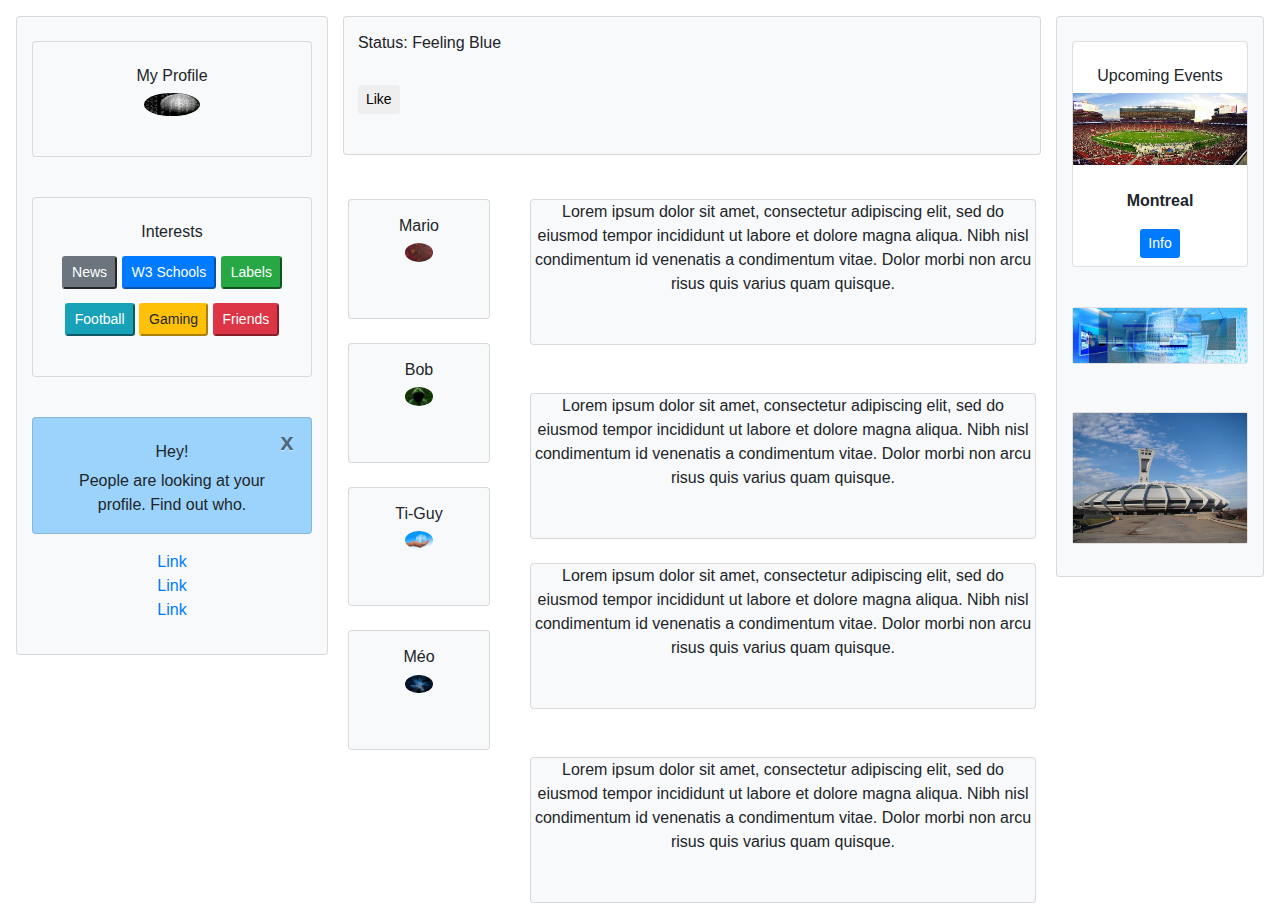
<file: Exercice05Juin2021/index.html>
<!-- index.html -->
<!-- Programmé par : Maxime Lacroix-Lemire -->
<!-- Dernière Mise À  Jour : 2021/01/24 -->
<!DOCTYPE html>
<html lang="fr-ca">
<head>
    <meta charset="UTF-8">
    <meta name="viewport" content="width=device-width, initial-scale=1.0">
    <title>Facebook homemade</title>
    <link rel="stylesheet" href="https://stackpath.bootstrapcdn.com/bootstrap/4.3.1/css/bootstrap.min.css" integrity="sha384-ggOyR0iXCbMQv3Xipma34MD+dH/1fQ784/j6cY/iJTQUOhcWr7x9JvoRxT2MZw1T" crossorigin="anonymous">
    <link rel="stylesheet" href="./style/css/style.css">
</head>
<body>
    <div class="container-fluid">
        <div class="row">
            <div class="col-xl-3 col-12">               
                <div class="row">
                    <div class="col-xl-12 card bg-light mb-3 cardBottom"></br>
                        <div class=" card bg-light mb-3"></br>    
                            <h6 class="text-center"> My Profile</h6>
                            <img src="image/image1.jpg" alt="" class="img-fluid rounded-circle grosseur mx-auto d-block"></br>
                        </div></br>
                        <div class="card bg-light mb-3 cardBottom"></br>
                            <h6 class="text-center">Interests</h6>
                            <ul class="btn-toolbar list-inline " role="toolbar">
                                <li class="btn-group monBtn btn">
                                    <button type="button" class="btn-secondary btn-sm mb-2 " style="outline-style: none;">News</button>
                                    <button type="button" class="btn-primary btn-sm mb-2 " style="outline-style: none;">W3 Schools</button>
                                    <button type="button" class="btn-success btn-sm mb-2 " style="outline-style: none;">Labels</button>
                                </li>
                            </ul>
                            <ul class="btn-toolbar list-inline" role="toolbar"></ul>
                                <li class="btn-group monBtn">
                                    <button type="button" class="btn-info btn-sm mb-2 " style="outline-style: none;">Football</button>
                                    <button type="button" class="btn-warning btn-sm mb-2 " style="outline-style: none;">Gaming</button>
                                    <button type="button" class="btn-danger btn-sm mb-2 " style="outline-style: none;">Friends</button>
                                </li>
                            </ul>
                        </div></br>
                        <div class="card bg-bleuPale mb-3"></br>
                            <h6 class="text-center">Hey!</h6>
                            <p class="text-center">People are looking at your</br> profile. Find out who.</p>
                            <button type="button" class="close">x</button>
                        </div>
                        <div class="text-center">
                            <a href="http://" target="_blank" rel="noopener noreferrer">Link</a></br>
                            <a href="http://" target="_blank" rel="noopener noreferrer">Link</a></br>
                            <a href="http://" target="_blank" rel="noopener noreferrer">Link</a></br>
                        </div>
                    </div>                                     
                </div>
            </div>               
            <div class="col-xl-7 col-12">
                <div class="row no-gutters">
                    <div class="col-xl-12 col-12 card cardBottom bg-light mb-4">
                        <p class="status">Status: Feeling Blue</p>                        
                        <button type="button" class="btn-sm mb-2 monBtn status" style="outline-style: none;">
                            <i class="far fa-thumbs-up"></i>
                            Like
                        </button>
                    </div>
                </div>
                <div class="row">
                    <div class="col-xl-3 col-3 card-body">
                        <div class="card cardBottom bg-light mb-4">
                            <h6 class="text-center mb-2 mt-3"> Mario</h6>
                            <img src="image/image2.jpg" alt="" class="img-fluid rounded-circle grosseur mx-auto d-block"></br>
                        </div>
                        <div class="card cardBottom bg-light mb-4">
                            <h6 class="text-center mb-2 mt-3"> Bob</h6>
                            <img src="image/image3.jpg" alt="" class="img-fluid rounded-circle grosseur mx-auto d-block"></br>
                        </div>
                        <div class="card cardBottom bg-light mb-4">
                            <h6 class="text-center mb-2 mt-3"> Ti-Guy</h6>
                            <img src="image/image4.jpg" alt="" class="img-fluid rounded-circle grosseur mx-auto d-block"></br>
                        </div>
                        <div class="card cardBottom bg-light mb-4">
                            <h6 class="text-center mb-2 mt-3"> Méo</h6>
                            <img src="image/image5.jpg" alt="" class="img-fluid rounded-circle grosseur mx-auto d-block"></br>
                        </div>
                    </div>
                    <div class="col-xl-9 col-9 card-body">
                        <div class="card cardBottom bg-light text-center mb-5">
                            <p>Lorem ipsum dolor sit amet, consectetur adipiscing elit, sed do eiusmod tempor incididunt ut labore et dolore magna aliqua. Nibh nisl condimentum id venenatis a condimentum vitae. Dolor morbi non arcu risus quis varius quam quisque.</p>
                        </div>
                        <div class="card cardBottom bg-light text-center mb-4">
                            <p>Lorem ipsum dolor sit amet, consectetur adipiscing elit, sed do eiusmod tempor incididunt ut labore et dolore magna aliqua. Nibh nisl condimentum id venenatis a condimentum vitae. Dolor morbi non arcu risus quis varius quam quisque.</p>
                        </div>
                        <div class="card cardBottom bg-light text-center mb-5">
                            <p>Lorem ipsum dolor sit amet, consectetur adipiscing elit, sed do eiusmod tempor incididunt ut labore et dolore magna aliqua. Nibh nisl condimentum id venenatis a condimentum vitae. Dolor morbi non arcu risus quis varius quam quisque.</p>
                        </div>
                        <div class="card cardBottom bg-light text-center">
                            <p>Lorem ipsum dolor sit amet, consectetur adipiscing elit, sed do eiusmod tempor incididunt ut labore et dolore magna aliqua. Nibh nisl condimentum id venenatis a condimentum vitae. Dolor morbi non arcu risus quis varius quam quisque.</p>
                        </div>
                    </div>
                </div>
            </div>            
            <div class="col-xl-2 col-12">
                <div class="row">
                    <div class="col-xl-12 card bg-light mb-3 cardBottom"></br>
                        <div class=" card mb-3"></br>    
                            <h6 class="text-center"> Upcoming Events</h6>
                            <img src="image/stadefootball.jpg" alt="" class="img-fluid mx-auto d-block"></br>
                            <p class="text-center font-weight-bold">Montreal</p>
                            <button type="button" class="btn-primary btn-sm mb-2 monBtn" style="outline-style: none;">Info</button>
                        </div></br>
                        <div class="card mb-5">
                            <img src="./image/presentation2.jpg" alt="" srcset="">
                        </div>
                        <div class="card">
                            <img src="./image/stademontreal.jpg" alt="Stade Montreal" srcset="">                        
                        </div>
                    </div>                                          
                </div>
            </div>
        </div>
    </div>
</body>
</html>
<script src="https://ajax.googleapis.com/ajax/libs/jquery/3.5.1/jquery.min.js"></script>
<script src="https://stackpath.bootstrapcdn.com/bootstrap/4.3.1/js/bootstrap.min.js" integrity="sha384-JjSmVgyd0p3pXB1rRibZUAYoIIy6OrQ6VrjIEaFf/nJGzIxFDsf4x0xIM+B07jRM" crossorigin="anonymous"></script
<script src="https://kit.fontawesome.com/68cd163438.js" crossorigin="anonymous"></script>
</file>
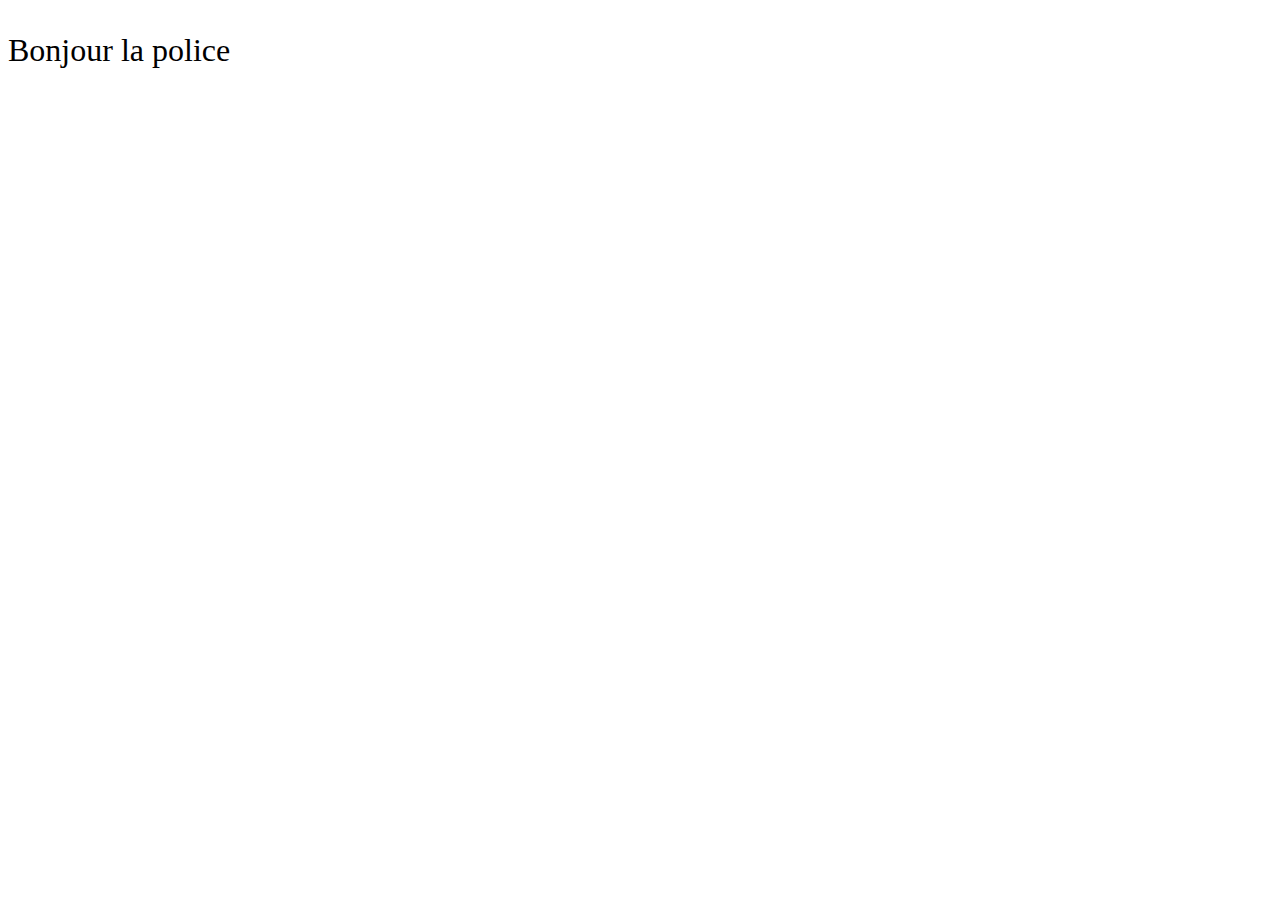
<file: Exercice12Juin2021/Exercice 1/index.html>
<!-- index.html -->
<!-- Programmé par : Maxime Lacroix-Lemire -->
<!-- Dernière Mise À  Jour :  2021/06/12 -->

<!DOCTYPE html>
<html lang="fr-ca">
<head>
    <meta charset="UTF-8">
    <meta http-equiv="X-UA-Compatible" content="IE=edge">
    <meta name="viewport" content="width=device-width, initial-scale=1.0">
    <link rel="stylesheet" href="./style/css/style.css">
    <title>Exercice 1</title>
</head>
<body>
    <p class="p__1">
        Bonjour la police
    </p>
</body>
</html>
</file>
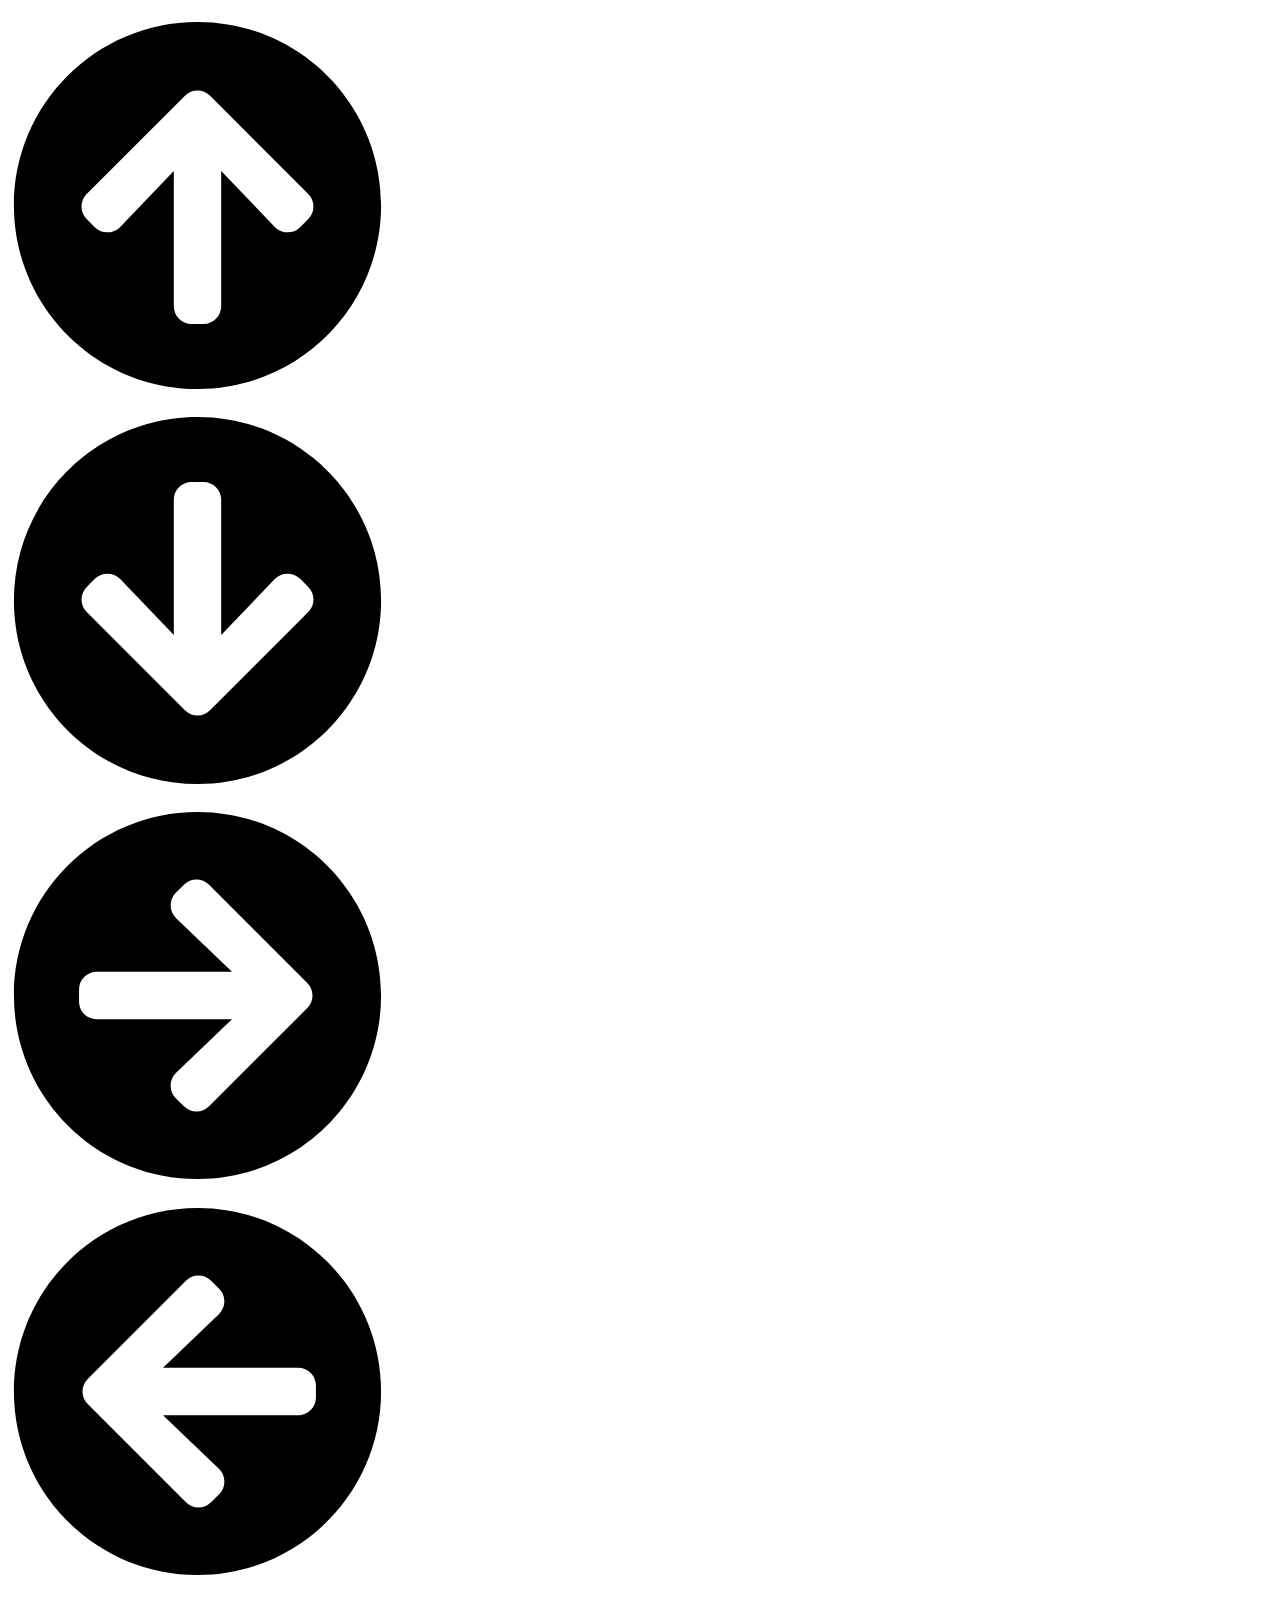
<file: Exercice12Juin2021/Exercice 2/index.html>
<!-- index.html -->
<!-- Programmé par : Maxime Lacroix-Lemire -->
<!-- Dernière Mise À  Jour :  2021/06/12 -->

<!DOCTYPE html>
<html lang="fr-ca">
<head>
    <meta charset="UTF-8">
    <meta http-equiv="X-UA-Compatible" content="IE=edge">
    <meta name="viewport" content="width=device-width, initial-scale=1.0">
    <link rel="stylesheet" href="./style/css/style.css">
    <title>Exercice 1</title>
</head>
<body>
    <p class="img__nord"></p>
    <p class="img__sud"></p>
    <p class="img__est"></p>
    <p class="img__ouest"></p>

</body>
</html>
</file>
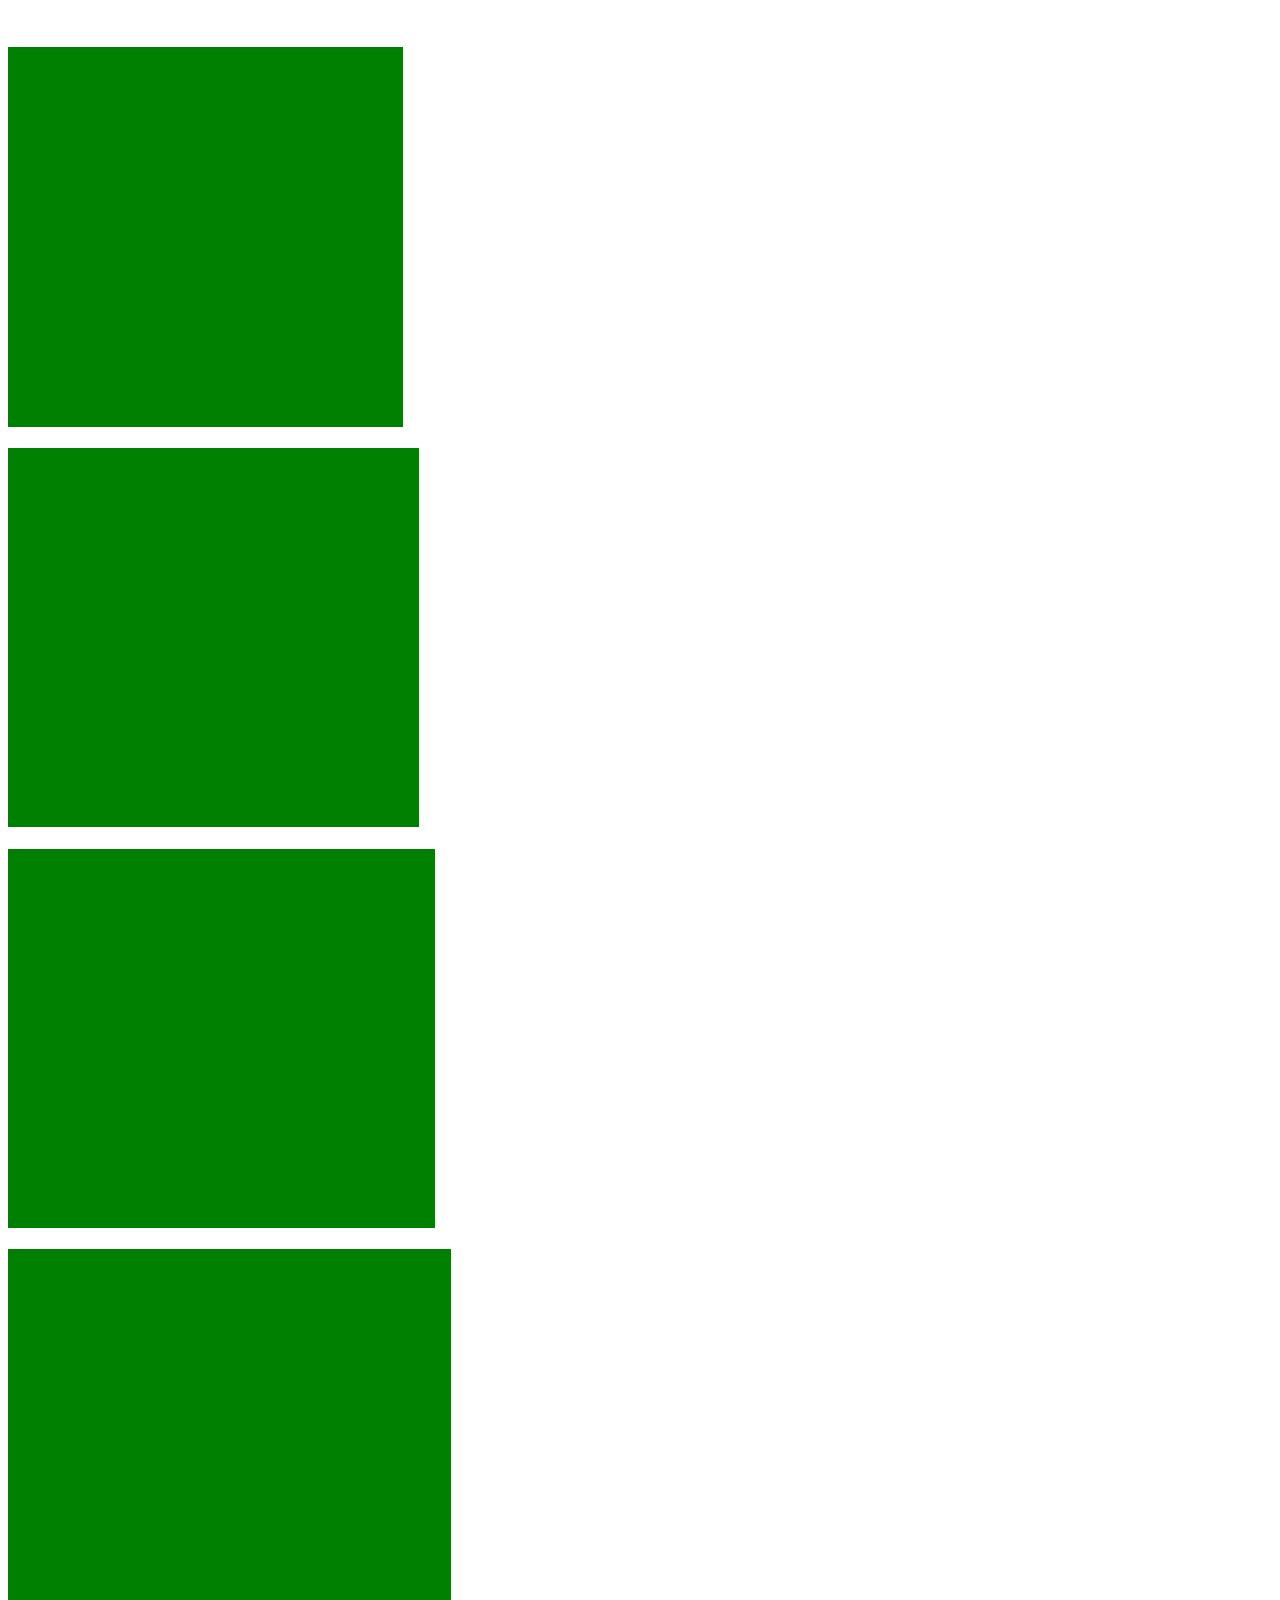
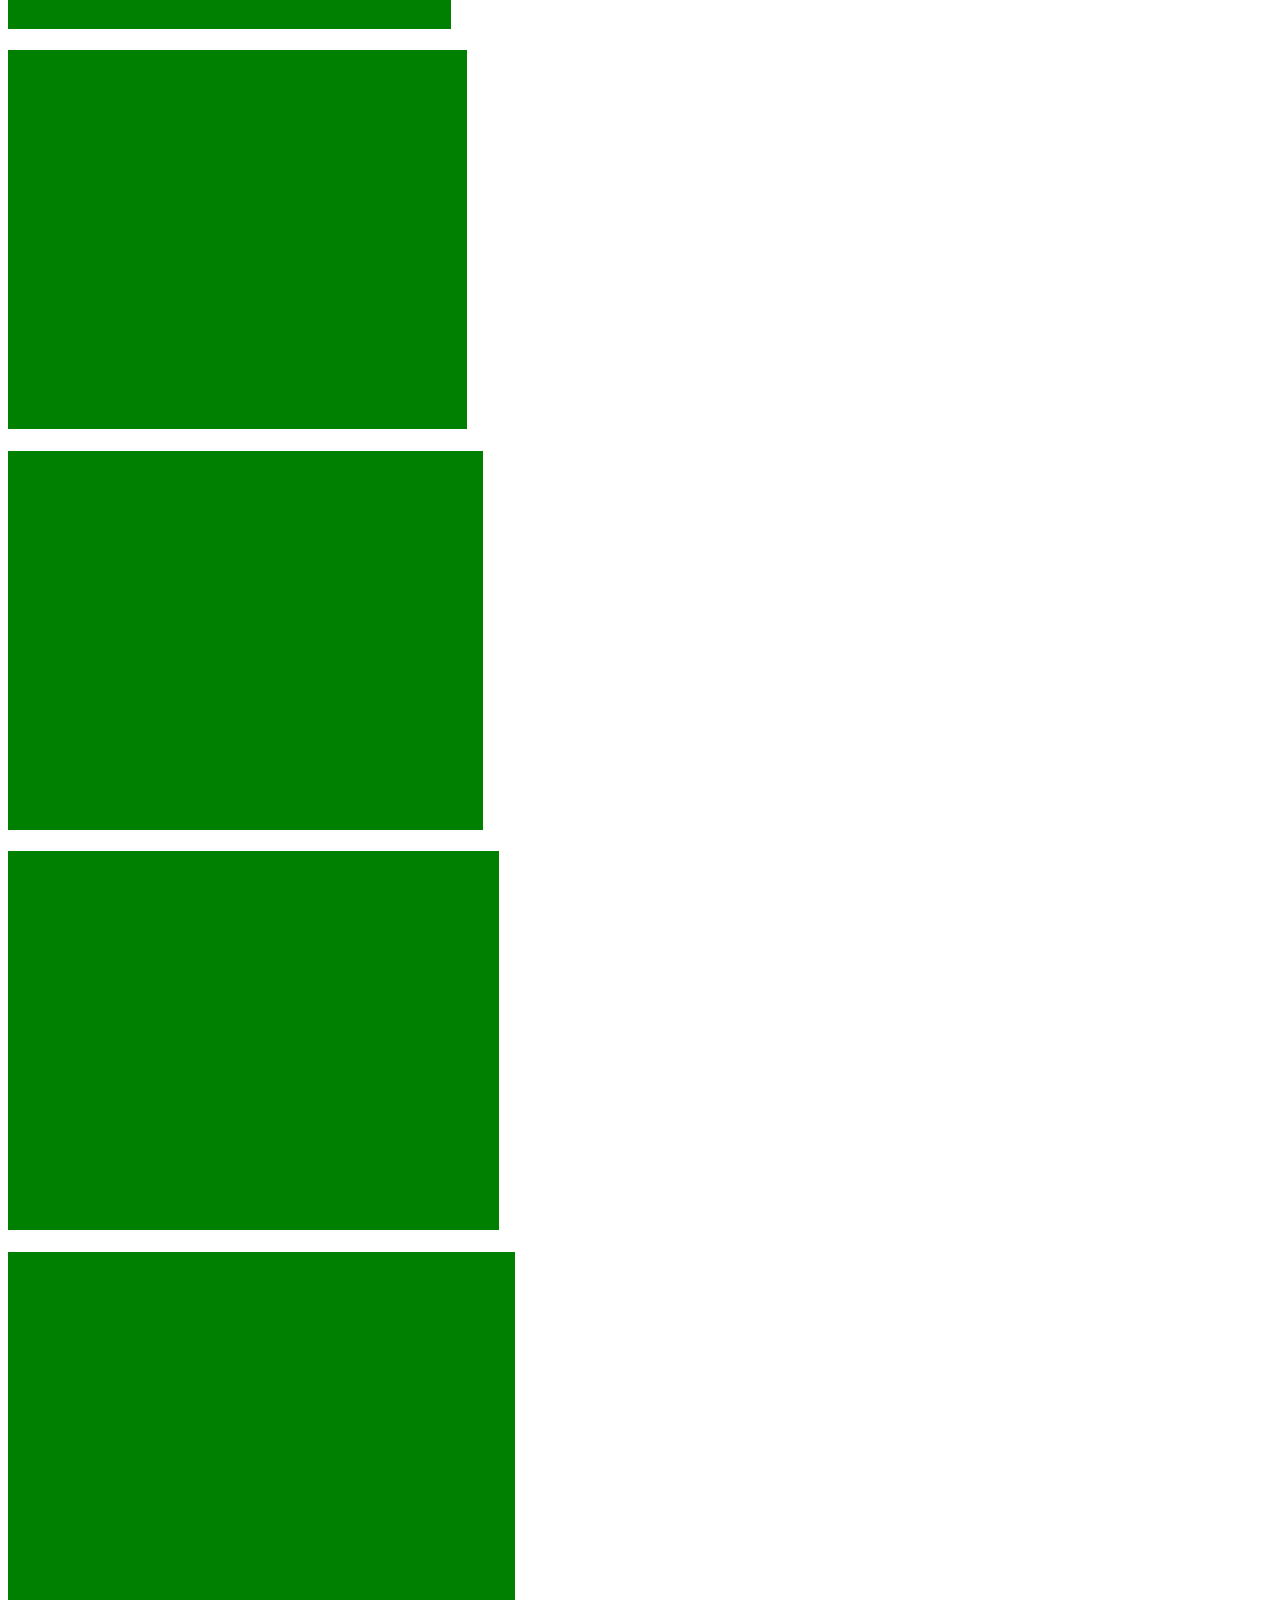
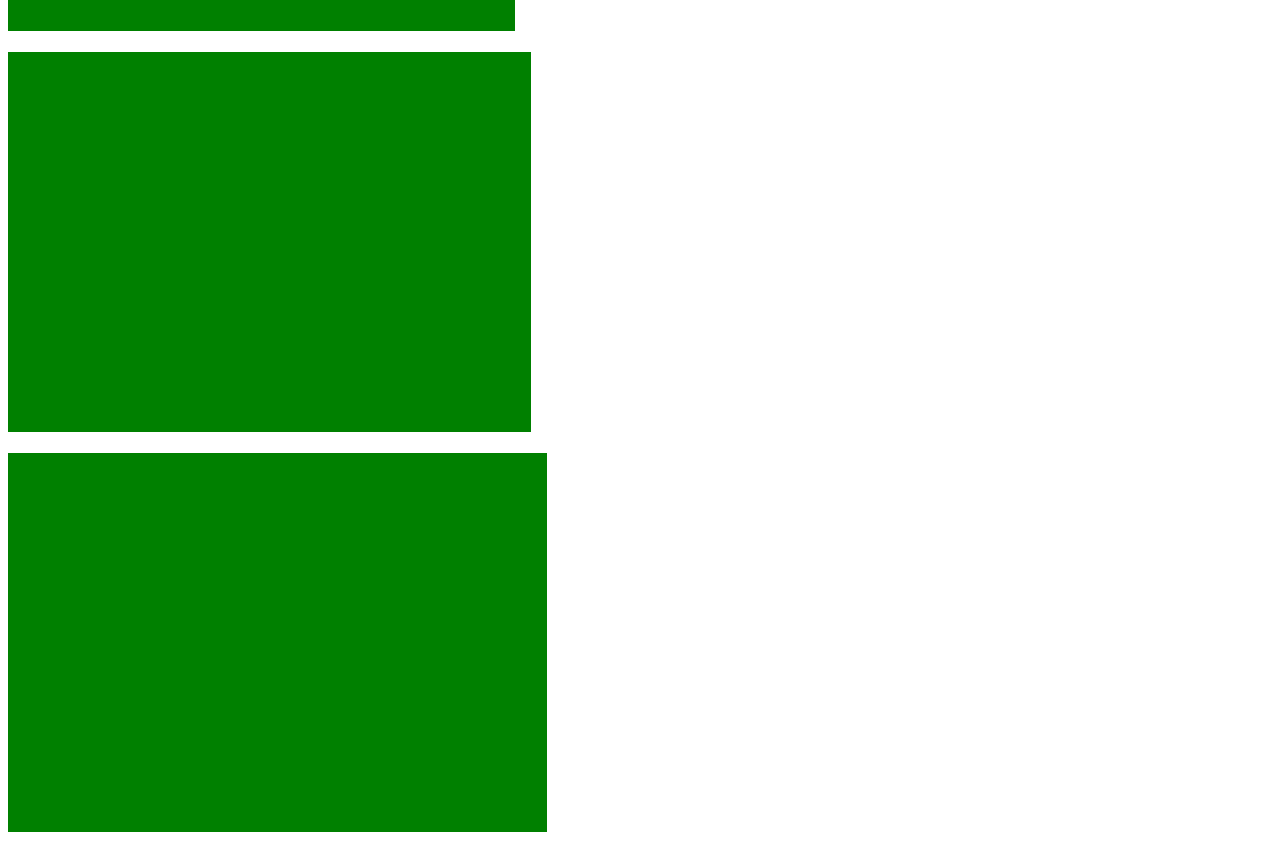
<file: Exercice12Juin2021/Exercice 3/index.html>
<!-- index.html -->
<!-- Programmé par : Maxime Lacroix-Lemire -->
<!-- Dernière Mise À  Jour :  2021/06/12 -->

<!DOCTYPE html>
<html lang="fr-ca">
<head>
    <meta charset="UTF-8">
    <meta http-equiv="X-UA-Compatible" content="IE=edge">
    <meta name="viewport" content="width=device-width, initial-scale=1.0">
    <title>Exercice 3</title>
    <link rel="stylesheet" href="./style/css/style.css">
</head>
<br>
    <h1 class="width__un">
        
    </h1>
    <h1 class="width__deux">
        
    </h1>
    <h1 class="width__trois">
        
    </h1>
    <h1 class="width__quatre">
        
    </h1>
    <h1 class="width__cinq">
        
    </h1>
    <h1 class="width__six">
        
    </h1>
    <h1 class="width__sept">
        
    </h1>
    <h1 class="width__huit">
        
    </h1>
    <h1 class="width__neuf">
        
    </h1>
    <h1 class="width__dix">
        
    </h1>
</body>
</html>
</file>
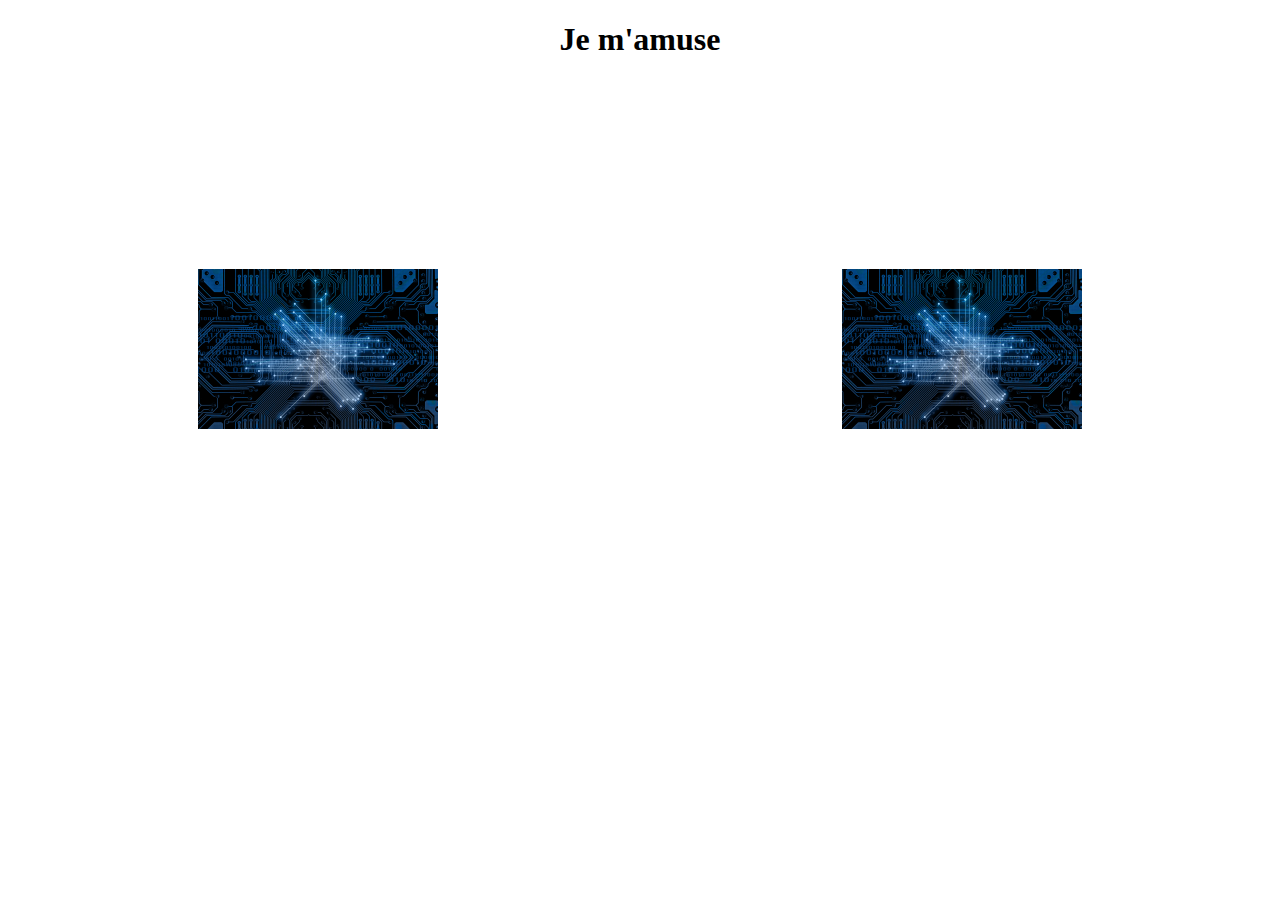
<file: Exercice12Juin2021/Exercice 4/index.html>
<!-- index.html -->
<!-- Programmé par : Maxime Lacroix-Lemire -->
<!-- Dernière Mise À  Jour :  2021/06/12 -->

<!DOCTYPE html>
<html lang="fr-ca">
<head>
    <meta charset="UTF-8">
    <meta http-equiv="X-UA-Compatible" content="IE=edge">
    <meta name="viewport" content="width=device-width, initial-scale=1.0">
    <title>Exerice 4</title>
    <link rel="stylesheet" href="./style/css/style.css">
</head>
<body>
    <h1 class="text-center">Je m'amuse</h1>
    <img src="./image/image5.jpg" alt="Photo" class="img__gauche">
    <img src="./image/image5.jpg" alt="Photo" class="img__droite">
</body>
</html>
</file>
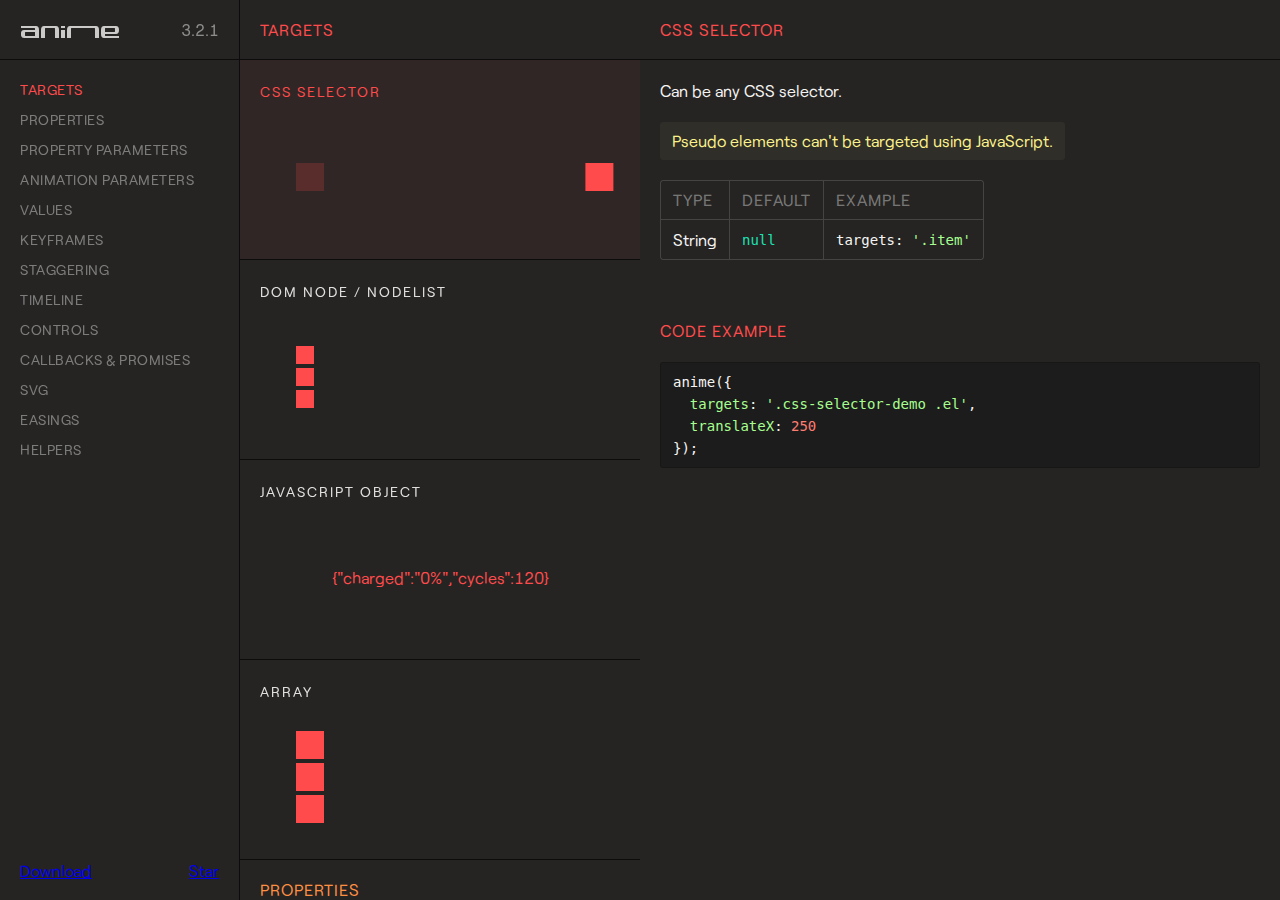
<file: Exercice01Mai2021/anime-master/documentation/index.html>
<!DOCTYPE html>
<html>
<head>
  <title>Documentation | anime.js</title>
  <meta charset="utf-8">
  <meta name="viewport" content="width=device-width, initial-scale=1, maximum-scale=1">

  <meta property="og:title" content="anime.js">
  <meta property="og:url" content="https://animejs.com">
  <meta property="og:description" content="Javascript animation engine">
  <meta property="og:image" content="https://animejs.com/documentation/assets/img/social-media-image.png">

  <meta name="twitter:card" content="summary_large_image">
  <meta name="twitter:site" content="@juliangarnier">
  <meta name="twitter:creator" content="@juliangarnier">
  <meta name="twitter:title" content="anime.js">
  <meta name="twitter:description" content="Javascript animation engine">
  <meta name="twitter:image" content="https://animejs.com/documentation/assets/img/social-media-image.png">

  <link rel="apple-touch-icon-precomposed" href="assets/img/apple-touch-icon.png">
  <link rel="icon" type="image/png" href="assets/img/favicon.png" >

  <link href="//cloud.typenetwork.com/projects/2160/fontface.css/" rel="stylesheet" type="text/css">

  <link href="assets/css/animejs.css" rel="stylesheet">
  <link href="assets/css/anime-theme.css" rel="stylesheet">
  <link href="assets/css/documentation.css" rel="stylesheet">

  <script src="../lib/anime.min.js"></script>
</head>
<body>
  <div class="content">
    <header class="header">
    <a class="logo" href="https://github.com/juliangarnier/anime/">
      <img class="anime-mini-logo" src="assets/img/anime-mini-logo.svg" />
      <span class="version-number"></span>
    </a>
    </header>
    <section class="pane sidebar">
      <nav class="navigation"></nav>
      <div class="sidebar-info">
        <a class="github-button" href="https://github.com/juliangarnier/anime/archive/master.zip" data-color-scheme="no-preference: dark; light: dark; dark: dark;" data-icon="octicon-cloud-download" aria-label="Download juliangarnier/anime on GitHub">Download</a>
        <a class="github-button" href="https://github.com/juliangarnier/anime" data-color-scheme="no-preference: dark; light: dark; dark: dark;" data-show-count="true" aria-label="Star juliangarnier/anime on GitHub">Star</a>
      </div>
    </section>
    <section class="pane demos">

<!-- TARGETS -->
<article id="targets" class="color-targets">
  <header>
    <h2 class="demos-title">Targets</h2>
  </header>

<div id="cssSelector" class="demo">
  <h3 class="demo-title">CSS Selector</h3>
  <div class="demo-description">
    <p>Can be any CSS selector.</p>
    <p class="bubble warning">Pseudo elements can't be targeted using JavaScript.</p>
    <table>
      <thead>
        <td>Type</td>
        <td>Default</td>
        <td>Example</td>
      </thead>
      <tr>
        <td>String</td>
        <td><code>null</code></td>
        <td><code>targets: '.item'</code></td>
      </tr>
    </table>
  </div>
  <div class="demo-content css-selector-demo">
    <div class="line">
      <div class="square shadow"></div>
      <div class="square el"></div>
    </div>
  </div>
  <script>var cssSelector = function() {
/*DEMO*/
anime({
  targets: '.css-selector-demo .el',
  translateX: 250
});
/*DEMO*/
}
  </script>

</div>

<div id="domNode" class="demo">
  <h3 class="demo-title">DOM Node / NodeList</h3>
  <div class="demo-description">
    <p>
      Can be any DOM Node or NodeList.
    </p>
    <table>
      <thead>
        <td>Type</td>
        <td>Default</td>
        <td>Example</td>
      </thead>
      <tr>
        <td>DOM Node</td>
        <td><code>null</code></td>
        <td><code>targets: el.querySelector('.item')</code></td>
      </tr>
      <tr>
        <td>NodeList</td>
        <td><code>null</code></td>
        <td><code>targets: el.querySelectorAll('.item')</code></td>
      </tr>
    </table>
  </div>
  <div class="demo-content dom-node-demo">
    <div class="line">
      <div class="small square shadow"></div>
      <div class="small square el"></div>
    </div>
    <div class="line">
      <div class="small square shadow"></div>
      <div class="small square el"></div>
    </div>
    <div class="line">
      <div class="small square shadow"></div>
      <div class="small square el"></div>
    </div>
  </div>
  <script>var domNode = function() {
/*DEMO*/
var elements = document.querySelectorAll('.dom-node-demo .el');

anime({
  targets: elements,
  translateX: 270
});
/*DEMO*/
}
  </script>
</div>

<div id="JSobject" class="demo">
  <h3 class="demo-title">JavaScript Object</h3>
  <div class="demo-description">
    <p>
      A JavaScript Object with at least one property containing a numerical value.
    </p>
    <table>
      <thead>
        <td>Type</td>
        <td>Default</td>
        <td>Example</td>
      </thead>
      <tr>
        <td>Object</td>
        <td><code>null</code></td>
        <td><code>targets: myObjectProp</code></td>
      </tr>
    </table>
  </div>
  <div class="demo-content">
    <pre class="battery-log">{"charged":"0%","cycles":120}</pre>
  </div>
  <script>var JSobject = function() {
/*DEMO*/
var logEl = document.querySelector('.battery-log');

var battery = {
  charged: '0%',
  cycles: 120
}

anime({
  targets: battery,
  charged: '100%',
  cycles: 130,
  round: 1,
  easing: 'linear',
  update: function() {
    logEl.innerHTML = JSON.stringify(battery);
  }
});
/*DEMO*/
}
  </script>
<script>
</script>
</div>

<div id="array" class="demo">
  <h3 class="demo-title">Array</h3>
  <div class="demo-description">
    <p>
      An array containing multiple targets.
    </p>
    <p class="bubble info">
      Accepts mixed types. E.g. <code>['.el', domNode, jsObject]</code>
    </p>
    <table>
      <thead>
        <td>Type</td>
        <td>Default</td>
        <td>Example</td>
      </thead>
      <tr>
        <td>Array</td>
        <td><code>null</code></td>
        <td><code>targets: ['.item', el.getElementById('#thing')]</code></td>
      </tr>
    </table>
  </div>
  <div class="demo-content mixed-array-demo">
    <div class="line">
      <div class="square shadow"></div>
      <div class="square el el-01"></div>
    </div>
    <div class="line">
      <div class="square shadow"></div>
      <div class="square el el-02"></div>
    </div>
    <div class="line">
      <div class="square shadow"></div>
      <div class="square el el-03"></div>
    </div>
  </div>
  <script>var array = function() {
/*DEMO*/
var el = document.querySelector('.mixed-array-demo .el-01');

anime({
  targets: [el, '.mixed-array-demo .el-02', '.mixed-array-demo .el-03'],
  translateX: 250
});
/*DEMO*/
}
  </script>

</div>

</article>
<!-- -->

<!-- ANIMATABLE PROPERTIES -->
<article id="properties" class="color-properties">
<header>
  <h2 class="demos-title">Properties</h2>
</header>

<div id="cssProperties" class="demo">
  <h3 class="demo-title">CSS Properties</h3>
  <div class="demo-description">
    <p>
      Any CSS properties can be animated.
    </p>
    <p class="bubble warning">
      Most CSS properties will cause layout changes or repaint, and will result in choppy animation.
      Prioritize opacity and CSS transforms as much as possible.
    </p>
    <p>More details about accepted values in the <a class="color-values" href="#unitlessValue">values</a> section.</p>
    <table>
      <thead>
        <td>Example</td>
        <td>value</td>
      </thead>
      <tr>
        <td><code>opacity</code></td>
        <td><code>.5</code></td>
      </tr>
      <tr>
        <td><code>left</code></td>
        <td><code>'100px'</code></td>
      </tr>
    </table>
  </div>
  <div class="demo-content css-prop-demo">
    <div class="large square shadow"></div>
    <div class="large square el"></div>
  </div>
  <script>var cssProperties = function() {
/*DEMO*/
anime({
  targets: '.css-prop-demo .el',
  left: '240px',
  backgroundColor: '#FFF',
  borderRadius: ['0%', '50%'],
  easing: 'easeInOutQuad'
});
/*DEMO*/
}
  </script>
</div>

<div id="CSStransforms" class="demo">
  <h3 class="demo-title">CSS Transforms</h3>
  <div class="demo-description">
    <p>
      Animate CSS transforms properties individually.
    </p>
    <p class="bubble info">
      It's possible to specify different timing for each transforms properties, more details in the <a class="color-prop-params" href="#specificPropParameters">specific property parameters</a> section.
    </p>
    <p>More details about accepted values in the <a class="color-values" href="#unitlessValue">values</a> section.</p>
    <table>
      <thead>
        <td>Valid properties</td>
        <td>Default unit</td>
      </thead>
      <tr><td><code>'translateX'</code></td><td><code>'px'</code></td></tr>
      <tr><td><code>'translateY'</code></td><td><code>'px'</code></td></tr>
      <tr><td><code>'translateZ'</code></td><td><code>'px'</code></td></tr>
      <tr><td><code>'rotate'</code></td><td><code>'deg'</code></td></tr>
      <tr><td><code>'rotateX'</code></td><td><code>'deg'</code></td></tr>
      <tr><td><code>'rotateY'</code></td><td><code>'deg'</code></td></tr>
      <tr><td><code>'rotateZ'</code></td><td><code>'deg'</code></td></tr>
      <tr><td><code>'scale'</code></td><td><code>—</code></td></tr>
      <tr><td><code>'scaleX'</code></td><td><code>—</code></td></tr>
      <tr><td><code>'scaleY'</code></td><td><code>—</code></td></tr>
      <tr><td><code>'scaleZ'</code></td><td><code>—</code></td></tr>
      <tr><td><code>'skew'</code></td><td><code>'deg'</code></td></tr>
      <tr><td><code>'skewX'</code></td><td><code>'deg'</code></td></tr>
      <tr><td><code>'skewY'</code></td><td><code>'deg'</code></td></tr>
      <tr><td><code>'perspective'</code></td><td><code>'px'</code></td></tr>
    </table>
  </div>
  <div class="demo-content css-transforms-demo">
    <div class="square shadow"></div>
    <div class="square el"></div>
  </div>
  <script>var CSStransforms = function() {
/*DEMO*/
anime({
  targets: '.css-transforms-demo .el',
  translateX: 250,
  scale: 2,
  rotate: '1turn'
});
/*DEMO*/
}
  </script>
</div>

<div id="JSobjProp" class="demo">
  <h3 class="demo-title">Object properties</h3>
  <div class="demo-description">
    <p>
      Any Object property containing a numerical value can be animated.<br>
      More details about accepted values in the <a class="color-values" href="#unitlessValue">values</a> section.
    </p>
    <table>
      <thead>
        <td>Example</td>
        <td>value</td>
      </thead>
      <tr>
        <td><code>prop1</code></td>
        <td><code>50</code></td>
      </tr>
      <tr>
        <td><code>'prop2'</code></td>
        <td><code>'100%'</code></td>
      </tr>
    </table>
  </div>
  <div class="demo-content">
    <pre class="js-object-log">{"prop1":0,"prop2":"0%"}</pre>
  </div>
  <script>var JSobjProp = function() {
/*DEMO*/
var objPropLogEl = document.querySelector('.js-object-log');

var myObject = {
  prop1: 0,
  prop2: '0%'
}

anime({
  targets: myObject,
  prop1: 50,
  prop2: '100%',
  easing: 'linear',
  round: 1,
  update: function() {
    objPropLogEl.innerHTML = JSON.stringify(myObject);
  }
});
/*DEMO*/
}
  </script>
</div>

<div id="domAttr" class="demo">
  <h3 class="demo-title">DOM Attributes</h3>
  <div class="demo-description">
    <p>
      Any DOM Attributes containing a numerical value can be animated.<br>
      More details about accepted values in the <a class="color-values" href="#unitlessValue">values</a> section.
    </p>
    <table>
      <thead>
        <td>Example</td>
        <td>value</td>
      </thead>
      <tr>
        <td><code>value</code></td>
        <td><code>1000</code></td>
      </tr>
      <tr>
        <td><code>volume</code></td>
        <td><code>0</code></td>
      </tr>
      <tr>
        <td><code>data-custom</code></td>
        <td><code>'3 dogs'</code></td>
      </tr>
    </table>
  </div>
  <div class="demo-content dom-attribute-demo">
    <input class="el text-output" value="0"></input>
  </div>
  <script>var domAttr = function() {
/*DEMO*/
anime({
  targets: '.dom-attribute-demo input',
  value: [0, 1000],
  round: 1,
  easing: 'easeInOutExpo'
});
/*DEMO*/
}
  </script>
</div>

<div id="svgAttr" class="demo">
  <h3 class="demo-title">SVG Attributes</h3>
  <div class="demo-description">
    <p>
      Like any other <a class="color-properties" href="#domAttr">DOM attributes</a>, all SVG attributes containing at least one numerical value can be animated.<br>
      More details about accepted values in the <a class="color-values" href="#unitlessValue">values</a> section and SVG animation in the <a class="color-svg" href="#motionPath">SVG</a> section.
    </p>
    <table>
      <thead>
        <td>Example</td>
        <td>value</td>
      </thead>
      <tr>
        <td><code>points</code></td>
        <td><code>'64 68.64 8.574 100 63.446 67.68 64 4 64.554 67.68 119.426 100'</code></td>
      </tr>
      <tr>
        <td><code>scale</code></td>
        <td><code>1</code></td>
      </tr>
      <tr>
        <td><code>baseFrequency</code></td>
        <td><code>0</code></td>
      </tr>
    </table>
  </div>
  <div class="demo-content align-center svg-attributes-demo">
<svg width="128" height="128" viewBox="0 0 128 128">
  <filter id="displacementFilter">
    <feTurbulence type="turbulence" baseFrequency=".05" numOctaves="2" result="turbulence"/>
    <feDisplacementMap in2="turbulence" in="SourceGraphic" scale="15" xChannelSelector="R" yChannelSelector="G"/>
  </filter>
  <polygon points="64 68.64 8.574 100 63.446 67.68 64 4 64.554 67.68 119.426 100" style="filter: url(#displacementFilter)" fill="currentColor"/>
</svg>
  </div>
  <script>var svgAttr = function() {
  // Needed to reset demo
  var polyEl = document.querySelector('.svg-attributes-demo polygon');
  var feTurbulenceEl = document.querySelector('feTurbulence');
  var feDisplacementMap = document.querySelector('feDisplacementMap');
  polyEl.setAttribute('points', '64 68.64 8.574 100 63.446 67.68 64 4 64.554 67.68 119.426 100');
  feTurbulenceEl.setAttribute('baseFrequency', '.05');
  feDisplacementMap.setAttribute('scale', '15');
/*DEMO*/
anime({
  targets: ['.svg-attributes-demo polygon', 'feTurbulence', 'feDisplacementMap'],
  points: '64 128 8.574 96 8.574 32 64 0 119.426 32 119.426 96',
  baseFrequency: 0,
  scale: 1,
  loop: true,
  direction: 'alternate',
  easing: 'easeInOutExpo'
});
/*DEMO*/
}
  </script>

</div>

</article>
<!-- -->

<!-- PROPERTY PARAMETERS -->
<article id="propertyParameters" class="color-prop-params">
  <header>
    <h2 class="demos-title">Property parameters</h2>
  </header>

<div id="duration" class="demo">
  <h3 class="demo-title">Duration</h3>
  <div class="demo-description">
    <p>
      Defines the duration in milliseconds of the animation.
    </p>
    <table>
      <thead>
        <td>Type</td>
        <td>Default</td>
        <td>Example</td>
      </thead>
      <tr>
        <td>Number</td>
        <td><code>1000</code></td>
        <td><code>3000</code></td>
      </tr>
      <tr>
        <td>anime.stagger</td>
        <td>See <a class="color-staggering" href="#staggeringBasics">staggering</a> section</td>
        <td><code>anime.stagger(150)</code></td>
      </tr>
      <tr>
        <td>Function</td>
        <td>See <a class="color-prop-params" href="#functionBasedParameters">function based parameters</a> section</td>
        <td><code>(el, i) => i * 150</code></td>
      </tr>
    </table>
  </div>
  <div class="demo-content duration-demo">
    <div class="label">3000 ms</div>
    <div class="square shadow"></div>
    <div class="square el"></div>
  </div>
  <script>var duration = function() {
/*DEMO*/
anime({
  targets: '.duration-demo .el',
  translateX: 250,
  duration: 3000
});
/*DEMO*/
}
  </script>
</div>

<div id="delay" class="demo">
  <h3 class="demo-title">Delay</h3>
  <div class="demo-description">
    <p>
      Defines the delay in milliseconds of the animation.
    </p>
    <table>
      <thead>
        <td>Type</td>
        <td>Default</td>
        <td>Example</td>
      </thead>
      <tr>
        <td>Number</td>
        <td><code>0</code></td>
        <td><code>1000</code></td>
      </tr>
      <tr>
        <td>anime.stagger</td>
        <td>See <a class="color-staggering" href="#staggeringBasics">staggering</a> section</td>
        <td><code>anime.stagger(150)</code></td>
      </tr>
      <tr>
        <td>Function</td>
        <td>See <a class="color-prop-params" href="#functionBasedParameters">function based parameters</a> section</td>
        <td><code>(el, i) => i * 150</code></td>
      </tr>
    </table>
  </div>
  <div class="demo-content delay-demo">
    <div class="label">1000 ms</div>
    <div class="square shadow"></div>
    <div class="square el"></div>
  </div>
  <script>var delay = function() {
/*DEMO*/
anime({
  targets: '.delay-demo .el',
  translateX: 250,
  delay: 1000
});
/*DEMO*/
}
  </script>
</div>

<div id="endDelay" class="demo">
  <h3 class="demo-title">end delay</h3>
  <div class="demo-description">
    <p>
      Adds some extra time in milliseconds at the end of the animation.
    </p>
    <table>
      <thead>
        <td>Type</td>
        <td>Default</td>
        <td>Example</td>
      </thead>
      <tr>
        <td>Number</td>
        <td><code>0</code></td>
        <td><code>1000</code></td>
      </tr>
      <tr>
        <td>anime.stagger</td>
        <td>See <a class="color-staggering" href="#staggeringBasics">staggering</a> section</td>
        <td><code>anime.stagger(150)</code></td>
      </tr>
      <tr>
        <td>Function</td>
        <td>See <a class="color-prop-params" href="#functionBasedParameters">function based parameters</a> section</td>
        <td><code>(el, i) => i * 150</code></td>
      </tr>
    </table>
  </div>
  <div class="demo-content end-delay-demo">
    <div class="label">1000 ms</div>
    <div class="square shadow"></div>
    <div class="square el"></div>
  </div>
  <script>var endDelay = function() {
/*DEMO*/
anime({
  targets: '.end-delay-demo .el',
  translateX: 250,
  endDelay: 1000,
  direction: 'alternate'
});
/*DEMO*/
}
  </script>

</div>

<div id="easing" class="demo">
  <h3 class="demo-title">Easing</h3>
  <div class="demo-description">
    <p>
      Defines the timing function of the animation.
    </p>
    <p class="bubble info">
      Check out the <a class="color-easings" href="#linearEasing">easings</a> section for a complete list of available easing and parameters.
    </p>
    <table>
      <thead>
        <td>Type</td>
        <td>Default</td>
        <td>Example</td>
      </thead>
      <tr>
        <td>String</td>
        <td><code>'easeOutElastic(1, .5)'</code></td>
        <td><code>easing: 'easeInOutQuad'</code></td>
      </tr>
    </table>
  </div>
  <div class="demo-content easing-demo">
    <div class="label">easeInOutExpo</div>
    <div class="square shadow"></div>
    <div class="square el"></div>
  </div>
  <script>var easing = function() {
/*DEMO*/
anime({
  targets: '.easing-demo .el',
  translateX: 250,
  easing: 'easeInOutExpo'
});
/*DEMO*/
}
  </script>

</div>

<div id="round" class="demo">
  <h3 class="demo-title">Round</h3>
  <div class="demo-description">
    <p>
      Rounds up the value to x decimals.
    </p>
    <table>
      <thead>
        <td>Type</td>
        <td>Default</td>
        <td>Example</td>
      </thead>
      <tr>
        <td>Number</td>
        <td><code>0</code></td>
        <td><code>round: 10</code></td>
      </tr>
    </table>
  </div>
  <div class="demo-content">
    <pre class="round-log">0</pre>
  </div>
  <script>var round = function() {
/*DEMO*/
var roundLogEl = document.querySelector('.round-log');

anime({
  targets: roundLogEl,
  innerHTML: [0, 10000],
  easing: 'linear',
  round: 10 // Will round the animated value to 1 decimal
});
/*DEMO*/
}
  </script>
</div>

<div id="specificPropParameters" class="demo">
  <h3 class="demo-title">Specific property parameters</h3>
  <div class="demo-description">
    <p>
      Defines specific parameters to each property of the animation using an Object as value.<br>
      Other properties that aren't specified in the Object are inheritted from the main animation.
    </p>
    <table>
      <thead>
        <td>Type</td>
        <td>Example</td>
      </thead>
      <tr>
        <td>Object</td>
<td><code>rotate: {
  value: 360,
  duration: 1800,
  easing: 'easeInOutSine'
}</code></td>
      </tr>
    </table>
  </div>
  <div class="demo-content specific-prop-params-demo">
    <div class="square shadow"></div>
    <div class="square el"></div>
  </div>
  <script>var specificPropParameters = function() {
/*DEMO*/
anime({
  targets: '.specific-prop-params-demo .el',
  translateX: {
    value: 250,
    duration: 800
  },
  rotate: {
    value: 360,
    duration: 1800,
    easing: 'easeInOutSine'
  },
  scale: {
    value: 2,
    duration: 1600,
    delay: 800,
    easing: 'easeInOutQuart'
  },
  delay: 250 // All properties except 'scale' inherit 250ms delay
});
/*DEMO*/
}
  </script>

</div>

<div id="functionBasedParameters" class="demo">
  <h3 class="demo-title">Function based parameters</h3>
  <div class="demo-description">
    <p>
      Get different values for every target and property of the animation.
    </p>
    <p>
      The function accepts 3 arguments:
    </p>
    <table>
      <thead>
        <td>Arguments</td>
        <td>Infos</td>
      </thead>
      <tr>
        <td><code>target</code></td>
        <td>The curent animated targeted element</td>
      </tr>
      <tr>
        <td><code>index</code></td>
        <td>The index of the animated targeted element</td>
      </tr>
      <tr>
        <td><code>targetsLength</code></td>
        <td>The total number of animated targets</td>
      </tr>
    </table>
    <p class="bubble info">
      See <a class="color-staggering" href="#staggeringBasics">staggering</a> section for easier values manipulation.
    </p>
  </div>
  <div class="demo-content function-based-params-demo">
    <div class="line">
      <div class="small label">delay = 0 * 100</div>
      <div class="small square shadow"></div>
      <div class="small square el"></div>
    </div>
    <div class="line">
      <div class="small label">delay = 1 * 100</div>
      <div class="small square shadow"></div>
      <div class="small square el"></div>
    </div>
    <div class="line">
      <div class="small label">delay = 2 * 100</div>
      <div class="small square shadow"></div>
      <div class="small square el"></div>
    </div>
  </div>
  <script>var functionBasedParameters = function() {
/*DEMO*/
anime({
  targets: '.function-based-params-demo .el',
  translateX: 270,
  direction: 'alternate',
  loop: true,
  delay: function(el, i, l) {
    return i * 100;
  },
  endDelay: function(el, i, l) {
    return (l - i) * 100;
  }
});
/*DEMO*/
}
  </script>

</div>

</article>
<!-- -->

<!-- ANIMATION PARAMETERS -->
<article id="animationParameters" class="color-anim-params">
  <header>
    <h2 class="demos-title">Animation parameters</h2>
  </header>

<div id="direction" class="demo">
  <h3 class="demo-title">Direction</h3>
  <div class="demo-description">
    <p>
      Defines the direction of the animation.
    </p>
    <table>
      <thead>
        <td>Accepts</td>
        <td>Infos</td>
      </thead>
      <tr>
        <td><code>'normal'</code></td>
        <td>Animation progress goes from 0 to 100%</td>
      </tr>
      <tr>
        <td><code>'reverse'</code></td>
        <td>Animation progress goes from 100% to 0%</td>
      </tr>
      <tr>
        <td><code>'alternate'</code></td>
        <td>Animation progress goes from 0% to 100% then goes back to 0%</td>
      </tr>
    </table>
  </div>
  <div class="demo-content">
    <div class="line">
      <div class="label">normal</div>
      <div class="square shadow"></div>
      <div class="square el dir-normal"></div>
    </div>
    <div class="line">
      <div class="label">reverse</div>
      <div class="square shadow"></div>
      <div class="square el dir-reverse"></div>
    </div>
    <div class="line">
      <div class="label">alternate</div>
      <div class="square shadow"></div>
      <div class="square el dir-alternate"></div>
    </div>
  </div>
  <script>var direction = function() {
/*DEMO*/
anime({
  targets: '.dir-normal',
  translateX: 250,
  easing: 'easeInOutSine'
});

anime({
  targets: '.dir-reverse',
  translateX: 250,
  direction: 'reverse',
  easing: 'easeInOutSine'
});

anime({
  targets: '.dir-alternate',
  translateX: 250,
  direction: 'alternate',
  easing: 'easeInOutSine'
});
/*DEMO*/
}
  </script>

</div>

<div id="loop" class="demo">
  <h3 class="demo-title">Loop</h3>
  <div class="demo-description">
    <p>
      Defines the number of iterations of your animation.
    </p>
    <table>
      <thead>
        <td>Accepts</td>
        <td>Infos</td>
      </thead>
      <tr>
        <td><code>Number</code></td>
        <td>The number of iterations</td>
      </tr>
      <tr>
        <td><code>true</code></td>
        <td>Loop indefinitely</td>
      </tr>
    </table>
  </div>
  <div class="demo-content">
    <div class="line">
      <div class="small label">normal 3 times</div>
      <div class="small square shadow"></div>
      <div class="small square el loop"></div>
    </div>
    <div class="line">
      <div class="small label">reverse 3 times</div>
      <div class="small square shadow"></div>
      <div class="small square el loop-reverse"></div>
    </div>
    <div class="line">
      <div class="small label">alternate 3 times</div>
      <div class="small square shadow"></div>
      <div class="small square el loop-alternate"></div>
    </div>
    <div class="line">
      <div class="small label">normal inifinite</div>
      <div class="small square shadow"></div>
      <div class="small square el loop-infinity"></div>
    </div>
    <div class="line">
      <div class="small label">inifinite reverse</div>
      <div class="small square shadow"></div>
      <div class="small square el loop-reverse-infinity"></div>
    </div>
    <div class="line">
      <div class="small label">inifinite alternate</div>
      <div class="small square shadow"></div>
      <div class="small square el loop-alternate-infinity"></div>
    </div>
  </div>
  <script>var loop = function() {
/*DEMO*/
anime({
  targets: '.loop',
  translateX: 270,
  loop: 3,
  easing: 'easeInOutSine'
});

anime({
  targets: '.loop-infinity',
  translateX: 270,
  loop: true,
  easing: 'easeInOutSine'
});

anime({
  targets: '.loop-reverse',
  translateX: 270,
  loop: 3,
  direction: 'reverse',
  easing: 'easeInOutSine'
});

anime({
  targets: '.loop-reverse-infinity',
  translateX: 270,
  direction: 'reverse',
  loop: true,
  easing: 'easeInOutSine'
});

anime({
  targets: '.loop-alternate',
  translateX: 270,
  loop: 3,
  direction: 'alternate',
  easing: 'easeInOutSine'
});

anime({
  targets: '.loop-alternate-infinity',
  translateX: 270,
  direction: 'alternate',
  loop: true,
  easing: 'easeInOutSine'
});
/*DEMO*/
}
  </script>
</div>

<div id="autoplay" class="demo">
  <h3 class="demo-title">Autoplay</h3>
  <div class="demo-description">
    <p>
      Defines if the animation should automatically starts or not.
    </p>
    <table>
      <thead>
        <td>Accepts</td>
        <td>Infos</td>
      </thead>
      <tr>
        <td><code>true</code></td>
        <td>Automatically starts the animation</td>
      </tr>
      <tr>
        <td><code>false</code></td>
        <td>Animation is paused by default</td>
      </tr>
    </table>
  </div>
  <div class="demo-content">
    <div class="line">
      <div class="label">autoplay: true</div>
      <div class="square shadow"></div>
      <div class="square el autoplay-true"></div>
    </div>
    <div class="line">
      <div class="label">autoplay: false</div>
      <div class="square shadow"></div>
      <div class="square el autoplay-false"></div>
    </div>
  </div>
  <script>var autoplay = function() {
/*DEMO*/
anime({
  targets: '.autoplay-true',
  translateX: 250,
  autoplay: true,
  easing: 'easeInOutSine'
});

anime({
  targets: '.autoplay-false',
  translateX: 250,
  autoplay: false,
  easing: 'easeInOutSine'
});
/*DEMO*/
}
  </script>
</div>

</article>
<!-- -->

<!-- VALUES -->
<article id="values" class="color-values">
<header>
  <h2 class="demos-title">Values</h2>
</header>

<div id="unitlessValue" class="demo">
  <h3 class="demo-title">Unitless</h3>
  <div class="demo-description">
    <p>
      If the original value has a unit, it will be automatically added to the animated value.
    </p>
    <table>
      <thead>
        <td>Type</td>
        <td>Example</td>
      </thead>
      <tr>
        <td>Number</td>
        <td><code>translateX: 250</code></td>
      </tr>
    </table>
  </div>
  <div class="demo-content unitless-values-demo">
    <div class="circle shadow"></div>
    <div class="circle el"></div>
  </div>
  <script>var unitlessValue = function() {
/*DEMO*/
anime({
  targets: '.unitless-values-demo .el',
  translateX: 250, // -> '250px'
  rotate: 540 // -> '540deg'
});
/*DEMO*/
}
  </script>

</div>

<div id="specificUnitValue" class="demo">
  <h3 class="demo-title">Specific unit</h3>
  <div class="demo-description">
    <p>
      Forces the animation to use a certain unit and will automatically convert the initial target value.
    </p>
    <p class="bubble warning">
      Conversion accuracy can vary depending of the unit used.<br>
      You can also define the initial value of the animation directly using an array, see the <a href="#fromToValues" class="color-values">from to values</a> section.
    </p>
    <table>
      <thead>
        <td>Type</td>
        <td>Example</td>
      </thead>
      <tr>
        <td>String</td>
        <td><code>width: '100%'</code></td>
      </tr>
    </table>
  </div>
  <div class="demo-content specific-unit-values-demo">
    <div class="square shadow"></div>
    <div class="square el"></div>
  </div>
  <script>var specificUnitValue = function() {
/*DEMO*/
anime({
  targets: '.specific-unit-values-demo .el',
  width: '100%', // -> from '28px' to '100%',
  easing: 'easeInOutQuad',
  direction: 'alternate',
  loop: true
});
/*DEMO*/
}
  </script>

</div>

<div id="relativeValues" class="demo">
  <h3 class="demo-title">Relative</h3>
  <div class="demo-description">
    <p>
      Adds, substracts or multiplies the original value.
    </p>
    <table>
      <thead>
        <td>Accepts</td>
        <td>Effect</td>
        <td>Example</td>
      </thead>
      <tr>
        <td><code>'+='</code></td>
        <td>Add</td>
        <td><code>'+=100'</code></td>
      </tr>
      <tr>
        <td><code>'-='</code></td>
        <td>Substract</td>
        <td><code>'-=2turn'</code></td>
      </tr>
      <tr>
        <td><code>'*='</code></td>
        <td>Multiply</td>
        <td><code>'*=10'</code></td>
      </tr>
    </table>
  </div>
  <div class="demo-content">
    <div class="circle shadow"></div>
    <div class="circle el relative-values"></div>
  </div>
  <script>var relativeValues = function() {
/*DEMO*/
var relativeEl = document.querySelector('.el.relative-values');
relativeEl.style.transform = 'translateX(100px)';

anime({
  targets: '.el.relative-values',
  translateX: {
    value: '*=2.5', // 100px * 2.5 = '250px'
    duration: 1000
  },
  width: {
    value: '-=20px', // 28 - 20 = '8px'
    duration: 1800,
    easing: 'easeInOutSine'
  },
  rotate: {
    value: '+=2turn', // 0 + 2 = '2turn'
    duration: 1800,
    easing: 'easeInOutSine'
  },
  direction: 'alternate'
});
/*DEMO*/
}
  </script>

</div>

<div id="colors" class="demo">
  <h3 class="demo-title">Colors</h3>
  <div class="demo-description">
    <p>
      <i>anime.js</i> accepts and converts Hexadecimal, RGB, RGBA, HSL, and HSLA color values.
    </p>
    <p class="bubble warning">
      CSS color codes ( e.g. : <code>'red', 'yellow', 'aqua'</code> ) are not supported.
    </p>
    <table>
      <thead>
        <td>Accepts</td>
        <td>Example</td>
      </thead>
      <tr>
        <td>Hexadecimal</td>
        <td><code>'#FFF'</code> or <code>'#FFFFFF'</code></td>
      </tr>
      <tr>
        <td>RGB</td>
        <td><code>'rgb(255, 255, 255)'</code></td>
      </tr>
      <tr>
        <td>RGBA</td>
        <td><code>'rgba(255, 255, 255, .2)'</code></td>
      </tr>
      <tr>
        <td>HSL</td>
        <td><code>'hsl(0, 100%, 100%)'</code></td>
      </tr>
      <tr>
        <td>HSLA</td>
        <td><code>'hsla(0, 100%, 100%, .2)'</code></td>
      </tr>
    </table>
  </div>
  <div class="demo-content colors-demo">
    <div class="line">
      <div class="small label">HEX</div>
      <div class="small circle shadow"></div>
      <div class="small circle el color-hex"></div>
    </div>
    <div class="line">
      <div class="small label">RGB</div>
      <div class="small circle shadow"></div>
      <div class="small circle el color-rgb"></div>
    </div>
    <div class="line">
      <div class="small label">HSL</div>
      <div class="small circle shadow"></div>
      <div class="small circle el color-hsl"></div>
    </div>
    <div class="line">
      <div class="small label">RGBA</div>
      <div class="small circle shadow"></div>
      <div class="small circle el color-rgba"></div>
    </div>
    <div class="line">
      <div class="small label">HSLA</div>
      <div class="small circle shadow"></div>
      <div class="small circle el color-hsla"></div>
    </div>
  </div>
  <script>var colors = function() {
/*DEMO*/
var colorsExamples = anime.timeline({
  endDelay: 1000,
  easing: 'easeInOutQuad',
  direction: 'alternate',
  loop: true
})
.add({ targets: '.color-hex',  background: '#FFF' }, 0)
.add({ targets: '.color-rgb',  background: 'rgb(255,255,255)' }, 0)
.add({ targets: '.color-hsl',  background: 'hsl(0, 100%, 100%)' }, 0)
.add({ targets: '.color-rgba', background: 'rgba(255,255,255, .2)' }, 0)
.add({ targets: '.color-hsla', background: 'hsla(0, 100%, 100%, .2)' }, 0)
.add({ targets: '.colors-demo .el', translateX: 270 }, 0);
/*DEMO*/
}
  </script>

</div>

<div id="fromToValues" class="demo">
  <h3 class="demo-title">From To</h3>
  <div class="demo-description">
    <p>
      Forces the animation to start at a specified value.
    </p>
    <table>
      <thead>
        <td>Type</td>
        <td>Example</td>
      </thead>
      <tr>
        <td><code>Array</code></td>
        <td><code>['50%', '100%']</code></td>
      </tr>
    </table>
  </div>
  <div class="demo-content">
    <div class="circle shadow"></div>
    <div class="circle el from-to-values"></div>
  </div>
  <script>var fromToValues = function() {
/*DEMO*/
anime({
  targets: '.el.from-to-values',
  translateX: [100, 250], // from 100 to 250
  delay: 500,
  direction: 'alternate',
  loop: true
});
/*DEMO*/
}
  </script>

</div>

<div id="functionBasedPropVal" class="demo">
  <h3 class="demo-title">Function based values</h3>
  <div class="demo-description">
    <p>
      Get different values for every target and property of the animation.
    </p>
    <p>
      The function accepts 3 arguments:
    </p>
    <table>
      <thead>
        <td>Arguments</td>
        <td>Infos</td>
      </thead>
      <tr>
        <td><code>target</code></td>
        <td>The curently animated targeted element</td>
      </tr>
      <tr>
        <td><code>index</code></td>
        <td>The index of the animated targeted element</td>
      </tr>
      <tr>
        <td><code>targetsLength</code></td>
        <td>The total number of animated targets</td>
      </tr>
    </table>
  </div>
  <div class="demo-content function-based-values-demo">
    <div class="line">
      <div class="small circle shadow"></div>
      <div data-x="170" class="small circle el"></div>
    </div>
    <div class="line">
      <div class="small circle shadow"></div>
      <div data-x="80" class="small circle el"></div>
    </div>
    <div class="line">
      <div class="small circle shadow"></div>
      <div data-x="270" class="small circle el"></div>
    </div>
  </div>
  <script>var functionBasedPropVal = function() {
/*DEMO*/
anime({
  targets: '.function-based-values-demo .el',
  translateX: function(el) {
    return el.getAttribute('data-x');
  },
  translateY: function(el, i) {
    return 50 + (-50 * i);
  },
  scale: function(el, i, l) {
    return (l - i) + .25;
  },
  rotate: function() { return anime.random(-360, 360); },
  borderRadius: function() { return ['50%', anime.random(10, 35) + '%']; },
  duration: function() { return anime.random(1200, 1800); },
  delay: function() { return anime.random(0, 400); },
  direction: 'alternate',
  loop: true
});
/*DEMO*/
}
  </script>

</div>

</article>
<!-- -->

<!-- KEYFRAMES -->
<article id="keyframes" class="color-keyframes">
<header>
  <h2 class="demos-title">Keyframes</h2>
</header>

<div id="animationKeyframes" class="demo">
  <h3 class="demo-title">Animation keyframes</h3>
  <div class="demo-description">
    <p>
      Animation keyframes are defined using an Array, within the <code>keyframes</code> property.
    </p>
    <p class="bubble info">
      If there is no duration specified inside the keyframes, each keyframe duration will be equal to the animation's total duration divided by the number of keyframes.
    </p>
    <table>
      <thead>
        <td>Type</td>
        <td>Example</td>
      </thead>
      <tr>
        <td><code>Array</code></td>
        <td><code>[
  {value: 100, easing: 'easeOutExpo'},
  {value: 200, delay: 500},
  {value: 300, duration: 1000}
]</code></td>
      </tr>
    </table>
  </div>
  <div class="demo-content animation-keyframes-demo">
    <div class="circle shadow"></div>
    <div class="circle el keyframes"></div>
  </div>
  <script>var animationKeyframes = function() {
/*DEMO*/
anime({
  targets: '.animation-keyframes-demo .el',
  keyframes: [
    {translateY: -40},
    {translateX: 250},
    {translateY: 40},
    {translateX: 0},
    {translateY: 0}
  ],
  duration: 4000,
  easing: 'easeOutElastic(1, .8)',
  loop: true
});
/*DEMO*/
}
  </script>
</div>

<div id="propertyKeyframes" class="demo">
  <h3 class="demo-title">Property keyframes</h3>
  <div class="demo-description">
    <p>
      Similar to <a class="color-keyframes" href="#animationKeyframes">animation keyframes</a>, property keyframes are defined using an Array of property Object. Property keyframes allow overlapping animations since each property have its own keyframes array.
    </p>
    <p class="bubble info">
      If there is no duration specified inside the keyframes, each keyframe duration will be equal to the animation's total duration divided by the number of keyframes.
    </p>
    <table>
      <thead>
        <td>Type</td>
        <td>Example</td>
      </thead>
      <tr>
        <td><code>Array</code></td>
        <td><code>[
  {value: 100, easing: 'easeOutExpo'},
  {value: 200, delay: 500},
  {value: 300, duration: 1000}
]</code></td>
      </tr>
    </table>
  </div>
  <div class="demo-content property-keyframes-demo">
    <div class="circle shadow"></div>
    <div class="circle el keyframes"></div>
  </div>
  <script>var propertyKeyframes = function() {
/*DEMO*/
anime({
  targets: '.property-keyframes-demo .el',
  translateX: [
    { value: 250, duration: 1000, delay: 500 },
    { value: 0, duration: 1000, delay: 500 }
  ],
  translateY: [
    { value: -40, duration: 500 },
    { value: 40, duration: 500, delay: 1000 },
    { value: 0, duration: 500, delay: 1000 }
  ],
  scaleX: [
    { value: 4, duration: 100, delay: 500, easing: 'easeOutExpo' },
    { value: 1, duration: 900 },
    { value: 4, duration: 100, delay: 500, easing: 'easeOutExpo' },
    { value: 1, duration: 900 }
  ],
  scaleY: [
    { value: [1.75, 1], duration: 500 },
    { value: 2, duration: 50, delay: 1000, easing: 'easeOutExpo' },
    { value: 1, duration: 450 },
    { value: 1.75, duration: 50, delay: 1000, easing: 'easeOutExpo' },
    { value: 1, duration: 450 }
  ],
  easing: 'easeOutElastic(1, .8)',
  loop: true
});
/*DEMO*/
}
  </script>
</div>

</article>
<!-- -->

<!-- STAGGERING -->
<article id="staggering" class="color-staggering">
<header>
  <h2 class="demos-title">Staggering</h2>
</header>

<div id="staggeringBasics" class="demo">
  <h3 class="demo-title">Staggering basics</h3>
  <div class="demo-description">
    <p>
      Staggering allows you to animate multiple elements with <a href="https://en.wikipedia.org/wiki/Follow_through_and_overlapping_action">follow through and overlapping action</a>.
    </p>
    <pre><code>anime.stagger(value, options)</code></pre>
    <table>
      <thead>
        <td>Arguments</td>
        <td>Type</td>
        <td>Info</td>
        <td>Required</td>
      </thead>
      <tr>
        <td>Value</td>
        <td><code>Number</code>, <code>String</code>, <code>Array</code></td>
        <td>The manipulated value(s)</td>
        <td>Yes</td>
      </tr>
      <tr>
        <td>Options</td>
        <td><code>Object</code></td>
        <td>Stagger parameters</td>
        <td>No</td>
      </tr>
    </table>
  </div>
  <div class="demo-content basic-staggering-demo">
    <div class="line">
      <div class="label">delay = (100 * 0) ms</div>
      <div class="small square shadow"></div>
      <div class="small square el"></div>
    </div>
    <div class="line">
      <div class="label">delay = (100 * 1) ms</div>
      <div class="small square shadow"></div>
      <div class="small square el"></div>
    </div>
    <div class="line">
      <div class="label">delay = (100 * 2) ms</div>
      <div class="small square shadow"></div>
      <div class="small square el"></div>
    </div>
    <div class="line">
      <div class="label">delay = (100 * 3) ms</div>
      <div class="small square shadow"></div>
      <div class="small square el"></div>
    </div>
    <div class="line">
      <div class="label">delay = (100 * 4) ms</div>
      <div class="small square shadow"></div>
      <div class="small square el"></div>
    </div>
    <div class="line">
      <div class="label">delay = (100 * 5) ms</div>
      <div class="small square shadow"></div>
      <div class="small square el"></div>
    </div>
  </div>
  <script>var staggeringBasics = function() {
/*DEMO*/
anime({
  targets: '.basic-staggering-demo .el',
  translateX: 270,
  delay: anime.stagger(100) // increase delay by 100ms for each elements.
});
/*DEMO*/
}
  </script>
</div>

<div id="staggeringStartValue" class="demo">
  <h3 class="demo-title">Start value</h3>
  <div class="demo-description">
    <p>
      Starts the staggering effect from a specific value.
    </p>
    <pre><code>anime.stagger(value, {start: startValue})</code></pre>
    <table>
      <thead>
        <td>Types</td>
        <td>Info</td>
      </thead>
      <tr>
        <td><code>Number</code>, <code>String</code>
        <td>Same as propety values, see <a href="#unitlessValue" class="color-values">values section</a></td>
      </tr>
    </table>
  </div>
  <div class="demo-content staggering-start-value-demo">
    <div class="line">
      <div class="label">delay = 500 + (100 * 0) ms</div>
      <div class="small square shadow"></div>
      <div class="small square el"></div>
    </div>
    <div class="line">
      <div class="label">delay = 500 + (100 * 1) ms</div>
      <div class="small square shadow"></div>
      <div class="small square el"></div>
    </div>
    <div class="line">
      <div class="label">delay = 500 + (100 * 2) ms</div>
      <div class="small square shadow"></div>
      <div class="small square el"></div>
    </div>
    <div class="line">
      <div class="label">delay = 500 + (100 * 3) ms</div>
      <div class="small square shadow"></div>
      <div class="small square el"></div>
    </div>
    <div class="line">
      <div class="label">delay = 500 + (100 * 4) ms</div>
      <div class="small square shadow"></div>
      <div class="small square el"></div>
    </div>
    <div class="line">
      <div class="label">delay = 500 + (100 * 5) ms</div>
      <div class="small square shadow"></div>
      <div class="small square el"></div>
    </div>
  </div>
  <script>var staggeringStartValue = function() {
/*DEMO*/
anime({
  targets: '.staggering-start-value-demo .el',
  translateX: 270,
  delay: anime.stagger(100, {start: 500}) // delay starts at 500ms then increase by 100ms for each elements.
});
/*DEMO*/
}
  </script>
</div>

<div id="rangeValueStaggering" class="demo">
  <h3 class="demo-title">Range value</h3>
  <div class="demo-description">
    <p>
      Distributes evenly values between two numbers.
    </p>
    <pre><code>anime.stagger([startValue, endValue])</code></pre>
    <table>
      <thead>
        <td>Type</td>
        <td>Info</td>
      </thead>
      <tr>
        <td><code>'easingName'</code></td>
        <td>All valid easing names are accepted, see <a href="#easings" class="color-easings">easings section</a></td>
      </tr>
      <tr>
        <td><code>function(i)</code></td>
        <td>Custom easing function, see <a href="#customEasing" class="color-easings">custom easings section</a></td>
      </tr>
    </table>
  </div>
  <div class="demo-content range-value-staggering-demo">
    <div class="line">
      <div class="label">rotate = -360 + ((360 - (-360)) / 5) * 0</div>
      <div class="small square shadow"></div>
      <div class="small square el"></div>
    </div>
    <div class="line">
      <div class="label">rotate = -360 + ((360 - (-360)) / 5) * 1</div>
      <div class="small square shadow"></div>
      <div class="small square el"></div>
    </div>
    <div class="line">
      <div class="label">rotate = -360 + ((360 - (-360)) / 5) * 2</div>
      <div class="small square shadow"></div>
      <div class="small square el"></div>
    </div>
    <div class="line">
      <div class="label">rotate = -360 + ((360 - (-360)) / 5) * 3</div>
      <div class="small square shadow"></div>
      <div class="small square el"></div>
    </div>
    <div class="line">
      <div class="label">rotate = -360 + ((360 - (-360)) / 5) * 4</div>
      <div class="small square shadow"></div>
      <div class="small square el"></div>
    </div>
    <div class="line">
      <div class="label">rotate = -360 + ((360 - (-360)) / 5) * 5</div>
      <div class="small square shadow"></div>
      <div class="small square el"></div>
    </div>
  </div>
  <script>var rangeValueStaggering = function() {
/*DEMO*/
anime({
  targets: '.range-value-staggering-demo .el',
  translateX: 270,
  rotate: anime.stagger([-360, 360]), // rotation will be distributed from -360deg to 360deg evenly between all elements
  easing: 'easeInOutQuad'
});
/*DEMO*/
}
  </script>
</div>

<div id="staggeringFrom" class="demo">
  <h3 class="demo-title">From value</h3>
  <div class="demo-description">
    <p>
      Starts the stagger effect from a specific position.
    </p>
    <pre><code>anime.stagger(value, {from: startingPosition})</code></pre>
    <table>
      <thead>
        <td>Options</td>
        <td>Type</td>
        <td>Info</td>
      </thead>
      <tr>
        <td><code>'first'</code> (default)</td>
        <td><code>'string'</code></td>
        <td>Start the effect from the first element</td>
      </tr>
      <tr>
        <td><code>'last'</code></td>
        <td><code>'string'</code></td>
        <td>Start the effect from the last element</td>
      </tr>
      <tr>
        <td><code>'center'</code></td>
        <td><code>'string'</code></td>
        <td>Start the effect from the center</td>
      </tr>
      <tr>
        <td><code>index</code></td>
        <td><code>number</code></td>
        <td>Start the effect from the specified index</td>
      </tr>
    </table>
  </div>
  <div class="demo-content staggering-from-demo">
    <div class="line">
      <div class="small square shadow"></div>
      <div class="small square el"></div>
    </div>
    <div class="line">
      <div class="small square shadow"></div>
      <div class="small square el"></div>
    </div>
    <div class="line">
      <div class="small square shadow"></div>
      <div class="small square el"></div>
    </div>
    <div class="line">
      <div class="small square shadow"></div>
      <div class="small square el"></div>
    </div>
    <div class="line">
      <div class="small square shadow"></div>
      <div class="small square el"></div>
    </div>
    <div class="line">
      <div class="small square shadow"></div>
      <div class="small square el"></div>
    </div>
  </div>
  <script>var staggeringFrom = function() {
/*DEMO*/
anime({
  targets: '.staggering-from-demo .el',
  translateX: 270,
  delay: anime.stagger(100, {from: 'center'})
});
/*DEMO*/
}
  </script>
</div>

<div id="staggeringDirection" class="demo">
  <h3 class="demo-title">Direction</h3>
  <div class="demo-description">
    <p>
      Changes the order in which the stagger operates.
    </p>
    <pre><code>anime.stagger(value, {direction: 'reverse'})</code></pre>
    <table>
      <thead>
        <td>Options</td>
        <td>Info</td>
      </thead>
      <tr>
        <td><code>'normal'</code> (default)</td>
        <td>Normal staggering, from the first element to the last</td>
      </tr>
      <tr>
        <td><code>'reverse'</code></td>
        <td>Reversed staggering, from the last element to the first</td>
      </tr>
    </table>
  </div>
  <div class="demo-content staggering-direction-demo">
    <div class="line">
      <div class="small square shadow"></div>
      <div class="small square el"></div>
    </div>
    <div class="line">
      <div class="small square shadow"></div>
      <div class="small square el"></div>
    </div>
    <div class="line">
      <div class="small square shadow"></div>
      <div class="small square el"></div>
    </div>
    <div class="line">
      <div class="small square shadow"></div>
      <div class="small square el"></div>
    </div>
    <div class="line">
      <div class="small square shadow"></div>
      <div class="small square el"></div>
    </div>
    <div class="line">
      <div class="small square shadow"></div>
      <div class="small square el"></div>
    </div>
  </div>
  <script>var staggeringDirection = function() {
/*DEMO*/
anime({
  targets: '.staggering-direction-demo .el',
  translateX: 270,
  delay: anime.stagger(100, {direction: 'reverse'})
});
/*DEMO*/
}
  </script>
</div>

<div id="staggeringEasing" class="demo">
  <h3 class="demo-title">Easing</h3>
  <div class="demo-description">
    <p>
      Stagger values using an easing function.
    </p>
    <pre><code>anime.stagger(value, {easing: 'easingName'})</code></pre>
    <table>
      <thead>
        <td>Type</td>
        <td>Info</td>
      </thead>
      <tr>
        <td><code>'string'</code></td>
        <td>All valid <a href="#easings" class="color-easings">easing names</a> are accepted</td>
      </tr>
      <tr>
        <td><code>function(i)</code></td>
        <td>Use your own <a href="#customEasing" class="color-easings">custom easings function</a></td>
      </tr>
    </table>
  </div>
  <div class="demo-content staggering-easing-demo">
    <div class="line">
      <div class="small square shadow"></div>
      <div class="small square el"></div>
    </div>
    <div class="line">
      <div class="small square shadow"></div>
      <div class="small square el"></div>
    </div>
    <div class="line">
      <div class="small square shadow"></div>
      <div class="small square el"></div>
    </div>
    <div class="line">
      <div class="small square shadow"></div>
      <div class="small square el"></div>
    </div>
    <div class="line">
      <div class="small square shadow"></div>
      <div class="small square el"></div>
    </div>
    <div class="line">
      <div class="small square shadow"></div>
      <div class="small square el"></div>
    </div>
  </div>
  <script>var staggeringEasing = function() {
/*DEMO*/
anime({
  targets: '.staggering-easing-demo .el',
  translateX: 270,
  delay: anime.stagger(300, {easing: 'easeOutQuad'})
});
/*DEMO*/
}
  </script>
</div>

<div id="gridStaggering" class="demo">
  <h3 class="demo-title">Grid</h3>
  <div class="demo-description">
    <p>
      Staggering values based a 2D array that allow "ripple" effects.
    </p>
    <pre><code>anime.stagger(value, {grid: [rows, columns]})</code></pre>
    <table>
      <thead>
        <td>Type</td>
        <td>Info</td>
      </thead>
      <tr>
        <td><code>array</code></td>
        <td>A 2 items array, the first value is the number of rows, the second the number of columns</td>
      </tr>
    </table>
  </div>
  <div class="demo-content staggering-grid-demo">
    <div class="grid">
      <div class="small square el"></div>
      <div class="small square el"></div>
      <div class="small square el"></div>
      <div class="small square el"></div>
      <div class="small square el"></div>
      <div class="small square el"></div>
      <div class="small square el"></div>
      <div class="small square el"></div>
      <div class="small square el"></div>
      <div class="small square el"></div>
      <div class="small square el"></div>
      <div class="small square el"></div>
      <div class="small square el"></div>
      <div class="small square el"></div>
      <div class="small square el"></div>
      <div class="small square el"></div>
      <div class="small square el"></div>
      <div class="small square el"></div>
      <div class="small square el"></div>
      <div class="small square el"></div>
      <div class="small square el"></div>
      <div class="small square el"></div>
      <div class="small square el"></div>
      <div class="small square el"></div>
      <div class="small square el"></div>
      <div class="small square el"></div>
      <div class="small square el"></div>
      <div class="small square el"></div>
      <div class="small square el"></div>
      <div class="small square el"></div>
      <div class="small square el"></div>
      <div class="small square el"></div>
      <div class="small square el"></div>
      <div class="small square el"></div>
      <div class="small square el"></div>
      <div class="small square el"></div>
      <div class="small square el"></div>
      <div class="small square el"></div>
      <div class="small square el"></div>
      <div class="small square el"></div>
      <div class="small square el"></div>
      <div class="small square el"></div>
      <div class="small square el"></div>
      <div class="small square el"></div>
      <div class="small square el"></div>
      <div class="small square el"></div>
      <div class="small square el"></div>
      <div class="small square el"></div>
      <div class="small square el"></div>
      <div class="small square el"></div>
      <div class="small square el"></div>
      <div class="small square el"></div>
      <div class="small square el"></div>
      <div class="small square el"></div>
      <div class="small square el"></div>
      <div class="small square el"></div>
      <div class="small square el"></div>
      <div class="small square el"></div>
      <div class="small square el"></div>
      <div class="small square el"></div>
      <div class="small square el"></div>
      <div class="small square el"></div>
      <div class="small square el"></div>
      <div class="small square el"></div>
      <div class="small square el"></div>
      <div class="small square el"></div>
      <div class="small square el"></div>
      <div class="small square el"></div>
      <div class="small square el"></div>
      <div class="small square el"></div>
    </div>
    <div class="grid shadow">
      <div class="small square"></div>
      <div class="small square"></div>
      <div class="small square"></div>
      <div class="small square"></div>
      <div class="small square"></div>
      <div class="small square"></div>
      <div class="small square"></div>
      <div class="small square"></div>
      <div class="small square"></div>
      <div class="small square"></div>
      <div class="small square"></div>
      <div class="small square"></div>
      <div class="small square"></div>
      <div class="small square"></div>
      <div class="small square"></div>
      <div class="small square"></div>
      <div class="small square"></div>
      <div class="small square"></div>
      <div class="small square"></div>
      <div class="small square"></div>
      <div class="small square"></div>
      <div class="small square"></div>
      <div class="small square"></div>
      <div class="small square"></div>
      <div class="small square"></div>
      <div class="small square"></div>
      <div class="small square"></div>
      <div class="small square"></div>
      <div class="small square"></div>
      <div class="small square"></div>
      <div class="small square"></div>
      <div class="small square"></div>
      <div class="small square"></div>
      <div class="small square"></div>
      <div class="small square"></div>
      <div class="small square"></div>
      <div class="small square"></div>
      <div class="small square"></div>
      <div class="small square"></div>
      <div class="small square"></div>
      <div class="small square"></div>
      <div class="small square"></div>
      <div class="small square"></div>
      <div class="small square"></div>
      <div class="small square"></div>
      <div class="small square"></div>
      <div class="small square"></div>
      <div class="small square"></div>
      <div class="small square"></div>
      <div class="small square"></div>
      <div class="small square"></div>
      <div class="small square"></div>
      <div class="small square"></div>
      <div class="small square"></div>
      <div class="small square"></div>
      <div class="small square"></div>
      <div class="small square"></div>
      <div class="small square"></div>
      <div class="small square"></div>
      <div class="small square"></div>
      <div class="small square"></div>
      <div class="small square"></div>
      <div class="small square"></div>
      <div class="small square"></div>
      <div class="small square"></div>
      <div class="small square"></div>
      <div class="small square"></div>
      <div class="small square"></div>
      <div class="small square"></div>
      <div class="small square"></div>
    </div>
  </div>
  <script>var gridStaggering = function() {
/*DEMO*/
anime({
  targets: '.staggering-grid-demo .el',
  scale: [
    {value: .1, easing: 'easeOutSine', duration: 500},
    {value: 1, easing: 'easeInOutQuad', duration: 1200}
  ],
  delay: anime.stagger(200, {grid: [14, 5], from: 'center'})
});
/*DEMO*/
}
  </script>
</div>

<div id="gridAxisStaggering" class="demo">
  <h3 class="demo-title">Axis</h3>
  <div class="demo-description">
    <p>
      Forces the direction of a <a href="#gridStaggering" class="color-staggering">grid starrering</a> effect.
    </p>
    <pre><code>anime.stagger(value, {grid: [rows, columns], axis: 'x'})</code></pre>
    <table>
      <thead>
        <td>Parameters</td>
        <td>Info</td>
      </thead>
      <tr>
        <td><code>'x'</code></td>
        <td>Follows the x axis</td>
      </tr>
      <tr>
        <td><code>'y'</code></td>
        <td>Follows the y axis</td>
      </tr>
    </table>
  </div>
  <div class="demo-content staggering-axis-grid-demo">
    <div class="grid">
      <div class="small square el"></div>
      <div class="small square el"></div>
      <div class="small square el"></div>
      <div class="small square el"></div>
      <div class="small square el"></div>
      <div class="small square el"></div>
      <div class="small square el"></div>
      <div class="small square el"></div>
      <div class="small square el"></div>
      <div class="small square el"></div>
      <div class="small square el"></div>
      <div class="small square el"></div>
      <div class="small square el"></div>
      <div class="small square el"></div>
      <div class="small square el"></div>
      <div class="small square el"></div>
      <div class="small square el"></div>
      <div class="small square el"></div>
      <div class="small square el"></div>
      <div class="small square el"></div>
      <div class="small square el"></div>
      <div class="small square el"></div>
      <div class="small square el"></div>
      <div class="small square el"></div>
      <div class="small square el"></div>
      <div class="small square el"></div>
      <div class="small square el"></div>
      <div class="small square el"></div>
      <div class="small square el"></div>
      <div class="small square el"></div>
      <div class="small square el"></div>
      <div class="small square el"></div>
      <div class="small square el"></div>
      <div class="small square el"></div>
      <div class="small square el"></div>
      <div class="small square el"></div>
      <div class="small square el"></div>
      <div class="small square el"></div>
      <div class="small square el"></div>
      <div class="small square el"></div>
      <div class="small square el"></div>
      <div class="small square el"></div>
      <div class="small square el"></div>
      <div class="small square el"></div>
      <div class="small square el"></div>
      <div class="small square el"></div>
      <div class="small square el"></div>
      <div class="small square el"></div>
      <div class="small square el"></div>
      <div class="small square el"></div>
      <div class="small square el"></div>
      <div class="small square el"></div>
      <div class="small square el"></div>
      <div class="small square el"></div>
      <div class="small square el"></div>
      <div class="small square el"></div>
      <div class="small square el"></div>
      <div class="small square el"></div>
      <div class="small square el"></div>
      <div class="small square el"></div>
      <div class="small square el"></div>
      <div class="small square el"></div>
      <div class="small square el"></div>
      <div class="small square el"></div>
      <div class="small square el"></div>
      <div class="small square el"></div>
      <div class="small square el"></div>
      <div class="small square el"></div>
      <div class="small square el"></div>
      <div class="small square el"></div>
    </div>
    <div class="grid shadow">
      <div class="small square"></div>
      <div class="small square"></div>
      <div class="small square"></div>
      <div class="small square"></div>
      <div class="small square"></div>
      <div class="small square"></div>
      <div class="small square"></div>
      <div class="small square"></div>
      <div class="small square"></div>
      <div class="small square"></div>
      <div class="small square"></div>
      <div class="small square"></div>
      <div class="small square"></div>
      <div class="small square"></div>
      <div class="small square"></div>
      <div class="small square"></div>
      <div class="small square"></div>
      <div class="small square"></div>
      <div class="small square"></div>
      <div class="small square"></div>
      <div class="small square"></div>
      <div class="small square"></div>
      <div class="small square"></div>
      <div class="small square"></div>
      <div class="small square"></div>
      <div class="small square"></div>
      <div class="small square"></div>
      <div class="small square"></div>
      <div class="small square"></div>
      <div class="small square"></div>
      <div class="small square"></div>
      <div class="small square"></div>
      <div class="small square"></div>
      <div class="small square"></div>
      <div class="small square"></div>
      <div class="small square"></div>
      <div class="small square"></div>
      <div class="small square"></div>
      <div class="small square"></div>
      <div class="small square"></div>
      <div class="small square"></div>
      <div class="small square"></div>
      <div class="small square"></div>
      <div class="small square"></div>
      <div class="small square"></div>
      <div class="small square"></div>
      <div class="small square"></div>
      <div class="small square"></div>
      <div class="small square"></div>
      <div class="small square"></div>
      <div class="small square"></div>
      <div class="small square"></div>
      <div class="small square"></div>
      <div class="small square"></div>
      <div class="small square"></div>
      <div class="small square"></div>
      <div class="small square"></div>
      <div class="small square"></div>
      <div class="small square"></div>
      <div class="small square"></div>
      <div class="small square"></div>
      <div class="small square"></div>
      <div class="small square"></div>
      <div class="small square"></div>
      <div class="small square"></div>
      <div class="small square"></div>
      <div class="small square"></div>
      <div class="small square"></div>
      <div class="small square"></div>
      <div class="small square"></div>
    </div>
  </div>
  <script>var gridAxisStaggering = function() {
/*DEMO*/
anime({
  targets: '.staggering-axis-grid-demo .el',
  translateX: anime.stagger(10, {grid: [14, 5], from: 'center', axis: 'x'}),
  translateY: anime.stagger(10, {grid: [14, 5], from: 'center', axis: 'y'}),
  rotateZ: anime.stagger([0, 90], {grid: [14, 5], from: 'center', axis: 'x'}),
  delay: anime.stagger(200, {grid: [14, 5], from: 'center'}),
  easing: 'easeInOutQuad'
});
/*DEMO*/
}
  </script>
</div>

</article>
<!-- -->

<!-- TIMELINE -->
<article id="timeline" class="color-tl">
<header>
  <h2 class="demos-title">Timeline</h2>
</header>

<div id="timelineBasics" class="demo">
  <h3 class="demo-title">Timeline basics</h3>
  <div class="demo-description">
    <p>
      Timelines let you synchronise multiple animations together.<br>
      By default each animation added to the timeline starts after the previous animation ends.
    </p>
    <p>
      Creating a timeline:
    </p>
<pre><code>var myTimeline = anime.timeline(parameters);</code></pre>
    <table>
      <thead>
        <td>Argument</td>
        <td>Type</td>
        <td>Info</td>
        <td>Required</td>
      </thead>
      <tr>
        <td><code>parameters</code></td>
        <td><code>Object</code></td>
        <td>The default parameters of the timeline inherited by children</td>
        <td>No</td>
      </tr>
    </table>
    <p>
      Adding animations to a timeline:
    </p>
<pre><code>myTimeline.add(parameters, offset);</code></pre>
    <table>
      <thead>
        <td>Argument</td>
        <td>Types</td>
        <td>Info</td>
        <td>Required</td>
      </thead>
      <tr>
        <td><code>parameters</code></td>
        <td><code>Object</code></td>
        <td>The child animation parameters, override the timeline default parameters</td>
        <td>Yes</td>
      </tr>
      <tr>
        <td><code>time offset</code></td>
        <td><code>String</code> or <code>Number</code></td>
        <td>Check out the <a class="color-tl" href="#timelineOffsets">Timeline offsets</a> section</td>
        <td>No</td>
      </tr>
    </table>
  </div>
  <div class="demo-content basic-timeline-demo">
    <div class="line">
      <div class="square shadow"></div>
      <div class="square el"></div>
    </div>
    <div class="line">
      <div class="circle shadow"></div>
      <div class="circle el"></div>
    </div>
    <div class="line">
      <div class="triangle shadow"></div>
      <div class="triangle el"></div>
    </div>
  </div>
  <script>var timelineBasics = function() {
/*DEMO*/
// Create a timeline with default parameters
var tl = anime.timeline({
  easing: 'easeOutExpo',
  duration: 750
});

// Add children
tl
.add({
  targets: '.basic-timeline-demo .el.square',
  translateX: 250,
})
.add({
  targets: '.basic-timeline-demo .el.circle',
  translateX: 250,
})
.add({
  targets: '.basic-timeline-demo .el.triangle',
  translateX: 250,
});

/*DEMO*/
}
  </script>

</div>

<div id="timelineOffsets" class="demo">
  <h3 class="demo-title">Time Offsets</h3>
  <div class="demo-description">
    <p>
      Time offsets can be specified with a second optional parameter using the timeline <code>.add()</code> function. It defines when a animation starts in the timeline, if no offset is specifed, the animation will starts after the previous animation ends.<br>
      An offset can be relative to the last animation or absolute to the whole timeline.
    </p>
    <table>
      <thead>
        <td>Type</td>
        <td>Offset</td>
        <td>Example</td>
        <td>Infos</td>
      </thead>
      <tr>
        <td>String</td>
        <td><code>'+='</code></td>
        <td><code>'+=200'</code></td>
        <td>Starts 200ms after the previous animation ends</td>
      </tr>
      <tr>
        <td>String</td>
        <td><code>'-='</code></td>
        <td><code>'-=200'</code></td>
        <td>Starts 200ms before the previous animation ends</td>
      </tr>
      <tr>
        <td>Number</td>
        <td><code>Number</code></td>
        <td><code>100</code></td>
        <td>Starts at 100ms, reagardless of the animtion position in the timeline</td>
      </tr>
    </table>
  </div>
  <div class="demo-content offsets-demo">
    <div class="line">
      <div class="label">no offset</div>
      <div class="square shadow"></div>
      <div class="square el"></div>
    </div>
    <div class="line">
      <div class="label">relative offset ('-=600')</div>
      <div class="circle shadow"></div>
      <div class="circle el"></div>
    </div>
    <div class="line">
      <div class="label">absolute offset (400)</div>
      <div class="triangle shadow"></div>
      <div class="triangle el"></div>
    </div>
  </div>
  <script>var timelineOffsets = function() {
/*DEMO*/
// Create a timeline with default parameters
var tl = anime.timeline({
  easing: 'easeOutExpo',
  duration: 750
});

tl
.add({
  targets: '.offsets-demo .el.square',
  translateX: 250,
})
.add({
  targets: '.offsets-demo .el.circle',
  translateX: 250,
}, '-=600') // relative offset
.add({
  targets: '.offsets-demo .el.triangle',
  translateX: 250,
}, 400); // absolute offset

/*DEMO*/
}
  </script>
</div>

<div id="TLParamsInheritance" class="demo">
  <h3 class="demo-title">Parameters inheritance</h3>
  <div class="demo-description">
    <p>
      Parameters set in the parent timeline instance will be inherited by all the children.
    </p>
    <table>
      <thead>
        <td>Parameters that can be inherited</td>
      </thead>
      <tr>
        <td><code>targets</code></td>
      </tr>
      <tr>
        <td><code>duration</code></td>
      </tr>
      <tr>
        <td><code>delay</code></td>
      </tr>
      <tr>
        <td><code>endDelay</code></td>
      </tr>
      <tr>
        <td><code>round</code></td>
      </tr>
    </table>
  </div>
  <div class="demo-content params-inheritance-demo">
    <div class="line">
      <div class="square shadow"></div>
      <div class="square el"></div>
    </div>
    <div class="line">
      <div class="circle shadow"></div>
      <div class="circle el"></div>
    </div>
    <div class="line">
      <div class="triangle shadow"></div>
      <div class="triangle el"></div>
    </div>
  </div>
  <script>var TLParamsInheritance = function() {
/*DEMO*/
var tl = anime.timeline({
  targets: '.params-inheritance-demo .el',
  delay: function(el, i) { return i * 200 },
  duration: 500,
  easing: 'easeOutExpo',
  direction: 'alternate',
  loop: true
});

tl
.add({
  translateX: 250,
  // override the easing parameter
  easing: 'spring',
})
.add({
  opacity: .5,
  scale: 2
})
.add({
  // override the targets parameter
  targets: '.params-inheritance-demo .el.triangle',
  rotate: 180
})
.add({
  translateX: 0,
  scale: 1
});
/*DEMO*/
}
  </script>

</div>

</article>
<!-- -->

<!-- CONTROLS -->
<article id="controls" class="color-controls">
<header>
  <h2 class="demos-title">Controls</h2>
</header>

<div id="playPause" class="demo">
  <h3 class="demo-title">Play / Pause</h3>
  <div class="demo-description">
    <p>Plays a paused animation, or starts the animation if the <code>autoplay</code> parameters is set to <code>false</code>.</p>
    <pre><code>animation.play();</code></pre>
    <p>Pauses a running animation.</p>
    <pre><code>animation.pause();</code></pre>
  </div>
  <div class="demo-content play-pause-demo">
    <div class="line">
      <div class="small square shadow"></div>
      <div class="small square el"></div>
    </div>
    <div class="line">
      <div class="small square shadow"></div>
      <div class="small square el"></div>
    </div>
    <div class="line">
      <div class="small square shadow"></div>
      <div class="small square el"></div>
    </div>
    <div class="line controls">
      <button class="play">Play</button>
      <button class="pause">Pause</button>
    </div>
  </div>
  <script>var playPause = function() {
/*DEMO*/
var animation = anime({
  targets: '.play-pause-demo .el',
  translateX: 270,
  delay: function(el, i) { return i * 100; },
  direction: 'alternate',
  loop: true,
  autoplay: false,
  easing: 'easeInOutSine'
});

document.querySelector('.play-pause-demo .play').onclick = animation.play;
document.querySelector('.play-pause-demo .pause').onclick = animation.pause;
/*DEMO*/
}

</script>
</div>

<div id="restartAnim" class="demo">
  <h3 class="demo-title">Restart</h3>
  <div class="demo-description">
    <p>Restarts an animation from its initial values.</p>
    <pre><code>animation.restart();</code></pre>
  </div>
  <div class="demo-content restart-demo">
    <div class="line">
      <div class="small square shadow"></div>
      <div class="small square el"></div>
    </div>
    <div class="line">
      <div class="small square shadow"></div>
      <div class="small square el"></div>
    </div>
    <div class="line">
      <div class="small square shadow"></div>
      <div class="small square el"></div>
    </div>
    <div class="line controls">
      <button class="restart">Restart</button>
    </div>
  </div>
  <script>var restartAnim = function() {
/*DEMO*/
var animation = anime({
  targets: '.restart-demo .el',
  translateX: 250,
  delay: function(el, i) { return i * 100; },
  direction: 'alternate',
  loop: true,
  easing: 'easeInOutSine'
});

document.querySelector('.restart-demo .restart').onclick = animation.restart;
/*DEMO*/
}
  </script>

</div>

<div id="reverseAnim" class="demo">
  <h3 class="demo-title">Reverse</h3>
  <div class="demo-description">
    <p>Reverses the direction of an animation.</p>
    <pre><code>animation.reverse();</code></pre>
  </div>
  <div class="demo-content reverse-anim-demo">
    <div class="line">
      <div class="small square shadow"></div>
      <div class="small square el"></div>
    </div>
    <div class="line">
      <div class="small square shadow"></div>
      <div class="small square el"></div>
    </div>
    <div class="line">
      <div class="small square shadow"></div>
      <div class="small square el"></div>
    </div>
    <div class="line controls">
      <button class="reverse">Reverse</button>
    </div>
  </div>
  <script>var reverseAnim = function() {
/*DEMO*/
var animation = anime({
  targets: '.reverse-anim-demo .el',
  translateX: 270,
  loop: true,
  delay: function(el, i) { return i * 200; },
  easing: 'easeInOutSine'
});

document.querySelector('.reverse-anim-demo .reverse').onclick = animation.reverse;
/*DEMO*/
}
  </script>

</div>

<div id="seekAnim" class="demo">
  <h3 class="demo-title">Seek</h3>
  <div class="demo-description">
    <p>Jump to a specific time (in milliseconds).</p>
    <pre><code>animation.seek(timeStamp);</code></pre>
    <p>Can also be used to control an animation while scrolling.</p>
    <pre><code>animation.seek((scrollPercent / 100) * animation.duration);</code></pre>
  </div>
  <div class="demo-content seek-anim-demo">
    <div class="line">
      <div class="small square shadow"></div>
      <div class="small square el"></div>
    </div>
    <div class="line">
      <div class="small square shadow"></div>
      <div class="small square el"></div>
    </div>
    <div class="line">
      <div class="small square shadow"></div>
      <div class="small square el"></div>
    </div>
    <div class="line controls">
      <input class="progress" step=".001" type="range" min="0" max="100" value="0"></input>
    </div>
  </div>
  <script>var seekAnim = function() {
/*DEMO*/
var animation = anime({
  targets: '.seek-anim-demo .el',
  translateX: 270,
  delay: function(el, i) { return i * 100; },
  elasticity: 200,
  easing: 'easeInOutSine',
  autoplay: false
});

var seekProgressEl = document.querySelector('.seek-anim-demo .progress');
seekProgressEl.oninput = function() {
  animation.seek(animation.duration * (seekProgressEl.value / 100));
};
/*DEMO*/
}
  </script>

</div>

<div id="TLcontrols" class="demo">
  <h3 class="demo-title">Timeline controls</h3>
  <div class="demo-description">
    <p>Timelines can be controled like any other <i>anime.js</i> instance.</p>
<pre><code>timeline.play();
timeline.pause();
timeline.restart();
timeline.seek(timeStamp);
</code></pre>
  </div>
  <div class="demo-content timeline-controls-demo">
    <div class="line">
      <div class="small square shadow"></div>
      <div class="small square el"></div>
    </div>
    <div class="line">
      <div class="small circle shadow"></div>
      <div class="small circle el"></div>
    </div>
    <div class="line">
      <div class="small triangle shadow"></div>
      <div class="small triangle el"></div>
    </div>
    <div class="line controls">
      <button class="play">Play</button>
      <button class="pause">Pause</button>
      <button class="restart">Restart</button>
      <input class="progress" step=".001" type="range" min="0" max="100" value="0"></input>
    </div>
  </div>
  <script>var TLcontrols = function() {
/*DEMO*/
var controlsProgressEl = document.querySelector('.timeline-controls-demo .progress');

var tl = anime.timeline({
  direction: 'alternate',
  loop: true,
  duration: 500,
  easing: 'easeInOutSine',
  update: function(anim) {
    controlsProgressEl.value = tl.progress;
  }
});

tl
.add({
  targets: '.timeline-controls-demo .square.el',
  translateX: 270,
})
.add({
  targets: '.timeline-controls-demo .circle.el',
  translateX: 270,
}, '-=100')
.add({
  targets: '.timeline-controls-demo .triangle.el',
  translateX: 270,
}, '-=100');

document.querySelector('.timeline-controls-demo .play').onclick = tl.play;
document.querySelector('.timeline-controls-demo .pause').onclick = tl.pause;
document.querySelector('.timeline-controls-demo .restart').onclick = tl.restart;

controlsProgressEl.addEventListener('input', function() {
  tl.seek(tl.duration * (controlsProgressEl.value / 100));
});
/*DEMO*/
}
  </script>

</div>

</article>
<!-- -->

<!-- CALLBACKS -->
<article id="callbacks" class="color-callbacks">
<header>
  <h2 class="demos-title">Callbacks & Promises</h2>
</header>

<div id="update" class="demo">
  <h3 class="demo-title">Update</h3>
  <div class="demo-description">
    <p>
      Callback triggered on every frame as soon as the animation starts playing.
    </p>
    <table>
      <thead>
        <td>Type</td>
        <td>Parameters</td>
        <td>Info</td>
      </thead>
      <tr>
        <td>Function</td>
        <td>animation</td>
        <td>Return the current animation Object</td>
      </tr>
    </table>
  </div>
  <div class="demo-content update-demo">
    <div class="logs">
      <input class="log progress-log"></input>
      <input class="log update-log"></input>
    </div>
    <div class="circle shadow"></div>
    <div class="circle el"></div>
  </div>
  <script>var update = function() {

var updateLogEl = document.querySelector('.update-demo .update-log');
var progressLogEl = document.querySelector('.update-demo .progress-log');

/*DEMO*/
var updates = 0;

anime({
  targets: '.update-demo .el',
  translateX: 270,
  delay: 1000,
  direction: 'alternate',
  loop: 3,
  easing: 'easeInOutCirc',
  update: function(anim) {
    updates++;
    progressLogEl.value = 'progress : '+Math.round(anim.progress)+'%';
    updateLogEl.value = 'updates : '+updates;
  }
});
/*DEMO*/
}
  </script>
</div>

<div id="beginComplete" class="demo">
  <h3 class="demo-title">Begin & Complete</h3>
  <div class="demo-description">
      <p><code>begin()</code> callback is triggered once, when the animation starts playing.</p>
      <p><code>complete()</code> callback is triggered once, when the animation is completed.</p>
      <p class="bubble info">Both <code>begin()</code> and <code>complete()</code> callbacks are called if the animation's <code>duration</code> is <code>0</code>.</p>
    <table>
      <thead>
        <td>Type</td>
        <td>Parameters</td>
        <td>Info</td>
      </thead>
      <tr>
        <td>Function</td>
        <td>animation</td>
        <td>Return the current animation Object</td>
      </tr>
    </table>
  </div>
  <div class="demo-content begin-complete-demo">
    <div class="logs">
      <input class="log progress-log"></input>
      <input class="log begin-log" value=""></input>
      <input class="log complete-log" value=""></input>
    </div>
    <div class="large circle shadow"></div>
    <div class="large circle el"></div>
  </div>
  <script>var beginComplete = function() {

var beginLogEl = document.querySelector('.begin-complete-demo .begin-log');
var completeLogEl = document.querySelector('.begin-complete-demo .complete-log');
var progressLogEl = document.querySelector('.begin-complete-demo .progress-log');

beginLogEl.value = '';
completeLogEl.value = '';

/*DEMO*/
anime({
  targets: '.begin-complete-demo .el',
  translateX: 240,
  delay: 1000,
  easing: 'easeInOutCirc',
  update: function(anim) {
    progressLogEl.value = 'progress : ' + Math.round(anim.progress) + '%';
    beginLogEl.value = 'began : ' + anim.began;
    completeLogEl.value = 'completed : ' + anim.completed;
  },
  begin: function(anim) {
    beginLogEl.value = 'began : ' + anim.began;
  },
  complete: function(anim) {
    completeLogEl.value = 'completed : ' + anim.completed;
  }
});
/*DEMO*/
}
  </script>
</div>

<div id="loopBeginLoopComplete" class="demo">
  <h3 class="demo-title">loopBegin & loopComplete</h3>
  <div class="demo-description">
    <p><code>loopBegin()</code> callback is triggered once everytime a loop begin.</p>
    <p><code>loopComplete()</code> callback is triggered once everytime a loop is completed.</p>
    <table>
      <thead>
        <td>Type</td>
        <td>Parameters</td>
        <td>Info</td>
      </thead>
      <tr>
        <td>Function</td>
        <td>animation</td>
        <td>Return the current animation Object</td>
      </tr>
    </table>
  </div>
  <div class="demo-content loopBegin-loopComplete-demo">
    <div class="logs">
      <input class="log loopBegin-log" value=""></input>
      <input class="log loopComplete-log" value=""></input>
    </div>
    <div class="circle shadow"></div>
    <div class="circle el"></div>
  </div>
  <script>var loopBeginLoopComplete = function() {

var beginLogEl = document.querySelector('.loopBegin-log');
var completeLogEl = document.querySelector('.loopComplete-log');

beginLogEl.value = 'loop began 0 times';
completeLogEl.value = 'loop complete 0 times';

/*DEMO*/
var loopBegan = 0;
var loopCompleted = 0;

anime({
  targets: '.loopBegin-loopComplete-demo .el',
  translateX: 240,
  loop: true,
  direction: 'alternate',
  easing: 'easeInOutCirc',
  loopBegin: function(anim) {
    loopBegan++;
    beginLogEl.value = 'loop began : ' + loopBegan;
  },
  loopComplete: function(anim) {
    loopCompleted++;
    completeLogEl.value = 'loop completed : ' + loopCompleted;
  }
});
/*DEMO*/
}
  </script>
</div>

<div id="change" class="demo">
  <h3 class="demo-title">Change</h3>
  <div class="demo-description">
    <p>
      Callback triggered on every frames in between the animation's <a href="#delay" class="color-prop-params">delay</a> and <a href="#endDelay" class="color-prop-params">endDelay</a>.
    </p>
    <table>
      <thead>
        <td>Type</td>
        <td>Parameters</td>
        <td>Info</td>
      </thead>
      <tr>
        <td>Function</td>
        <td>animation</td>
        <td>Return the current animation Object</td>
      </tr>
    </table>
  </div>
  <div class="demo-content change-demo">
    <div class="logs">
      <input class="log progress-log"></input>
      <input class="log change-log"></input>
    </div>
    <div class="circle shadow"></div>
    <div class="circle el"></div>
  </div>
  <script>var change = function() {

var progressLogEl = document.querySelector('.change-demo .progress-log');
var changeLogEl = document.querySelector('.change-demo .change-log');
changeLogEl.value = 'changes : 0';

/*DEMO*/
var changes = 0;

anime({
  targets: '.change-demo .el',
  translateX: 270,
  delay: 1000,
  endDelay: 1000,
  direction: 'alternate',
  loop: true,
  easing: 'easeInOutCirc',
  update: function(anim) {
    progressLogEl.value = 'progress : '+Math.round(anim.progress)+'%';
  },
  change: function() {
    changes++;
    changeLogEl.value = 'changes : ' + changes;
  }
});
/*DEMO*/
}
  </script>
</div>

<div id="changeBeginChangeComplete" class="demo">
  <h3 class="demo-title">changeBegin & changeComplete</h3>
  <div class="demo-description">
    <p><code>changeBegin()</code> callback is triggered everytime the animation starts changing.</p>
    <p><code>changeComplete()</code> callback is triggered everytime the animation stops changing.</p>
    <p class="bubble warning">Animation direction will affect the order in which <code>changeBegin()</code> and <code>changeComplete()</code> are triggerd.</p>
    <table>
      <thead>
        <td>Type</td>
        <td>Parameters</td>
        <td>Info</td>
      </thead>
      <tr>
        <td>Function</td>
        <td>animation</td>
        <td>Return the current animation Object</td>
      </tr>
    </table>
  </div>
  <div class="demo-content changeBegin-chnageComplete-demo">
    <div class="logs">
      <input class="log progress-log" value=""></input>
      <input class="log changeBegin-log" value=""></input>
      <input class="log changeComplete-log" value=""></input>
    </div>
    <div class="large circle shadow"></div>
    <div class="large circle el"></div>
  </div>
  <script>var changeBeginChangeComplete = function() {

var progressLogEl = document.querySelector('.changeBegin-chnageComplete-demo .progress-log');
var beginLogEl = document.querySelector('.changeBegin-log');
var completeLogEl = document.querySelector('.changeComplete-log');

beginLogEl.value = 'change began : 0';
completeLogEl.value = 'change completed : 0';

/*DEMO*/
var changeBegan = 0;
var changeCompleted = 0;

anime({
  targets: '.changeBegin-chnageComplete-demo .el',
  translateX: 240,
  delay: 1000,
  endDelay: 1000,
  loop: true,
  direction: 'alternate',
  easing: 'easeInOutCirc',
  update: function(anim) {
    progressLogEl.value = 'progress : '+Math.round(anim.progress)+'%';
  },
  changeBegin: function(anim) {
    changeBegan++;
    beginLogEl.value = 'change began : ' + changeBegan;
  },
  changeComplete: function(anim) {
    changeCompleted++;
    completeLogEl.value = 'change completed : ' + changeCompleted;
  }
});
/*DEMO*/
}
  </script>
</div>

<div id="finishedPromise" class="demo">
  <h3 class="demo-title">Finished promise</h3>
  <div class="demo-description">
    <p>
      Every animation instances return a <code>finished</code> promise when the animation finised.
    </p>
<pre><code>animation.finished.then(function() {
  // Do things...
});</code></pre>
    <p class="bubble warning">
      Promises are not suported in IE < 11.
    </p>
  </div>
  <div class="demo-content promise-demo">
    <div class="logs">
      <input class="log progress-log"></input>
      <input class="log finished-log"></input>
    </div>
    <div class="circle shadow"></div>
    <div class="circle el"></div>
  </div>
  <script>var finishedPromise = function() {
anime.set('.promise-demo .el', {backgroundColor: ''});
anime.set('.promise-demo .finished-log', {value: ''});
/*DEMO*/
var progressLogEl = document.querySelector('.promise-demo .progress-log');
var promiseEl = document.querySelector('.promise-demo .el');
var finishedLogEl = document.querySelector('.promise-demo .finished-log');
var demoPromiseResetTimeout;

function logFinished() {
  anime.set(finishedLogEl, {value: 'Promise resolved'});
  anime.set(promiseEl, {backgroundColor: '#18FF92'});
}

var animation = anime.timeline({
  targets: promiseEl,
  delay: 400,
  duration: 500,
  endDelay: 400,
  easing: 'easeInOutSine',
  update: function(anim) {
    progressLogEl.value = 'progress : '+Math.round(anim.progress)+'%';
  }
}).add({
  translateX: 250
}).add({
  scale: 2
}).add({
  translateX: 0
});

animation.finished.then(logFinished);

/*DEMO*/
}
  </script>

</div>

</article>
<!-- -->

<!-- SVG -->
<article id="svg" class="color-svg">
<header>
  <h2 class="demos-title">SVG</h2>
</header>

<div id="motionPath" class="demo">
  <h3 class="demo-title">Motion path</h3>
  <div class="demo-description">
    <p>
      Animates an element relative to the <code>x</code>, <code>y</code> and <code>angle</code> values of an SVG path element.
    </p>
    <pre><code>var myPath = anime.path('svg path');</code></pre>
    <p>
      The path function returns a new Function that returns the specified property.
    </p>
    <p class="bubble info">
      Motion path animations are responsive since v3
    </p>
    <table>
      <thead>
        <td>Parameters</td>
        <td>Example</td>
        <td>Info</td>
      </thead>
      <tr>
        <td><code>'x'</code></td>
        <td><code>myPath('x')</code></td>
        <td>Return the current x value in <code>'px'</code> of the SVG path</td>
      </tr>
      <tr>
        <td><code>'y'</code></td>
        <td><code>myPath('y')</code></td>
        <td>Return the current y value in <code>'px'</code> of the SVG path</td>
      </tr>
      <tr>
        <td><code>'angle'</code></td>
        <td><code>myPath('angle')</code></td>
        <td>Return the current angle value in <code>'degrees'</code> of the SVG path</td>
      </tr>
    </table>
  </div>
  <div class="demo-content motion-path-demo">
    <div class="motion-path">
      <div class="small square shadow follow-path"></div>
      <div class="small square el follow-path"></div>
      <svg width="256" height="112" viewBox="0 0 256 112">
        <path fill="none" stroke="currentColor" stroke-width="1" d="M8,56 C8,33.90861 25.90861,16 48,16 C70.09139,16 88,33.90861 88,56 C88,78.09139 105.90861,92 128,92 C150.09139,92 160,72 160,56 C160,40 148,24 128,24 C108,24 96,40 96,56 C96,72 105.90861,92 128,92 C154,93 168,78 168,56 C168,33.90861 185.90861,16 208,16 C230.09139,16 248,33.90861 248,56 C248,78.09139 230.09139,96 208,96 L48,96 C25.90861,96 8,78.09139 8,56 Z"/>
      </svg>
    </div>
  </div>
  <script>var motionPath = function() {
/*DEMO*/
var path = anime.path('.motion-path-demo path');

anime({
  targets: '.motion-path-demo .el',
  translateX: path('x'),
  translateY: path('y'),
  rotate: path('angle'),
  easing: 'linear',
  duration: 2000,
  loop: true
});
/*DEMO*/
}
  </script>

</div>

<div id="morphing" class="demo">
  <h3 class="demo-title">Morphing</h3>
  <div class="demo-description">
    <p>
      Creates transition between two svg shapes.
    </p>
    <p class="bubble warning">
      Shapes must have the same number of points!
    </p><br>
    <p class="bubble info">
      More info on SVG shape morphing <a href="https://hackernoon.com/metamorphosis-morphing-svgs-378cf4f3aa58">here</a>.
    </p>
  </div>
  <div class="demo-content align-center morphing-demo">
    <svg width="140" height="140" viewBox="0 0 140 140">
      <g fill="none" fill-rule="evenodd">
        <g fill="currentColor" fill-opacity=".15" transform="translate(0 6)">
          <polygon points="70 0 136.574 48.369 111.145 126.631 28.855 126.631 3.426 48.369"/>
          <polygon points="70 18 119.455 53.931 100.565 112.069 39.435 112.069 20.545 53.931"/>
          <polygon points="70 34.86 101.727 57.911 89.609 95.209 50.391 95.209 38.273 57.911"/>
          <polygon points="70 50.898 84.864 61.697 79.186 79.171 60.814 79.171 55.136 61.697"/>
        </g>
        <polygon class="polymorph" stroke-width="1" stroke="currentColor" points="70 24 119.574 60.369 100.145 117.631 50.855 101.631 3.426 54.369"/>
      </g>
    </svg>
  </div>
  <script>var morphing = function() {
/*DEMO*/
anime({
  targets: '.morphing-demo .polymorph',
  points: [
    { value: [
      '70 24 119.574 60.369 100.145 117.631 50.855 101.631 3.426 54.369',
      '70 41 118.574 59.369 111.145 132.631 60.855 84.631 20.426 60.369']
    },
    { value: '70 6 119.574 60.369 100.145 117.631 39.855 117.631 55.426 68.369' },
    { value: '70 57 136.574 54.369 89.145 100.631 28.855 132.631 38.426 64.369' },
    { value: '70 24 119.574 60.369 100.145 117.631 50.855 101.631 3.426 54.369' }
  ],
  easing: 'easeOutQuad',
  duration: 2000,
  loop: true
});
/*DEMO*/
}
  </script>

</div>

<div id="lineDrawing" class="demo">
  <h3 class="demo-title">Line drawing</h3>
  <div class="demo-description">
    <p>
      Creates path drawing animation using the <code>'stroke-dashoffset'</code> property.<br>
      Set the path <code>'dash-offset'</code> value with <code>anime.setDashoffset()</code> in a <a href="#fromToValues" class="color-values">from to</a> formated value.
    </p>
    <pre><code>strokeDashoffset: [anime.setDashoffset, 0]</code></pre>
    <p class="bubble info">
      More info on line drawing animation <a href="https://css-tricks.com/svg-line-animation-works/">here</a>.
    </p>
  </div>
  <div class="demo-content align-center line-drawing-demo">
    <svg viewBox="0 0 280 100">
      <g fill="none" fill-rule="evenodd" stroke="currentColor" stroke-width="1" class="lines">
        <path class="el" d="M58 80V50.12C57.7 41.6 51.14 35 43 35a15 15 0 0 0 0 30h7.5v15H43a30 30 0 1 1 0-60c16.42 0 29.5 13.23 30 29.89V80H58z"/>
        <path class="el" d="M73 80V20H58v60h15z"/>
        <path class="el" d="M58 80V49.77C58.5 33.23 71.58 20 88 20a30 30 0 0 1 30 30v30h-15V50a15 15 0 0 0-15-15c-8.14 0-14.7 6.6-15 15.12V80H58zm75 0V20h-15v60h15z"/>
        <path class="el" d="M118 80V49.77C118.5 33.23 131.58 20 148 20a30 30 0 0 1 30 30v30h-15V50a15 15 0 0 0-15-15c-8.14 0-14.7 6.6-15 15.12V80h-15zm-7.5-60a7.5 7.5 0 1 1-7.48 8v-1c.25-3.9 3.5-7 7.48-7z"/>
        <path class="el" d="M133 65a15 15 0 0 1-15-15v-7.5h-15V50a30 30 0 0 0 30 30V65zm30 15V49.77C163.5 33.23 176.58 20 193 20a30 30 0 0 1 30 30v30h-15V50a15 15 0 0 0-15-15c-8.14 0-14.7 6.6-15 15.12V80h-15z"/>
        <path class="el" d="M238 65a15 15 0 0 1 0-30c8.1 0 14.63 6.53 15 15h-15v15h30V49.89C267.5 33.23 254.42 20 238 20a30 30 0 0 0 0 60V65z"/>
        <path class="el" d="M260.48 65a7.5 7.5 0 1 1-7.48 8v-1c.26-3.9 3.5-7 7.48-7z"/>
      </g>
    </svg>
  </div>
  <script>var lineDrawing = function() {
/*DEMO*/
anime({
  targets: '.line-drawing-demo .lines path',
  strokeDashoffset: [anime.setDashoffset, 0],
  easing: 'easeInOutSine',
  duration: 1500,
  delay: function(el, i) { return i * 250 },
  direction: 'alternate',
  loop: true
});
/*DEMO*/
}
  </script>

</div>

</article>
<!-- -->

<!-- EASINGS -->
<article id="easings" class="color-easings">
  <header>
    <h2 class="demos-title">Easings</h2>
  </header>

<div id="linearEasing" class="demo">
  <h3 class="demo-title">Linear</h3>
  <div class="demo-description">
    <p>
      Does not apply any easing timing to your animation.<br>
      Usefull for opacity and colors transitions.
    </p>
    <pre><code>easing: 'linear'</code></pre>
  </div>
  <div class="demo-content linear-easing-demo">
    <div class="line">
      <div class="square shadow"></div>
      <div class="square el"></div>
    </div>
  </div>
  <script>var linearEasing = function() {
/*DEMO*/
anime({
  targets: '.linear-easing-demo .el',
  translateX: 250,
  direction: 'alternate',
  loop: true,
  easing: 'linear'
});
/*DEMO*/
}
  </script>

</div>

<div id="pennerFunctions" class="demo">
  <h3 class="demo-title">Penner's functions</h3>
  <div class="demo-description">
    <p>
      Built-in <a href="http://robertpenner.com/easing/">Robert Penner's easing functions</a>.
    </p>
    <p class="bubble info">
      See easings in action on <a href="https://easings.net">easings.net</a>.
    </p>
    <pre><code>easing: 'easeInOutSine'</code></pre>
    <p>
      Availabe easings :
    </p>
    <table>
      <thead>
        <td>in</td>
        <td>out</td>
        <td>in-out</td>
        <td>out-in</td>
      </thead>
      <tr>
        <td><code>'easeInQuad'</code></td>
        <td><code>'easeOutQuad'</code></td>
        <td><code>'easeInOutQuad'</code></td>
        <td><code>'easeOutInQuad'</code></td>
      </tr>
      <tr>
        <td><code>'easeInCubic'</code></td>
        <td><code>'easeOutCubic'</code></td>
        <td><code>'easeInOutCubic'</code></td>
        <td><code>'easeOutInCubic'</code></td>
      </tr>
      <tr>
        <td><code>'easeInQuart'</code></td>
        <td><code>'easeOutQuart'</code></td>
        <td><code>'easeInOutQuart'</code></td>
        <td><code>'easeOutInQuart'</code></td>
      </tr>
      <tr>
        <td><code>'easeInQuint'</code></td>
        <td><code>'easeOutQuint'</code></td>
        <td><code>'easeInOutQuint'</code></td>
        <td><code>'easeOutInQuint'</code></td>
      </tr>
      <tr>
        <td><code>'easeInSine'</code></td>
        <td><code>'easeOutSine'</code></td>
        <td><code>'easeInOutSine'</code></td>
        <td><code>'easeOutInSine'</code></td>
      </tr>
      <tr>
        <td><code>'easeInExpo'</code></td>
        <td><code>'easeOutExpo'</code></td>
        <td><code>'easeInOutExpo'</code></td>
        <td><code>'easeOutInExpo'</code></td>
      </tr>
      <tr>
        <td><code>'easeInCirc'</code></td>
        <td><code>'easeOutCirc'</code></td>
        <td><code>'easeInOutCirc'</code></td>
        <td><code>'easeOutInCirc'</code></td>
      </tr>
      <tr>
        <td><code>'easeInBack'</code></td>
        <td><code>'easeOutBack'</code></td>
        <td><code>'easeInOutBack'</code></td>
        <td><code>'easeOutInBack'</code></td>
      <tr>
      <tr>
        <td><code>'easeInBounce'</code></td>
        <td><code>'easeOutBounce'</code></td>
        <td><code>'easeInOutBounce'</code></td>
        <td><code>'easeOutInBounce'</code></td>
      <tr>
    </table>
  </div>
  <div class="demo-content vertical penner-equations-demo">

  </div>
  <script>var pennerFunctions = function() {
/*DEMO*/
var demoContentEl = document.querySelector('.penner-equations-demo');
var fragment = document.createDocumentFragment();
var easingNames = [
  'easeInQuad',
  'easeInCubic',
  'easeInQuart',
  'easeInQuint',
  'easeInSine',
  'easeInExpo',
  'easeInCirc',
  'easeInBack',
  'easeOutQuad',
  'easeOutCubic',
  'easeOutQuart',
  'easeOutQuint',
  'easeOutSine',
  'easeOutExpo',
  'easeOutCirc',
  'easeOutBack',
  'easeInBounce',
  'easeInOutQuad',
  'easeInOutCubic',
  'easeInOutQuart',
  'easeInOutQuint',
  'easeInOutSine',
  'easeInOutExpo',
  'easeInOutCirc',
  'easeInOutBack',
  'easeInOutBounce',
  'easeOutBounce',
  'easeOutInQuad',
  'easeOutInCubic',
  'easeOutInQuart',
  'easeOutInQuint',
  'easeOutInSine',
  'easeOutInExpo',
  'easeOutInCirc',
  'easeOutInBack',
  'easeOutInBounce',
]

function createEasingDemo(easing) {
  var demoEl = document.createElement('div');
  demoEl.classList.add('el', 'square', 'stretched', 'easing-'+easing);
  anime({
    targets: demoEl,
    translateY: [50, -50],
    direction: 'alternate',
    loop: true,
    delay: 100,
    endDelay: 100,
    duration: 1000,
    easing: easing
  });
  fragment.appendChild(demoEl);
}

easingNames.forEach(function(easeName) {
  createEasingDemo(easeName);
});

demoContentEl.innerHTML = '';
demoContentEl.appendChild(fragment);
/*DEMO*/
}
  </script>

</div>

<div id="cubicBezier" class="demo">
  <h3 class="demo-title">Cubic Bézier Curve</h3>
  <div class="demo-description">
    <p>
      Use your own custom cubic Bézier curves <code>cubicBezier(x1, y1, x2, y2)</code>.
    </p>
    <pre><code>easing: 'cubicBezier(.5, .05, .1, .3)'</code></pre>
    <p class="bubble warning">
      You can use Bézier curves generator like <a href="https://matthewlein.com/tools/ceaser">Ceaser to generate your curves coordinates</a>.
    </p>
  </div>
  <div class="demo-content cubic-bezier-demo">
    <div class="line">
      <div class="square shadow"></div>
      <div class="square el"></div>
    </div>
  </div>
  <script>var cubicBezier = function() {
/*DEMO*/
anime({
  targets: '.cubic-bezier-demo .el',
  translateX: 250,
  direction: 'alternate',
  loop: true,
  easing: 'cubicBezier(.5, .05, .1, .3)'
})
/*DEMO*/
}
  </script>

</div>

<div id="springPhysicsEasing" class="demo">
  <h3 class="demo-title">Spring</h3>
  <div class="demo-description">
    <p>
      Spring physics based easing.
    </p>
    <pre><code>easing: 'spring(mass, stiffness, damping, velocity)'</code></pre>
    <p class="bubble warning">
      The duration of a spring animation is defined by the spring parameters.<br>
      The animation <code>duration</code> parameter will not be taken into account.
    </p>
    <table>
      <thead>
        <td>Parameter</td>
        <td>Default</td>
        <td>Min</td>
        <td>Max</td>
      </thead>
      <tr>
        <td>Mass</td>
        <td><code>1</code></td>
        <td><code>0</code></td>
        <td><code>100</code></td>
      </tr>
      <tr>
        <td>Stiffness</td>
        <td><code>100</code></td>
        <td><code>0</code></td>
        <td><code>100</code></td>
      </tr>
      <tr>
        <td>Damping</td>
        <td><code>10</code></td>
        <td><code>0</code></td>
        <td><code>100</code></td>
      </tr>
      <tr>
        <td>Velocity</td>
        <td><code>0</code></td>
        <td><code>0</code></td>
        <td><code>100</code></td>
      </tr>
    </table>
  </div>
  <div class="demo-content spring-physics-demo">
    <div class="line">
      <div class="square shadow"></div>
      <div class="square el"></div>
    </div>
  </div>
  <script>var springPhysicsEasing = function() {
/*DEMO*/
anime({
  targets: '.spring-physics-demo .el',
  translateX: 250,
  direction: 'alternate',
  loop: true,
  easing: 'spring(1, 80, 10, 0)'
})
/*DEMO*/
}
  </script>

</div>

<div id="elasticEasing" class="demo">
  <h3 class="demo-title">Elastic</h3>
  <div class="demo-description">
    <p>Elastic easing.</p>
    <pre><code>easing: 'easeOutElastic(amplitude, period)'</code></pre>
    <table>
      <thead>
        <td>in</td>
        <td>out</td>
        <td>in-out</td>
        <td>out-in</td>
      </thead>
      <tr>
        <td><code>'easeInElastic'</code></td>
        <td><code>'easeOutElastic'</code></td>
        <td><code>'easeInOutElastic'</code></td>
        <td><code>'easeOutInElastic'</code></td>
      </tr>
    </table>
    <table>
      <thead>
        <td>Parameter</td>
        <td>Default</td>
        <td>Min</td>
        <td>Max</td>
        <td>Info</td>
      </thead>
      <tr>
        <td>Amplitude</td>
        <td><code>1</code></td>
        <td><code>1</code></td>
        <td><code>10</code></td>
        <td>Controls the overshoot of the curve. The larger this number, the more overshoot there is.</td>
      </tr>
      <tr>
        <td>Period</td>
        <td><code>.5</code></td>
        <td><code>0.1</code></td>
        <td><code>2</code></td>
        <td>Controls how many times the curve goes back and forth. The smaller this number, the more times the curtain goes back and forth.</td>
      </tr>
    </table>
  </div>
  <div class="demo-content elastic-easing-demo">
    <div class="line">
      <div class="small square shadow"></div>
      <div class="small square el" data-ease="easeInElastic(1, .6)"></div>
    </div>
    <div class="line">
      <div class="small square shadow"></div>
      <div class="small square el" data-ease="easeOutElastic(1, .6)"></div>
    </div>
    <div class="line">
      <div class="small square shadow"></div>
      <div class="small square el" data-ease="easeInOutElastic(1, .6)"></div>
    </div>
    <div class="line">
      <div class="small square shadow"></div>
      <div class="small square el" data-ease="easeOutInElastic(1, .6)"></div>
    </div>
  </div>
  <script>var elasticEasing = function() {
/*DEMO*/
anime({
  targets: '.elastic-easing-demo .line:nth-child(1) .el',
  translateX: 270,
  easing: 'easeInElastic(1, .6)'
});

anime({
  targets: '.elastic-easing-demo .line:nth-child(2) .el',
  translateX: 270,
  easing: 'easeOutElastic(1, .6)'
});

anime({
  targets: '.elastic-easing-demo .line:nth-child(3) .el',
  translateX: 270,
  easing: 'easeInOutElastic(1, .6)'
});

anime({
  targets: '.elastic-easing-demo .line:nth-child(4) .el',
  translateX: 270,
  easing: 'easeOutInElastic(1, .6)'
});
/*DEMO*/
}
  </script>

</div>

<div id="stepEasing" class="demo">
  <h3 class="demo-title">Steps</h3>
  <div class="demo-description">
    <p>
      Defines the number of jumps an animation takes to arrive at its end value.
    </p>
    <pre><code>easing: 'steps(numberOfSteps)'</code></pre>
    <table>
      <thead>
        <td>Parameter</td>
        <td>Default</td>
        <td>Min</td>
        <td>Max</td>
      </thead>
      <tr>
        <td>Number of steps</td>
        <td><code>10</code></td>
        <td><code>1</code></td>
        <td><code>∞</code></td>
      </tr>
    </table>
  </div>
  <div class="demo-content step-easing-demo">
    <div class="line">
      <div class="square shadow"></div>
      <div class="square el"></div>
    </div>
  </div>
  <script>var stepEasing = function() {
/*DEMO*/
anime({
  targets: '.step-easing-demo .el',
  translateX: 250,
  direction: 'alternate',
  loop: true,
  easing: 'steps(5)'
})
/*DEMO*/
}
  </script>

</div>

<div id="customEasing" class="demo">
  <h3 class="demo-title">Custom easing function</h3>
  <div class="demo-description">
    <p>
      A custom easing function must be returned by <a class="color-values" href="#functionBasedPropVal">function based value</a>.
    </p>
    <pre><code>easing: function() { return function(time) { return time * i} }</code></pre>
    <table>
      <thead>
        <td>Parameter</td>
        <td>Info</td>
      </thead>
      <tr>
        <td>Time</td>
        <td>Return the current time of the animation</td>
      </tr>
    </table>
  </div>
  <div class="demo-content custom-easing-demo">
    <div class="line">
      <div class="small square shadow"></div>
      <div class="small square el"></div>
    </div>
    <div class="line">
      <div class="small square shadow"></div>
      <div class="small square el"></div>
    </div>
    <div class="line">
      <div class="small square shadow"></div>
      <div class="small square el"></div>
    </div>
  </div>
  <script>var customEasing = function() {
/*DEMO*/
anime({
  targets: '.custom-easing-demo .el',
  translateX: 270,
  direction: 'alternate',
  loop: true,
  duration: 2000,
  easing: function(el, i, total) {
    return function(t) {
      return Math.pow(Math.sin(t * (i + 1)), total);
    }
  }
});
/*DEMO*/
}
  </script>

</div>

</article>
<!-- -->

<!-- HELPERS -->
<article id="easings" class="color-helpers">
  <header>
    <h2 class="demos-title">Helpers</h2>
  </header>

<div id="remove" class="demo">
  <h3 class="demo-title">remove</h3>
  <div class="demo-description">
    <p>
      Removes targets from a running animation or timeline.<br>
      The <code>targets</code> parameters accepts the same values as the <a class="color-targets" href="#cssSelector">targets</a> property.
    </p>
    <p>Removes targets from all active animations.</p>
    <pre><code>anime.remove(targets);</code></pre>
    <p>Removes targets from a single animation or timeline.</p>
    <pre><code>animation.remove(targets);</code></pre>
  </div>
  <div class="demo-content remove-demo">
    <div class="line">
      <div class="small circle shadow"></div>
      <div class="small circle el"></div>
    </div>
    <div class="line">
      <div class="small circle shadow"></div>
      <div class="small circle el"></div>
    </div>
    <div class="line">
      <div class="small circle shadow"></div>
      <div class="small circle el"></div>
    </div>
    <div class="line controls">
      <button class="remove-el-button">Remove second target</button>
    </div>
  </div>
  <script>var remove = function() {
/*DEMO*/
var animation = anime({
  targets: '.remove-demo .el',
  translateX: 270,
  direction: 'alternate',
  loop: true,
  easing: 'easeInOutQuad'
});

document.querySelector('.remove-el-button').addEventListener('click', function() {
  animation.remove('.remove-demo .line:nth-child(2) .el');
});
/*DEMO*/
}
  </script>

</div>

<div id="get" class="demo">
  <h3 class="demo-title">get</h3>
  <div class="demo-description">
    <p>Returns the original value of an element.</p>
    <pre><code>anime.get(target, propertyName, unit);</code></pre>
    <p>
      Since <i>anime.js</i> uses <a href="https://developer.mozilla.org/fr/docs/Web/API/Window/getComputedStyle">getComputedStyle</a> to access original CSS, the values are almost always returned in <code>'px'</code>, the third (optional) argument converts the value in the desired unit.
    </p>
    <pre><code>anime.get(domNode, 'width', 'rem');</code></pre>
    <table>
      <thead>
        <td>Parameter</td>
        <td>Type</td>
        <td>Info</td>
      </thead>
      <tr>
        <td>target</td>
        <td><code>'string'</code>, <code>var</code></td>
        <td>Any valid <a class="color-targets" href="#cssSelector">targets</a> can be used</td>
      </tr>
    </table>
    <p class="bubble warning">
      CSS transforms : Only inlined values can be accessed.
    </p>
  </div>
  <div class="demo-content get-value-demo">
    <div class="line">
      <div class="logs">
        <div class="log get-value-demo-log"></div>
      </div>
      <div class="large circle shadow"></div>
      <div class="large circle el"></div>
    </div>
  </div>
  <script>var get = function() {
/*DEMO*/
var logEl = document.querySelector('.get-value-demo-log');
var el = document.querySelector('.get-value-demo .el');

logEl.innerHTML = '';
logEl.innerHTML += '".el" width is :<br>';
logEl.innerHTML += '"' + anime.get(el, 'width', 'px') + '"';
logEl.innerHTML += ' or "' + anime.get(el, 'width', 'rem') + 'rem"'
/*DEMO*/
}
  </script>

</div>

<div id="set" class="demo">
  <h3 class="demo-title">set</h3>
  <div class="demo-description">
    <p>
      Immediately sets values to the specified targets.
    </p>
    <pre><code>anime.set(targets, {property: value});</code></pre>
    <table>
      <thead>
        <td>Parameters</td>
        <td>Types</td>
        <td>Info</td>
      </thead>
      <tr>
        <td>target(s)</td>
        <td><code>'string'</code>, <code>var</code></td>
        <td>Any valid <a class="color-targets" href="#cssSelector">targets</a> can be used</td>
      </tr>
      <tr>
        <td>values</td>
        <td><code>object</code></td>
        <td>Any valid <a class="color-properties" href="#cssProperties">properties</a> can be used</td>
      </tr>
    </table>
  </div>
  <div class="demo-content set-value-demo">
    <div class="line">
      <div class="small square shadow"></div>
      <div class="small square el"></div>
    </div>
    <div class="line">
      <div class="small square shadow"></div>
      <div class="small square el"></div>
    </div>
    <div class="line">
      <div class="small square shadow"></div>
      <div class="small square el"></div>
    </div>
  </div>
  <script>var set = function() {
/*DEMO*/
anime.set('.set-value-demo .el', {
  translateX: function() { return anime.random(50, 250); },
  rotate: function() { return anime.random(0, 360); },
});
/*DEMO*/
}
  </script>

</div>

<div id="random" class="demo">
  <h3 class="demo-title">random</h3>
  <div class="demo-description">
    <p>
      Returns a random integer within a specific range.
    </p>
    <pre><code>anime.random(minValue, maxValue);</code></pre>
  </div>
  <div class="demo-content random-demo">
    <div class="line">
      <div class="small circle shadow"></div>
      <div class="small circle el"></div>
    </div>
    <div class="line">
      <div class="small circle shadow"></div>
      <div class="small circle el"></div>
    </div>
    <div class="line">
      <div class="small circle shadow"></div>
      <div class="small circle el"></div>
    </div>
  </div>
  <script>var random = function() {
/*DEMO*/
function randomValues() {
  anime({
    targets: '.random-demo .el',
    translateX: function() {
      return anime.random(0, 270);
    },
    easing: 'easeInOutQuad',
    duration: 750,
    complete: randomValues
  });
}

randomValues();
/*DEMO*/
}
  </script>

</div>

<div id="tick" class="demo">
  <h3 class="demo-title">tick</h3>
  <div class="demo-description">
    <p>
      Plays an animation using an external <code>requestAnimationFrame</code> loop.
    </p>
    <pre><code>animation.tick(time)</code></pre>
    <p class="bubble warning">
      Don't forget to set the <code>autoplay</code> parameter to <code>false</code> to prevent the <i>anime.js</i> built-in RAF loop to start.
    </p>
  </div>
  <div class="demo-content tick-demo">
    <div class="line">
      <div class="circle shadow"></div>
      <div class="circle el"></div>
    </div>
  </div>
  <script>
var customRAF = null;
var tick = function() {
if (customRAF) cancelAnimationFrame(customRAF);
/*DEMO*/
var animation = anime({
  targets: '.tick-demo .el',
  translateX: 270,
  direction: 'alternate',
  loop: true,
  easing: 'easeInOutQuad',
  autoplay: false
});

function loop(t) {
  animation.tick(t);
  customRAF = requestAnimationFrame(loop);
}

requestAnimationFrame(loop);
/*DEMO*/
}
  </script>

</div>

<div id="running" class="demo">
  <h3 class="demo-title">running</h3>
  <div class="demo-description">
    <p>
      Returns an Array of all active <i>anime.js</i> instances currently running.
    </p>
    <pre><code>anime.running</code></pre>
  </div>
  <div class="demo-content running-demo">
    <div class="line">
      <div class="small square shadow"></div>
      <div class="small square el"></div>
    </div>
    <div class="line">
      <div class="small circle shadow"></div>
      <div class="small circle el"></div>
    </div>
    <div class="line">
      <div class="small triangle shadow"></div>
      <div class="small triangle el"></div>
    </div>
    <div class="line">
      <pre class="bottom log running-log"></pre>
    </div>
  </div>
  <script>var running = function() {
/*DEMO*/
var runninLogEl = document.querySelector('.running-log');

anime({
  targets: '.running-demo .square.el',
  translateX: 270,
  direction: 'alternate',
  loop: true,
  easing: 'linear'
});

anime({
  targets: '.running-demo .circle.el',
  translateX: 270,
  direction: 'alternate',
  loop: true,
  easing: 'easeInOutCirc'
});

anime({
  targets: '.running-demo .triangle.el',
  translateX: 270,
  direction: 'alternate',
  easing: 'easeInOutQuad',
  loop: true,
  update: function() {
    runninLogEl.innerHTML = 'there are currently ' + anime.running.length + ' instances running';
  }
});

/*DEMO*/
}
  </script>
</div>

<div id="visibilitychange" class="demo">
  <h3 class="demo-title">Suspend on visibility change</h3>
  <div class="demo-description">
    <pre><code>anime.suspendWhenDocumentHidden = false; // default true</code></pre>
    <p>
      By default all animations are paused when switching tabs, useful if you want to make sure the user sees everything and doesn't miss an important part of your animation.<br>
      But you can choose to let the animation runs normally without any pause, like a video or an audio track that can continuously plays in the background.
    </p>
  </div>
  <div class="demo-content visibilitychange-demo">
    <div class="line">
      <div class="label visibilitychange-log"></div>
      <div class="square shadow"></div>
      <div class="square el"></div>
    </div>
    <div class="line controls">
      <button class="toggle-documenthidden-true-button is-active">true</button>
      <button class="toggle-documenthidden-false-button">false</button>
    </div>
  </div>
  <script>
var visibilitychangeLogButtons = document.querySelectorAll('.visibilitychange-demo button');

function switchVisibilityChange() {
  anime.suspendWhenDocumentHidden = this.innerHTML === 'true';
  visibilitychangeLogButtons.forEach(function(el) {
    el.classList.toggle('is-active');
  });
}

visibilitychangeLogButtons.forEach(function(el) {
  el.addEventListener('click', switchVisibilityChange, false);
});
    var visibilitychange = function() {
/*DEMO*/
var visibilitychangeLogEl = document.querySelector('.visibilitychange-log');

anime({
  targets: '.visibilitychange-demo .el',
  translateX: 270,
  direction: 'alternate',
  easing: 'easeInOutQuad',
  loop: true,
  duration: 2000,
  update: function(a) {
    visibilitychangeLogEl.innerHTML = 'animation progress ' + Math.round(a.progress);
  }
});

/*DEMO*/
}
  </script>
</div>

</article>
<!-- -->

    </section>
    <section class="pane demo-info">
      <header class="description-header">
        <h2><span></span></h2>
      </header>
      <div class="info-output"></div>
    </section>
  </div>
  <script async defer src="https://buttons.github.io/buttons.js"></script>
  <script>
    (function(i,s,o,g,r,a,m){i['GoogleAnalyticsObject']=r;i[r]=i[r]||function(){
    (i[r].q=i[r].q||[]).push(arguments)},i[r].l=1*new Date();a=s.createElement(o),
    m=s.getElementsByTagName(o)[0];a.async=1;a.src=g;m.parentNode.insertBefore(a,m)
    })(window,document,'script','https://www.google-analytics.com/analytics.js','ga');
    ga('create', 'UA-79927007-1', 'auto');
    ga('send', 'pageview');
  </script>
  <script src="assets/js/vendors/highlight.pack.js"></script>
  <script src="assets/js/vendors/beautify-html.js"></script>
  <script src="assets/js/documentation.js"></script>
</body>
</html>
</file>
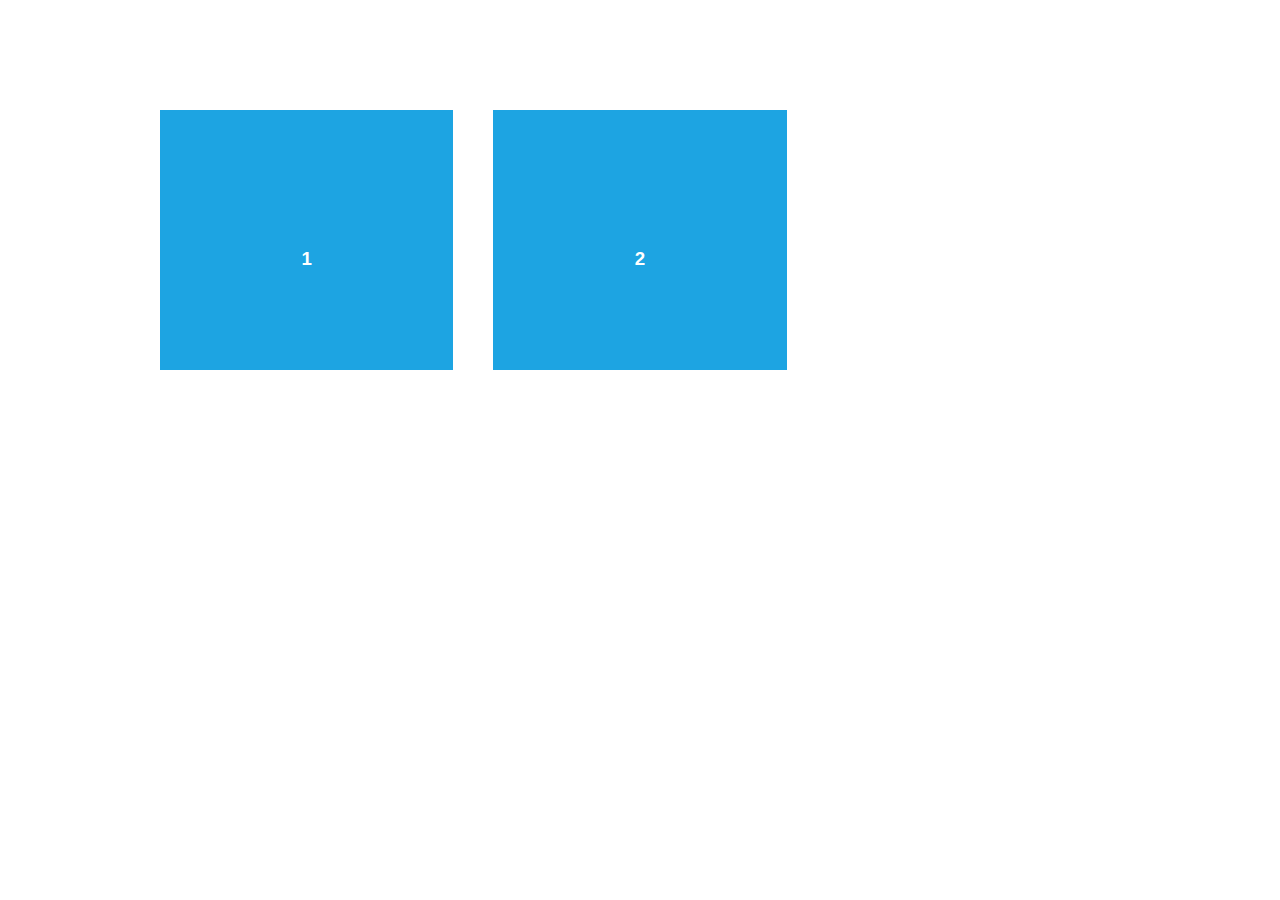
<file: Exercice01Mai2021/aos-master/demo/async.html>
<!DOCTYPE html>
<html>
  <head>
    <meta charset="utf-8">
    <title>AOS - Animate on scroll library</title>
    <meta name="viewport" content="width=device-width">
    <link rel="stylesheet" href="css/styles.css" />
    <link rel="stylesheet" href="../dist/aos.css" />
  </head>
  <body>
    <div id="aos-demo" class="aos-all"></div>

    <script src="../dist/aos.js"></script>
    <script>
      AOS.init({
        easing: 'ease-in-out-sine'
      });

      setInterval(addItem, 300);

      var itemsCounter = 1;
      var container = document.getElementById('aos-demo');

      function addItem () {
        if (itemsCounter > 42) return;
        var item = document.createElement('div');
        item.classList.add('aos-item');
        item.setAttribute('data-aos', 'fade-up');
        item.innerHTML = '<div class="aos-item__inner"><h3>' + itemsCounter + '</h3></div>';
        container.appendChild(item);
        itemsCounter++;
      }
    </script>
  </body>
</html>
</file>
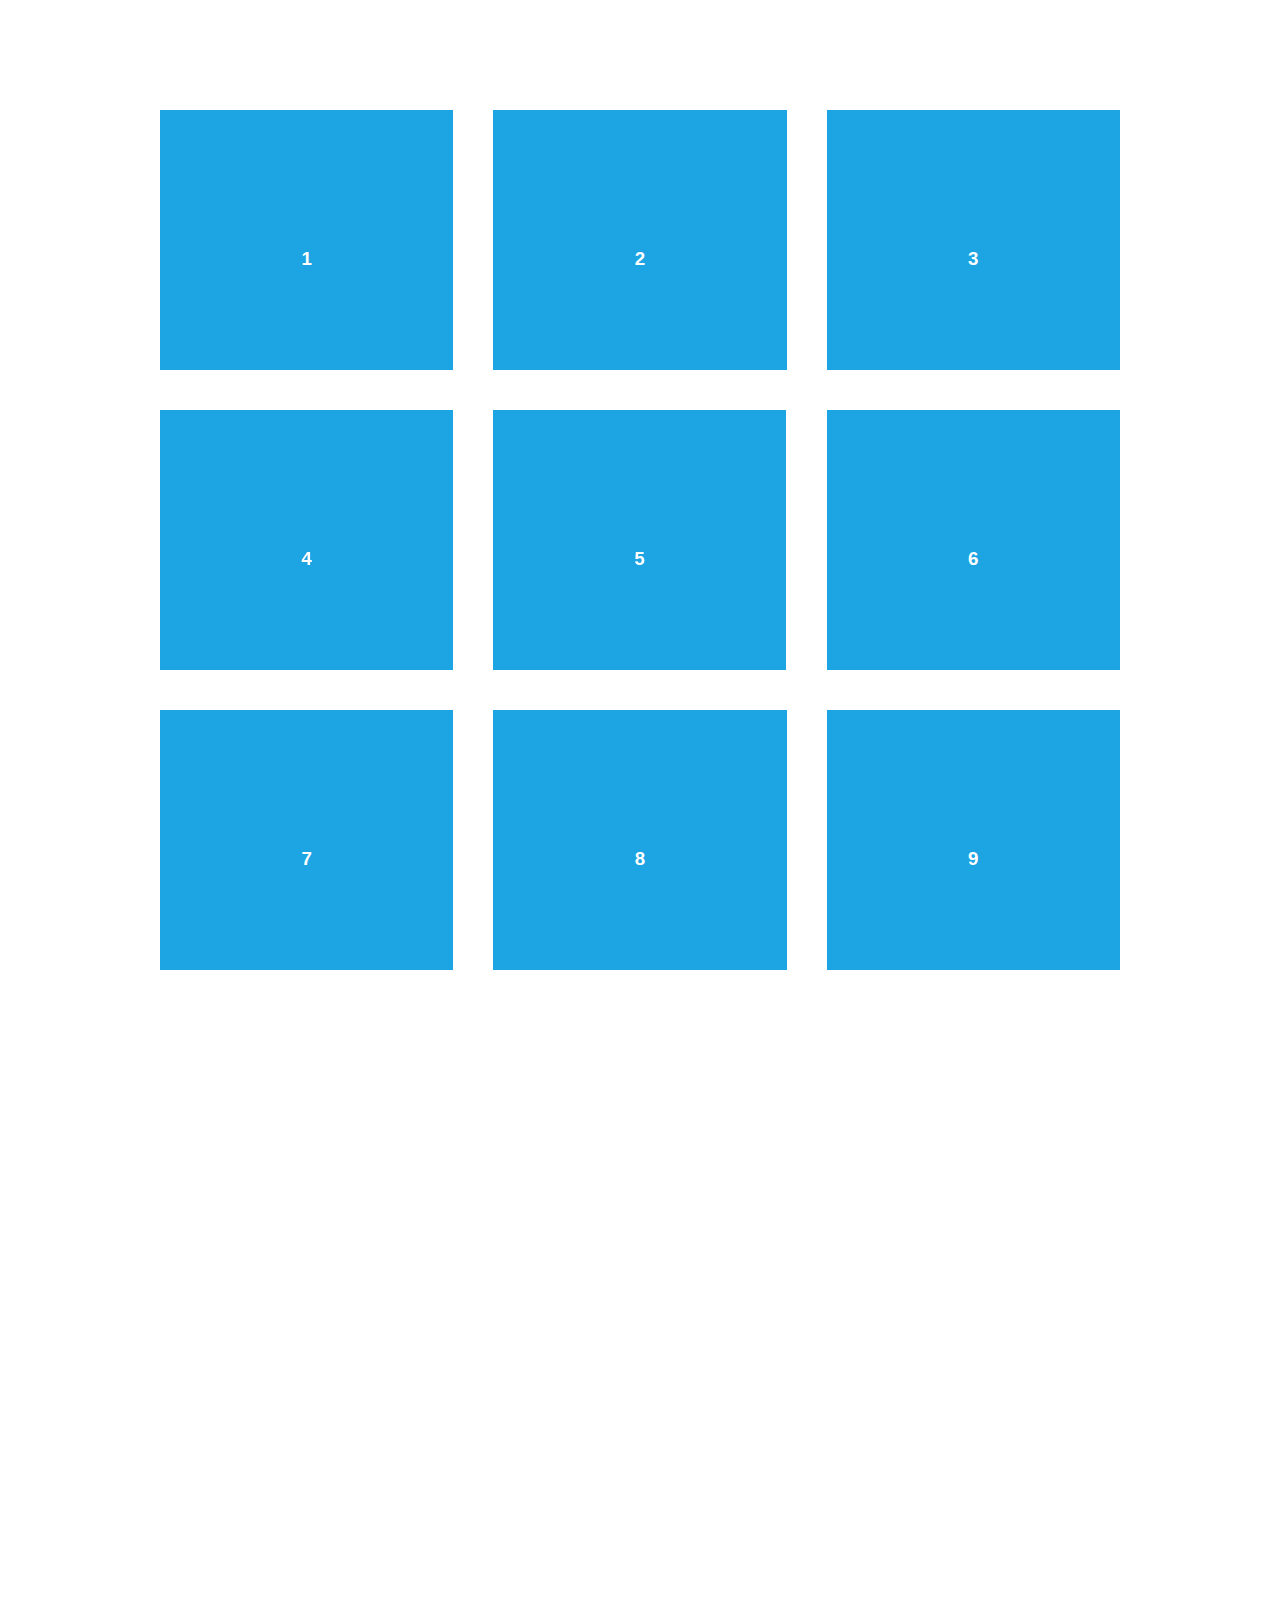
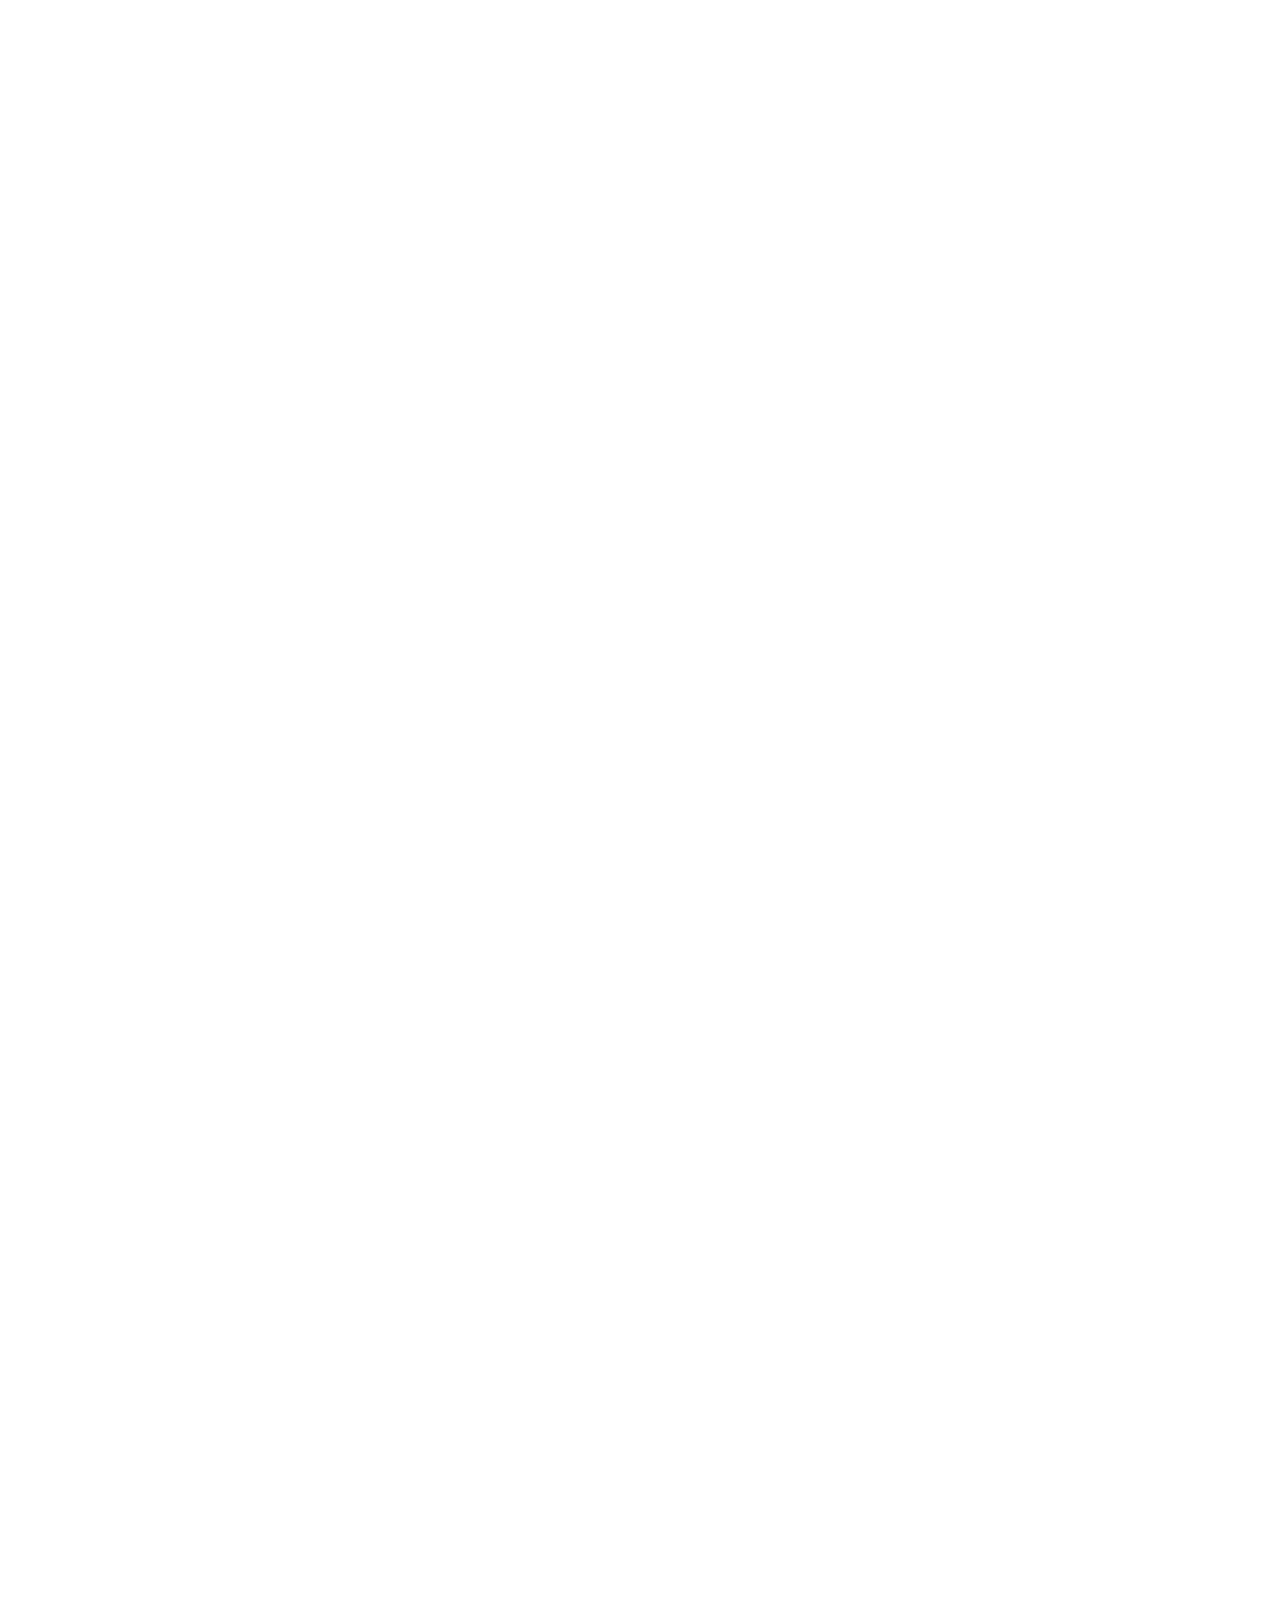
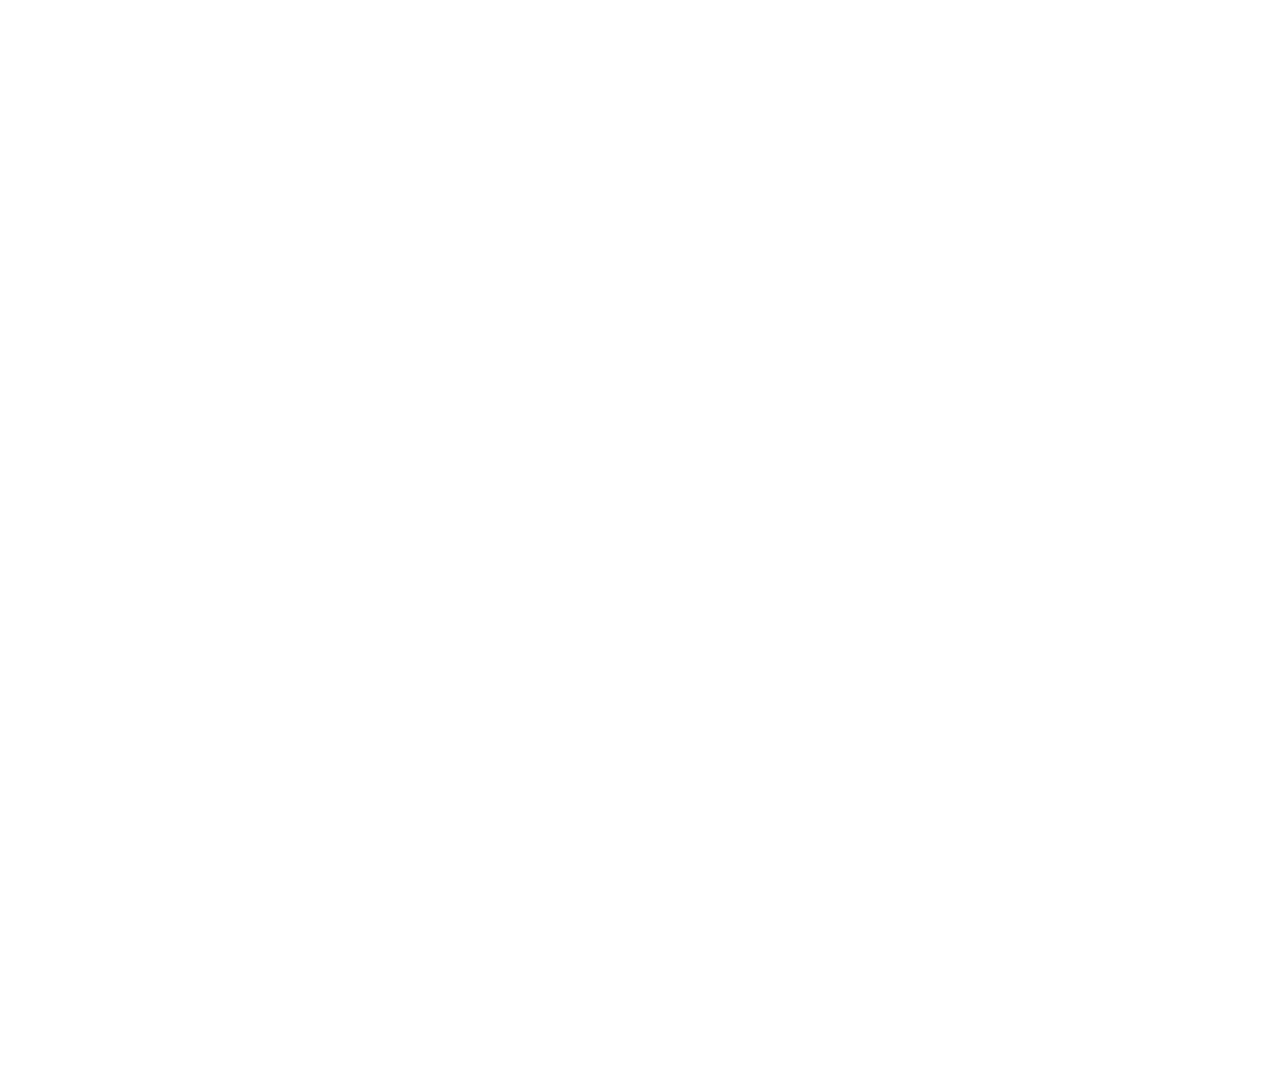
<file: Exercice01Mai2021/aos-master/demo/simple.html>
<!DOCTYPE html>
<html>
  <head>
    <meta charset="utf-8">
    <title>AOS - Animate on scroll library</title>
    <meta name="viewport" content="width=device-width">
    <link rel="stylesheet" href="css/styles.css" />
    <link rel="stylesheet" href="../dist/aos.css" />
    <!--[if lt IE 9]>
    <script src="//html5shiv.googlecode.com/svn/trunk/html5.js"></script>
    <![endif]-->
  </head>
  <body>
    <div id="transcroller-body" class="aos-all">
      <div class="aos-item" data-aos="fade-up">
        <div class="aos-item__inner"><h3>1</h3></div>
      </div>
      <div class="aos-item" data-aos="fade-down">
        <div class="aos-item__inner"><h3>2</h3></div>
      </div>
      <div class="aos-item" data-aos="zoom-out-down">
        <div class="aos-item__inner"><h3>3</h3></div>
      </div>
      <div class="aos-item" data-aos="flip-down">
        <div class="aos-item__inner"><h3>4</h3></div>
      </div>
      <div class="aos-item" data-aos="flip-up">
        <div class="aos-item__inner"><h3>5</h3></div>
      </div>
      <div class="aos-item" data-aos="fade-down">
        <div class="aos-item__inner"><h3>6</h3></div>
      </div>
      <div class="aos-item" data-aos="fade-in">
        <div class="aos-item__inner"><h3>7</h3></div>
      </div>
      <div class="aos-item" data-aos="fade-down">
        <div class="aos-item__inner"><h3>8</h3></div>
      </div>
      <div class="aos-item" data-aos="fade-in">
        <div class="aos-item__inner"><h3>9</h3></div>
      </div>
      <div class="aos-item" data-aos="fade-down">
        <div class="aos-item__inner"><h3>10</h3></div>
      </div>
      <div class="aos-item" data-aos="fade-up">
        <div class="aos-item__inner"><h3>11</h3></div>
      </div>
      <div class="aos-item" data-aos="fade-down">
        <div class="aos-item__inner"><h3>12</h3></div>
      </div>
      <div class="aos-item" data-aos="fade-in">
        <div class="aos-item__inner"><h3>13</h3></div>
      </div>
      <div class="aos-item" data-aos="fade-up">
        <div class="aos-item__inner"><h3>14</h3></div>
      </div>
      <div class="aos-item" data-aos="fade-in">
        <div class="aos-item__inner"><h3>15</h3></div>
      </div>
      <div class="aos-item" data-aos="fade-up">
        <div class="aos-item__inner"><h3>16</h3></div>
      </div>
      <div class="aos-item" data-aos="fade-down">
        <div class="aos-item__inner"><h3>17</h3></div>
      </div>
      <div class="aos-item" data-aos="fade-up">
        <div class="aos-item__inner"><h3>18</h3></div>
      </div>
      <div class="aos-item" data-aos="zoom-out">
        <div class="aos-item__inner"><h3>19</h3></div>
      </div>
      <div class="aos-item" data-aos="fade-up">
        <div class="aos-item__inner"><h3>20</h3></div>
      </div>
      <div class="aos-item" data-aos="zoom-out">
        <div class="aos-item__inner"><h3>21</h3></div>
      </div>
      <div class="aos-item" data-aos="fade-in">
        <div class="aos-item__inner"><h3>22</h3></div>
      </div>
      <div class="aos-item" data-aos="zoom-out-up">
        <div class="aos-item__inner"><h3>23</h3></div>
      </div>
      <div class="aos-item" data-aos="zoom-out-down">
        <div class="aos-item__inner"><h3>24</h3></div>
      </div>
      <div class="aos-item" data-aos="fade-in">
        <div class="aos-item__inner"><h3>25</h3></div>
      </div>
      <div class="aos-item" data-aos="fade-in">
        <div class="aos-item__inner"><h3>26</h3></div>
      </div>
      <div class="aos-item" data-aos="fade-in">
        <div class="aos-item__inner"><h3>27</h3></div>
      </div>
      <div class="aos-item" data-aos="fade-in">
        <div class="aos-item__inner"><h3>28</h3></div>
      </div>
      <div class="aos-item" data-aos="fade-in">
        <div class="aos-item__inner"><h3>29</h3></div>
      </div>
      <div class="aos-item" data-aos="fade-in">
        <div class="aos-item__inner"><h3>30</h3></div>
      </div>
      <div class="aos-item" data-aos="fade-in">
        <div class="aos-item__inner"><h3>31</h3></div>
      </div>
      <div class="aos-item" data-aos="fade-in">
        <div class="aos-item__inner"><h3>32</h3></div>
      </div>
      <div class="aos-item" data-aos="fade-in">
        <div class="aos-item__inner"><h3>33</h3></div>
      </div>
      <div class="aos-item" data-aos="fade-in">
        <div class="aos-item__inner"><h3>34</h3></div>
      </div>
      <div class="aos-item" data-aos="fade-in">
        <div class="aos-item__inner"><h3>35</h3></div>
      </div>
      <div class="aos-item" data-aos="fade-in">
        <div class="aos-item__inner"><h3>36</h3></div>
      </div>
      <div class="aos-item" data-aos="fade-in">
        <div class="aos-item__inner"><h3>37</h3></div>
      </div>
      <div class="aos-item" data-aos="fade-in">
        <div class="aos-item__inner"><h3>38</h3></div>
      </div>
      <div class="aos-item" data-aos="fade-in">
        <div class="aos-item__inner"><h3>39</h3></div>
      </div>
      <div class="aos-item" data-aos="fade-in">
        <div class="aos-item__inner"><h3>40</h3></div>
      </div>
      <div class="aos-item" data-aos="fade-in">
        <div class="aos-item__inner"><h3>41</h3></div>
      </div>
      <div class="aos-item" data-aos="fade-in">
        <div class="aos-item__inner"><h3>42</h3></div>
      </div>
    </div>

    <script src="../dist/aos.js"></script>
    <script>
      AOS.init({
        easing: 'ease-in-out-sine'
      });
    </script>

    <!-- <script src="//cdnjs.cloudflare.com/ajax/libs/require.js/2.1.11/require.min.js"></script>
    <script>
      requirejs.config({
          baseUrl: '../dist',
      });

      require(['aos'], function(AOS){
          AOS.init({
              easing: 'ease-in-out-sine'
          });
      });
    </script> -->
  </body>
</html>
</file>
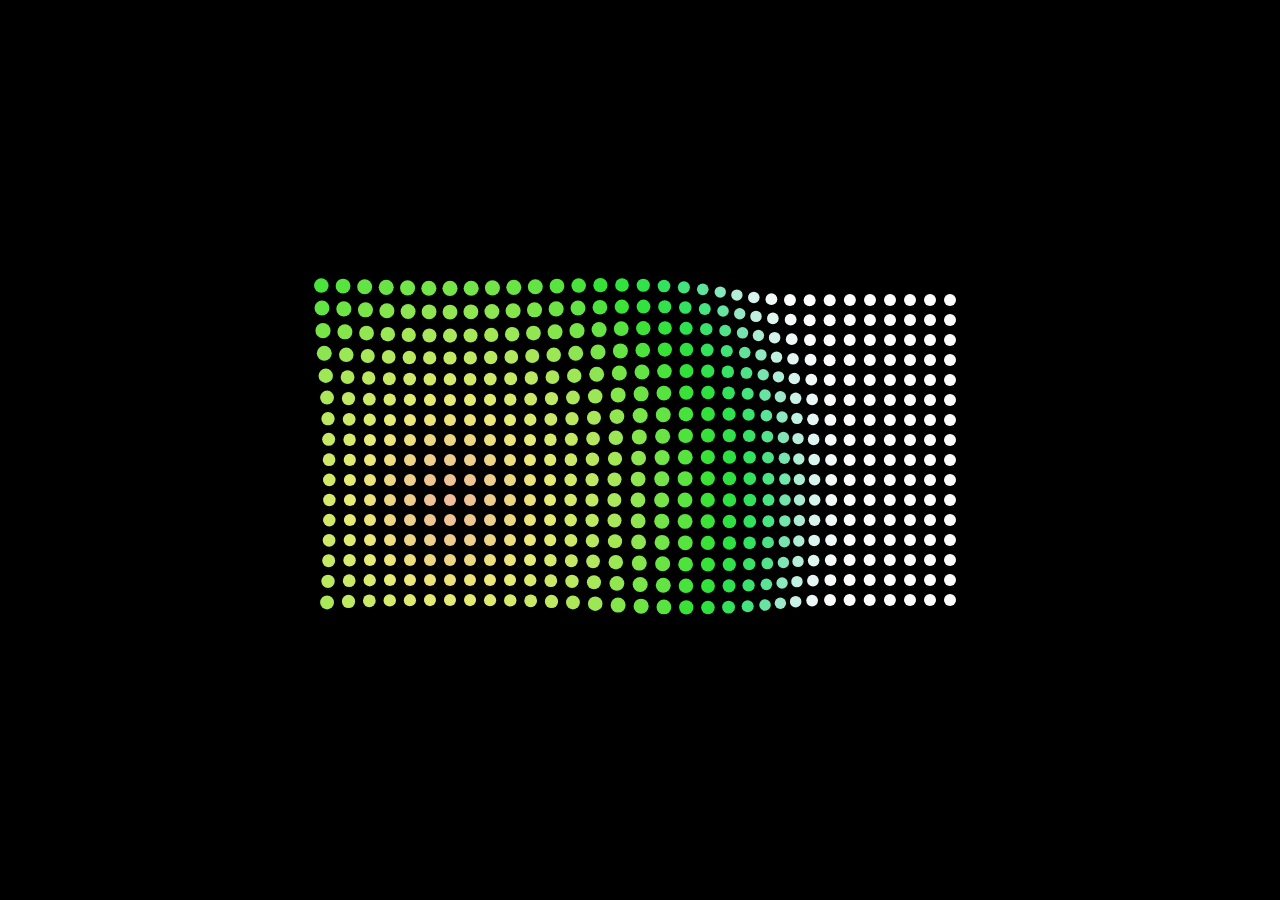
<file: Exercice01Mai2021/anime-master/documentation/examples/advanced-staggering-2.html>
<!DOCTYPE html>
<html>
<head>
  <title>advanced staggering • anime.js</title>
  <meta charset="utf-8">
  <meta name="viewport" content="width=device-width, initial-scale=1, maximum-scale=1">
  <meta property="og:title" content="anime.js">
  <meta property="og:url" content="https://animejs.com">
  <meta property="og:description" content="Javascript Animation Engine">
  <meta property="og:image" content="https://animejs.com/documentation/assets/img/icons/og.png">
  <meta name="twitter:card" content="summary">
  <meta name="twitter:title" content="anime.js">
  <meta name="twitter:site" content="@juliangarnier">
  <meta name="twitter:description" content="Javascript Animation Engine">
  <meta name="twitter:image" content="https://animejs.com/documentation/assets/img/icons/twitter.png">
  <link rel="apple-touch-icon-precomposed" href="../assets/img/social-media-image.png">
  <link rel="icon" type="image/png" href="../assets/img/favicon.png" >
  <link href="../assets/css/animejs.css" rel="stylesheet">
  <link href="../assets/css/documentation.css" rel="stylesheet">
  <style>

    :root {
      font-size: 20px;
    }

    body {
      display: flex;
      flex-wrap: wrap;
      justify-content: center;
      align-items: center;
      height: 100vh;
      background-color: #000;
    }

    .stagger-visualizer {
      display: flex;
      flex-wrap: wrap;
      justify-content: center;
      align-items: center;
      position: relative;
      width: 32rem;
      height: 16rem;
    }

    .dots-wrapper {
      position: absolute;
      display: flex;
      flex-wrap: wrap;
      justify-content: center;
      align-items: center;
      width: 100%;
      height: 100%;
    }

    .stagger-visualizer .dot {
      position: relative;
      width: calc(1rem - 8px);
      height: calc(1rem - 8px);
      margin: 4px;
      border-radius: 50%;
      background-color: currentColor;
    }

  </style>
</head>
<body>

  <div class="stagger-visualizer">
    <div class="dots-wrapper"></div>
  </div>

</body>
<script type="module">

  import anime from '../../src/index.js';

  var advancedStaggeringAnimation = (function() {

    var staggerVisualizerEl = document.querySelector('.stagger-visualizer');
    var dotsWrapperEl = staggerVisualizerEl.querySelector('.dots-wrapper');
    var dotsFragment = document.createDocumentFragment();
    var grid = [32, 16];
    var cellSize = 1;
    var numberOfElements = grid[0] * grid[1];
    var animation;
    var paused = true;

    for (var i = 0; i < numberOfElements; i++) {
      var dotEl = document.createElement('div');
      dotEl.classList.add('dot');
      dotsFragment.appendChild(dotEl);
    }

    dotsWrapperEl.appendChild(dotsFragment);

    var index = anime.random(0, numberOfElements-1);
    var nextIndex = 0;

    function play() {

      paused = false;
      if (animation) animation.pause();

      nextIndex = anime.random(0, numberOfElements-1);

      var saturation = 75;

      var colorStart = anime.random(0, 256);
      var colorEnd = anime.random(0, 256);
      var colorRangeValue = [colorStart, colorEnd];
      var luminosityStart = anime.random(60, 80);
      var luminosityEnd = anime.random(20, 40);
      var luminosityRangeValue = [luminosityStart, luminosityEnd];

      function staggeredGridColors(el, i, total) {
        var hue = Math.round(anime.stagger(colorRangeValue, {grid: grid, from: index})(el, i, total));
        var luminosity = Math.round(anime.stagger(luminosityRangeValue, {grid: grid, from: index})(el, i, total));
        return 'hsl(' + hue + ', ' + saturation + '%, ' + luminosity + '%)';
      }

      animation = anime({
        targets: '.stagger-visualizer .dot',
        keyframes: [
          {
            zIndex: function(el, i, total) {
              return Math.round(anime.stagger([numberOfElements, 0], {grid: grid, from: index})(el, i, total));
            },
            translateX: anime.stagger('-.001rem', {grid: grid, from: index, axis: 'x'}),
            translateY: anime.stagger('-.001rem', {grid: grid, from: index, axis: 'y'}),
            duration: 200
          }, {
            translateX: anime.stagger('.075rem', {grid: grid, from: index, axis: 'x'}),
            translateY: anime.stagger('.075rem', {grid: grid, from: index, axis: 'y'}),
            scale: anime.stagger([2, .2], {grid: grid, from: index}),
            backgroundColor: staggeredGridColors,
            duration: 450
          }, {
            translateX: 0,
            translateY: 0,
            scale: 1,
            duration: 500,
          }
        ],
        delay: anime.stagger(60, {grid: grid, from: index}),
        easing: 'easeInOutQuad',
        complete: play
      }, 30)

      index = nextIndex;

    }

    play();

  })();

</script>
</html>
</file>
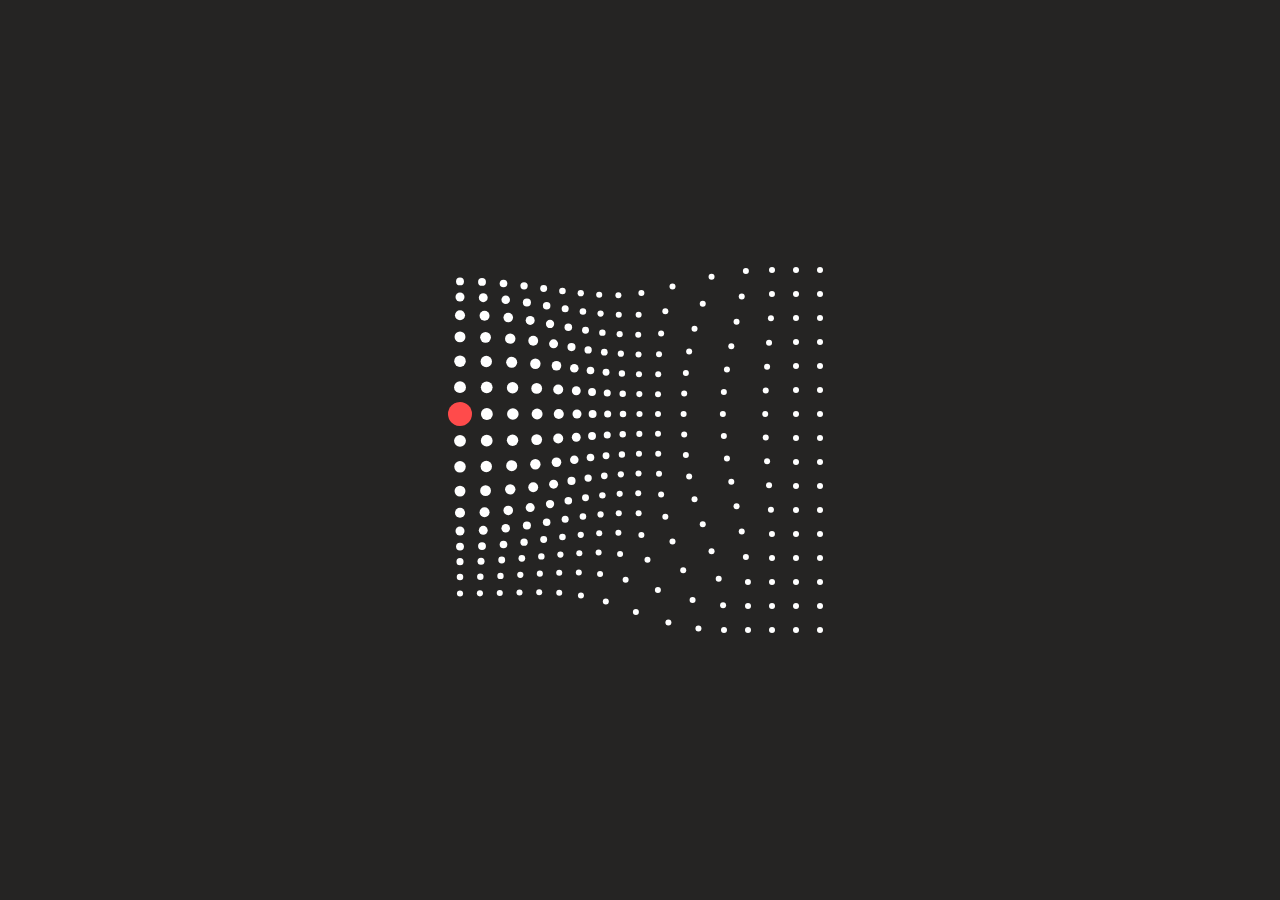
<file: Exercice01Mai2021/anime-master/documentation/examples/advanced-staggering.html>
<!DOCTYPE html>
<html>
<head>
  <title>advanced staggering • anime.js</title>
  <meta charset="utf-8">
  <meta name="viewport" content="width=device-width, initial-scale=1, maximum-scale=1">
  <meta property="og:title" content="anime.js">
  <meta property="og:url" content="https://animejs.com">
  <meta property="og:description" content="Javascript Animation Engine">
  <meta property="og:image" content="https://animejs.com/documentation/assets/img/icons/og.png">
  <meta name="twitter:card" content="summary">
  <meta name="twitter:title" content="anime.js">
  <meta name="twitter:site" content="@juliangarnier">
  <meta name="twitter:description" content="Javascript Animation Engine">
  <meta name="twitter:image" content="https://animejs.com/documentation/assets/img/icons/twitter.png">
  <link rel="apple-touch-icon-precomposed" href="../assets/img/social-media-image.png">
  <link rel="icon" type="image/png" href="../assets/img/favicon.png" >
  <link href="../assets/css/animejs.css" rel="stylesheet">
  <link href="../assets/css/documentation.css" rel="stylesheet">
  <style>

    :root {
      font-size: 24px;
    }

    body {
      display: flex;
      flex-wrap: wrap;
      justify-content: center;
      align-items: center;
      height: 100vh;
    }

    .stagger-visualizer {
      position: relative;
      display: flex;
      flex-wrap: wrap;
      justify-content: center;
      align-items: center;
      width: 16rem;
      height: 16rem;
    }

    .stagger-visualizer .dot {
      position: relative;
      width: .25rem;
      height: .25rem;
      margin: .375rem;
      background-color: currentColor;
      border-radius: 50%;
    }

    .stagger-visualizer .cursor {
      position: absolute;
      z-index: 1;
      top: 0;
      left: 0;
      width: 1rem;
      height: 1rem;
      background-color: currentColor;
      border-radius: 50%;
    }

  </style>
</head>
<body>

  <div class="stagger-visualizer">
    <div class="cursor color-red"></div>
  </div>

</body>
<script type="module">

  import anime from '../../src/index.js';

  const staggerVisualizerEl = document.querySelector('.stagger-visualizer');
  const fragment = document.createDocumentFragment();
  const numberOfElements = 16*16;
  var animation;

  for (let i = 0; i < numberOfElements; i++) {
    const dotEl = document.createElement('div');
    dotEl.classList.add('dot');
    fragment.appendChild(dotEl);
  }

  staggerVisualizerEl.appendChild(fragment);

  let index = anime.random(0, numberOfElements);
  let nextIndex = 0;

  function animateGrid() {

    if (animation) animation.pause();

    nextIndex = anime.random(0, numberOfElements);

    anime.set('.cursor', {
      translateX: anime.stagger('-1rem', {grid: [16, 16], from: index, axis: 'x'}),
      translateY: anime.stagger('-1rem', {grid: [16, 16], from: index, axis: 'y'})
    });

    animation = anime.timeline({
      easing: 'easeInOutQuad',
      complete: animateGrid
    })
    .add({
      targets: '.cursor',
      keyframes: [
        { scale: .625 }, 
        { scale: 1.125 },
        { scale: 1 }
      ],
      duration: 600
    })
    .add({
      targets: '.dot',
      keyframes: [
        {
          translateX: anime.stagger('-.175rem', {grid: [16, 16], from: index, axis: 'x'}),
          translateY: anime.stagger('-.175rem', {grid: [16, 16], from: index, axis: 'y'}),
          duration: 200
        }, {
          translateX: anime.stagger('.125rem', {grid: [16, 16], from: index, axis: 'x'}),
          translateY: anime.stagger('.125rem', {grid: [16, 16], from: index, axis: 'y'}),
          scale: 2,
          duration: 500
        }, {
          translateX: 0,
          translateY: 0,
          scale: 1,
          duration: 600,
        }
      ],
      delay: anime.stagger(50, {grid: [16, 16], from: index})
    }, '-=600')
    .add({
      targets: '.cursor',
      translateX: { value: anime.stagger('-1rem', {grid: [16, 16], from: nextIndex, axis: 'x'}), duration: anime.random(400, 1200) },
      translateY: { value: anime.stagger('-1rem', {grid: [16, 16], from: nextIndex, axis: 'y'}), duration: anime.random(400, 1200) },
      easing: 'easeOutSine'
    }, '-=1100')

    index = nextIndex;

  }

  animateGrid();

</script>
</html>
</file>
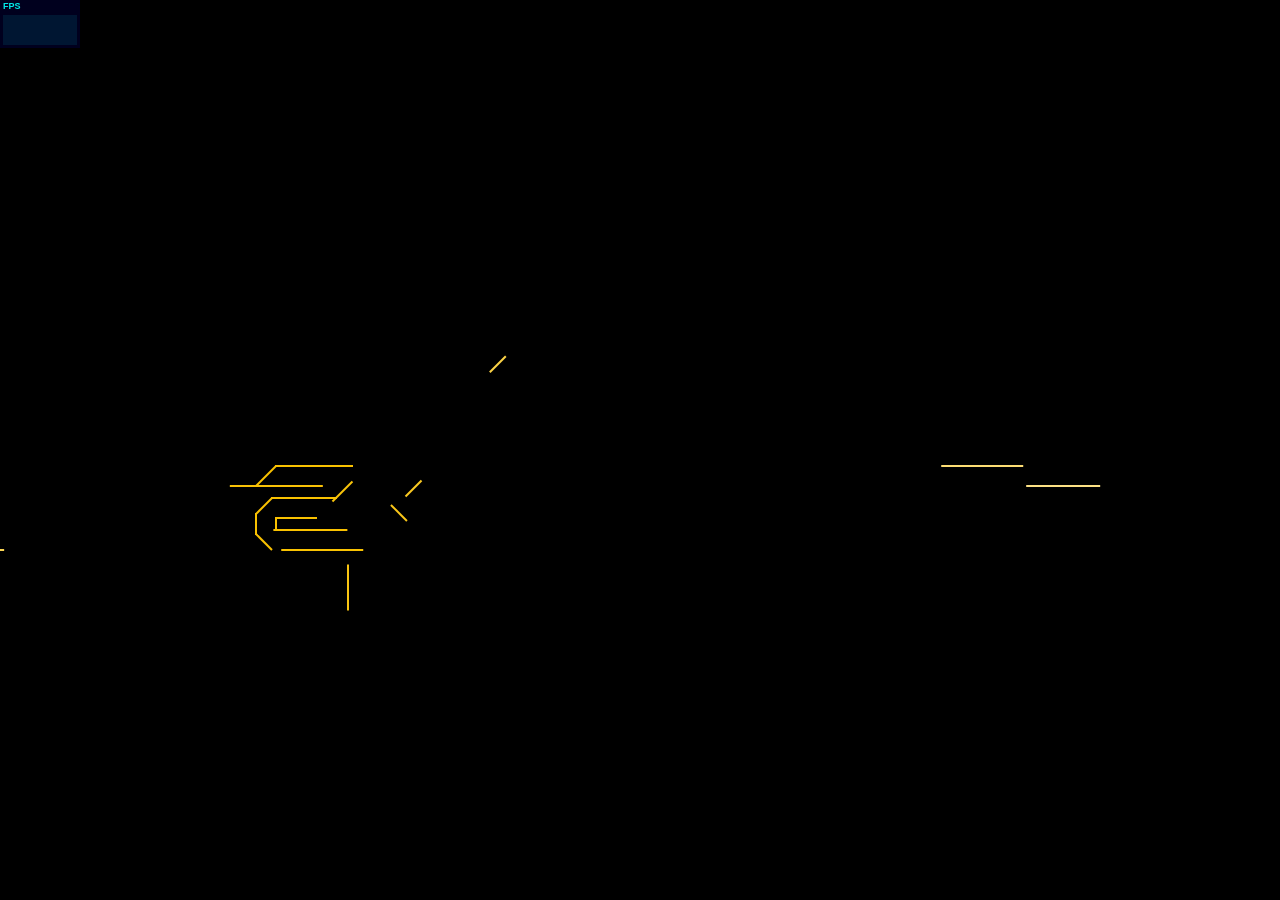
<file: Exercice01Mai2021/anime-master/documentation/examples/animejs-mgs-logo-animation.html>
<!DOCTYPE html>
<html>
<head>
  <title>Anime MGS logo animation | anime.js</title>
  <meta charset="utf-8">
  <meta name="viewport" content="width=device-width, initial-scale=1, maximum-scale=1">
  <meta property="og:title" content="anime.js">
  <meta property="og:url" content="https://animejs.com">
  <meta property="og:description" content="Javascript Animation Engine">
  <meta property="og:image" content="https://animejs.com/documentation/assets/img/icons/og.png">
  <meta name="twitter:card" content="summary">
  <meta name="twitter:title" content="anime.js">
  <meta name="twitter:site" content="@juliangarnier">
  <meta name="twitter:description" content="Javascript Animation Engine">
  <meta name="twitter:image" content="https://animejs.com/documentation/assets/img/icons/twitter.png">
  <link rel="apple-touch-icon-precomposed" href="../assets/img/social-media-image.png">
  <link rel="icon" type="image/png" href="../assets/img/favicon.png">
  <link href="../assets/css/animejs.css" rel="stylesheet">
  <link href="../assets/css/documentation.css" rel="stylesheet">
  <script src="../../lib/anime.min.js"></script>
  <!-- <script src="../assets/js/anime/anime.2.2.0.js"></script> -->
  <style>

    html,
    body {
      background-color: black;
    }

    section {
      position: absolute;
      width: 100%;
      height: 100%;
      display: flex;
      justify-content: center;
    }

    .mgs-logo { margin: auto; }
    .vert { transform-origin: center bottom; }
    .hori { transform-origin: 0% 50%; }
    .diag-left { transform-origin: 100% 100%; }
    .diag-right { transform-origin: 100% 0%; }

    .stripes path,
    .text-fills path,
    .katakana path,
    .line {
      opacity: 0
    }

  </style>
</head>
<body>
  <section>
    <svg class="mgs-logo" width="100%" height="448" viewBox="0 0 1024 448">
      <g class="stripes" transform="translate(321.000000, 160.000000)" fill="#FFF">
        <path d="M8,20 L12,16 L92,16 L88,20 L8,20 L8,20 L8,20 L8,20 Z" class="stripe stripe-left"></path>
        <path d="M4,24 L0,28 L80,28 L84,24 L4,24 L4,24 L4,24 L4,24 Z" class="stripe stripe-left"></path>
        <path d="M16,12 L20,8 L100,8 L96,12 L16,12 L16,12 L16,12 L16,12 Z" class="stripe stripe-left"></path>
        <path d="M24,4 L28,0 L108,7.10542736e-15 L104,4 L24,4 L24,4 L24,4 L24,4 Z" class="stripe stripe-left"></path>
      </g>
      <g class="stripes" transform="translate(592.000000, 160.000000)" fill="#FFF">
        <path d="M8,20 L12,16 L92,16 L88,20 L8,20 L8,20 L8,20 L8,20 Z" class="stripe stripe-right"></path>
        <path d="M4,24 L0,28 L80,28 L84,24 L4,24 L4,24 L4,24 L4,24 Z" class="stripe stripe-right"></path>
        <path d="M16,12 L20,8 L100,8 L96,12 L16,12 L16,12 L16,12 L16,12 Z" class="stripe stripe-right"></path>
        <path d="M24,4 L28,0 L108,7.10542736e-15 L104,4 L24,4 L24,4 L24,4 L24,4 Z" class="stripe stripe-right"></path>
      </g>
      <g class="katakana" transform="translate(202.000000, 128.000000)" fill="#FFF">
        <path d="M55,33 L56,32 L136,32 L135,33 L55,33 Z" data-d="M0,92 L60,32 L140,32 L80,92 L0,92 Z"></path>
        <path d="M28,28 L29,28 L1,0 L0,0 L28,28 Z" data-d="M32,28 L230,28 L202,0 L4,0 L32,28 Z"></path>
        <path d="M232,28 L204,0 L205,0 L233,28 L232,28 Z" data-d="M236,28 L208,0 L388,0 L416,28 L236,28 Z"></path>
        <path d="M169,92 L197,64 L199,64 L171,92 L169,92 Z" data-d="M173,92 L201,64 L381,64 L353,92 L173,92 Z"></path>
        <path d="M435,92 L355,92 L356,91 L436,91 L435,92 Z" data-d="M439,92 L359,92 L387,64 L467,64 L439,92 Z"></path>
        <path d="M497,28 L498,28 L470,0 L469,0 L497,28 Z" data-d="M422,28 L502,28 L474,0 L394,0 L422,28 Z"></path>
        <path d="M476,65 L556,65 L555,64 L475,64 L476,65 Z" data-d="M507,92 L587,92 L559,64 L479,64 L507,92 Z"></path>
        <path d="M554,59 L553,60 L473,60 L474,59 L554,59 Z" data-d="M617,0 L557,60 L477,60 L537,0 L617,0 Z"></path>
      </g>
      <g class="text-fills" transform="translate(128.000000, 240.000000)" fill="#FFF">
        <path d="M0,48 L0,68 L16,84 L96,84 L112,68 L112,16 L96,0 L20,0 L0,20 L92,20 L92,64 L20,64 L20,52 L60,52 L80,32 L16,32 L0,48 Z" id="a"></path>
        <path d="M216,84 L236,84 L236,16 L220,0 L140,0 L124,16 L124,84 L144,84 L144,20 L216,20 L216,84 L216,84 Z" id="n"></path>
        <path d="M248,0 L268,0 L268,84 L248,84 L248,0 Z" id="i"></path>
        <path d="M300,20 L300,84 L280,84 L280,16 L296,0 L408,0 L424,16 L424,84 L404,84 L404,20 L362,20 L362,84 L342,84 L342,20 L300,20 Z" id="m"></path>
        <path d="M548,36 L548,16 L532,2.55795385e-13 L452,2.4158453e-13 L436,16 L436,68 L452,84 L528,84 L548,64 L456,64 L456,20 L528,20 L528,32 L488,32 L468,52 L532,52 L548,36 L548,36 Z" id="e"></path>
        <path d="M562,64 L582,84 L626,84 L642,68 L642,0 L622,0 L622,64 L562,64 Z" id="j"></path>
        <path d="M674,20 L766,20 L746,0 L670,0 L654,16 L654,36 L670,52 L746,52 L746,64 L654,64 L674,84 L750,84 L766,68 L766,48 L750,32 L674,32 L674,20 Z" id="s"></path>
      </g>
      <g stroke="#FFF" stroke-width="2" fill="none" fill-rule="evenodd">
        <path d="M148,292 L148,304" class="line vert" stroke-linecap="square"></path>
        <path d="M128,288 L128,308" class="line vert" stroke-linecap="square"></path>
        <path d="M148,240 L128,260" class="line diag-right"></path>
        <path d="M128,308 L144,324" class="line diag-left"></path>
        <path d="M144,272 L128,288" class="line diag-right"></path>
        <path d="M148,240 L224,240" class="line hori" stroke-linecap="square"></path>
        <path d="M144,272 L208,272" class="line hori" stroke-linecap="square"></path>
        <path d="M148,292 L188,292" class="line hori" stroke-linecap="square"></path>
        <path d="M148,304 L220,304" class="line hori" stroke-linecap="square"></path>
        <path d="M144,324 L224,324" class="line hori" stroke-linecap="square"></path>
        <path d="M129,260 L220,260" class="line hori" stroke-linecap="square"></path>
        <path d="M208,272 L188,292" class="line diag-right"></path>
        <path d="M220,260 L220,304" class="line vert" stroke-linecap="square"></path>
        <path d="M224,240 L240,256" class="line diag-left"></path>
        <path d="M240,308 L224,324" class="line diag-right"></path>
        <path d="M240,256 L240,308" class="line vert" stroke-linecap="square"></path>
        <path d="M252,256 L252,324" class="line vert" stroke-linecap="square"></path>
        <path d="M268,240 L252,256" class="line diag-right"></path>
        <path d="M252,324 L272,324" class="line hori" stroke-linecap="square"></path>
        <path d="M272,260 L272,324" class="line vert" stroke-linecap="square"></path>
        <path d="M268,240 L348,240" class="line hori" stroke-linecap="square"></path>
        <path d="M272,260 L344,260" class="line hori" stroke-linecap="square"></path>
        <path d="M344,260 L344,324" class="line vert" stroke-linecap="square"></path>
        <path d="M348,240 L364,256" class="line diag-left"></path>
        <path d="M344,324 L364,324" class="line hori" stroke-linecap="square"></path>
        <path d="M364,256 L364,324" class="line vert" stroke-linecap="square"></path>
        <path d="M376,240 L376,324" class="line vert" stroke-linecap="square"></path>
        <path d="M376,324 L396,324" class="line hori" stroke-linecap="square"></path>
        <path d="M376,240 L396,240" class="line hori" stroke-linecap="square"></path>
        <path d="M396,240 L396,324" class="line vert" stroke-linecap="square"></path>
        <path d="M408,256 L408,324" class="line vert" stroke-linecap="square"></path>
        <path d="M424,240 L408,256" class="line diag-right"></path>
        <path d="M408,324 L428,324" class="line hori" stroke-linecap="square"></path>
        <path d="M428,261 L428,323" class="line vert" stroke-linecap="square"></path>
        <path d="M424,240 L536,240" class="line hori" stroke-linecap="square"></path>
        <path d="M428,260 L470,260" class="line hori" stroke-linecap="square"></path>
        <path d="M470,261 L470,323" class="line vert" stroke-linecap="square"></path>
        <path d="M470,324 L490,324" class="line hori" stroke-linecap="square"></path>
        <path d="M490,261 L490,323" class="line vert" stroke-linecap="square"></path>
        <path d="M490,260 L532,260" class="line hori" stroke-linecap="square"></path>
        <path d="M532,261 L532,323" class="line vert" stroke-linecap="square"></path>
        <path d="M536,240 L552,256" class="line diag-left"></path>
        <path d="M532,324 L552,324" class="line hori" stroke-linecap="square"></path>
        <path d="M552,256 L552,324" class="line vert" stroke-linecap="square"></path>
        <path d="M564,256 L564,308" class="line vert" stroke-linecap="square"></path>
        <path d="M564,308 L580,324" class="line diag-left"></path>
        <path d="M580,240 L564,256" class="line diag-right"></path>
        <path d="M584,260 L584,304" class="line vert" stroke-linecap="square"></path>
        <path d="M616,272 L596,292" class="line diag-right"></path>
        <path d="M580,240 L660,240" class="line hori" stroke-linecap="square"></path>
        <path d="M584,260 L656,260" class="line hori" stroke-linecap="square"></path>
        <path d="M580,324 L656,324" class="line hori" stroke-linecap="square"></path>
        <path d="M596,292 L660,292" class="line hori" stroke-linecap="square"></path>
        <path d="M616,272 L656,272" class="line hori" stroke-linecap="square"></path>
        <path d="M656,260 L656,272" class="line vert" stroke-linecap="square"></path>
        <path d="M660,240 L676,256" class="line diag-left"></path>
        <path d="M676,304 L656,324" class="line diag-right"></path>
        <path d="M676,276 L660,292" class="line diag-right"></path>
        <path d="M584,304 L676,304" class="line hori" stroke-linecap="square"></path>
        <path d="M676,256 L676,276" class="line vert" stroke-linecap="square"></path>
        <path d="M690,304 L710,324" class="line diag-left"></path>
        <path d="M690,304 L750,304" class="line hori" stroke-linecap="square"></path>
        <path d="M710,324 L754,324" class="line hori" stroke-linecap="square"></path>
        <path d="M750,240 L750,304" class="line vert" stroke-linecap="square"></path>
        <path d="M770,308 L754,324" class="line diag-right"></path>
        <path d="M750,240 L770,240" class="line hori" stroke-linecap="square"></path>
        <path d="M770,240 L770,308" class="line vert" stroke-linecap="square"></path>
        <path d="M782,256 L782,276" class="line vert" stroke-linecap="square"></path>
        <path d="M782,276 L798,292" class="line diag-left"></path>
        <path d="M782,304 L802,324" class="line diag-left"></path>
        <path d="M798,240 L782,256" class="line diag-right"></path>
        <path d="M802,260 L802,272" class="line vert" stroke-linecap="square"></path>
        <path d="M798,240 L874,240" class="line hori" stroke-linecap="square"></path>
        <path d="M802,272 L878,272" class="line hori" stroke-linecap="square"></path>
        <path d="M802,324 L878,324" class="line hori" stroke-linecap="square"></path>
        <path d="M798,292 L874,292" class="line hori" stroke-linecap="square"></path>
        <path d="M782,304 L874,304" class="line hori" stroke-linecap="square"></path>
        <path d="M874,292 L874,304" class="line vert" stroke-linecap="square"></path>
        <path d="M878,272 L894,288" class="line diag-left"></path>
        <path d="M874,240 L894,260" class="line diag-left"></path>
        <path d="M894,308 L878,324" class="line diag-right"></path>
        <path d="M802,260 L894,260" class="line hori" stroke-linecap="square"></path>
        <path d="M894,288 L894,308" class="line vert" stroke-linecap="square"></path>
      </g>
    </svg>
  </section>
  <script>

  var logoAnimation = anime.timeline({
    direction: 'alternate',
    loop: true
  });

  logoAnimation
  .add({
      targets: '.stripes path',
      translateX: [-1000, 0],
      opacity: {
        value: 1,
        duration: 100
      },
      fill: '#F9C100',
      delay: (el, i) => 2200 + (i * 75),
      duration: 400,
      easing: 'easeOutExpo',
    }, 0)
  .add({
      targets: '.katakana path',
      d: (el) => el.getAttribute('data-d'),
      opacity: {
        value: [0, 1],
        duration: 100
      },
      fill: '#F9C100',
      delay: (el, i) => 2400 + (i * 120),
      duration: 1200,
      easing: 'easeOutCirc',
    }, 0)
    .add({
      targets: '.text-fills path',
      opacity: [0, 1],
      fill: '#F9C100',
      easing: 'easeOutExpo',
      duration: 200,
      delay: (t, i) => 3300 + (anime.random(0, 450)),
    }, 0)
    .add({
      targets: '.line',
      translateX: (target) => {
        let x = 1200;
        let translate;
        if (target.classList.contains('hori')) translate = anime.random(0, 1) ? x : -x;
        if (target.classList.contains('diag-right') || target.classList.contains('diag-left')) translate =  x / 3;
        return [translate, 0];
      },
      translateY: (target) => {
        let y = 1200;
        let translate;
        if (target.classList.contains('vert')) translate = anime.random(0, 1) ? y : -y;
        if (target.classList.contains('diag-right')) translate =  -y / 3;
        if (target.classList.contains('diag-left')) translate =  y / 3;
        return [translate, 0];
      },
      stroke: '#F9C100',
      opacity: {
        value: [0, 1],
        duration: 100,
      },
      delay: (t, i) => (i * 25),
      duration: 500,
      easing: 'easeOutSine',
    }, 0);

  </script>
  <script src="../assets/js/vendors/stats.min.js"></script>
</body>
</html>
</file>
<file: Exercice05Juin2021/style/css/style.css>
@charset "UTF-8";
/* style.sass */
/* Programmé par : Maxime Lacroix-Lemire */
/* Dernière Mise À  Jour :  2021/06/05 */
.grosseur {
  background-repeat: no-repeat;
  height: 20%;
  width: 20%;
}

.bg-bleuPale {
  background-color: #9bd3fc;
}

.close {
  position: absolute;
  top: 0;
  right: 0;
  width: 2em;
  height: 2em;
}

.monBtn {
  margin-right: 10px;
  display: block;
  margin: auto;
  border: none;
}

.status {
  margin-left: 2%;
  margin-top: 2%;
}

body {
  margin-top: 1em;
  margin-left: 1em;
  margin-right: 1em;
}

body ul {
  margin-bottom: 0;
}

.cardBottom {
  padding-bottom: 2em;
}
</file>
<file: Exercice12Juin2021/Exercice 1/style/css/style.css>
@charset "UTF-8";
/* style.saas */
/* Programmé par : Maxime Lacroix-Lemire */
/* Dernière Mise À  Jour :  2021/06/12 */
.p__1 {
  font-size: 2rem;
}

.p__2 {
  font-size: 4rem;
}

.p__3 {
  font-size: 6rem;
}

.p__4 {
  font-size: 8rem;
}

.p__5 {
  font-size: 10rem;
}

.p__6 {
  font-size: 12rem;
}
</file>
<file: Exercice12Juin2021/Exercice 2/style/css/style.css>
@charset "UTF-8";
/* style.sass */
/* Programmé par : Maxime Lacroix-Lemire */
/* Dernière Mise À  Jour :  2021/06/12 */
.img__nord {
  background-image: url(../../image/nord.svg);
  padding: 15%;
  background-repeat: no-repeat;
}

.img__sud {
  background-image: url(../../image/sud.svg);
  padding: 15%;
  background-repeat: no-repeat;
}

.img__est {
  background-image: url(../../image/est.svg);
  padding: 15%;
  background-repeat: no-repeat;
}

.img__ouest {
  background-image: url(../../image/ouest.svg);
  padding: 15%;
  background-repeat: no-repeat;
}
</file>
<file: Exercice12Juin2021/Exercice 3/style/css/style.css>
@charset "UTF-8";
/* style.sass */
/* Programmé par : Maxime Lacroix-Lemire */
/* Dernière Mise À  Jour :  2021/06/12 */
.width__un {
  background-color: green;
  width: 1rem;
  padding: 15%;
  background-repeat: no-repeat;
}

.width__deux {
  background-color: green;
  width: 2rem;
  padding: 15%;
  background-repeat: no-repeat;
}

.width__trois {
  background-color: green;
  width: 3rem;
  padding: 15%;
  background-repeat: no-repeat;
}

.width__quatre {
  background-color: green;
  width: 4rem;
  padding: 15%;
  background-repeat: no-repeat;
}

.width__cinq {
  background-color: green;
  width: 5rem;
  padding: 15%;
  background-repeat: no-repeat;
}

.width__six {
  background-color: green;
  width: 6rem;
  padding: 15%;
  background-repeat: no-repeat;
}

.width__sept {
  background-color: green;
  width: 7rem;
  padding: 15%;
  background-repeat: no-repeat;
}

.width__huit {
  background-color: green;
  width: 8rem;
  padding: 15%;
  background-repeat: no-repeat;
}

.width__neuf {
  background-color: green;
  width: 9rem;
  padding: 15%;
  background-repeat: no-repeat;
}

.width__dix {
  background-color: green;
  width: 10rem;
  padding: 15%;
  background-repeat: no-repeat;
}
</file>
<file: Exercice12Juin2021/Exercice 4/style/css/style.css>
@charset "UTF-8";
/* style.sass */
/* Programmé par : Maxime Lacroix-Lemire */
/* Dernière Mise À  Jour :  2021/06/12 */
.img__gauche {
  padding: 15%;
  width: 15rem;
  background-repeat: no-repeat;
  float: left;
}

.img__droite {
  padding: 15%;
  width: 15rem;
  background-repeat: no-repeat;
  float: right;
}

.text-center {
  text-align: center;
}
</file>
<file: Exercice01Mai2021/anime-master/documentation/assets/css/animejs.css>
@font-face {
 font-family: "Roobert";
 font-weight: 400;
 font-style: normal;
 src: url("../fonts/Roobert-Regular.woff2") format("woff2");
}

@font-face {
 font-family: "Roobert";
 font-weight: 400;
 font-style: italic;
 src: url("../fonts/Roobert-Regular.woff2") format("woff2");
}

@font-face {
 font-family: "Roobert";
 font-weight: 600;
 font-style: normal;
 src: url("../fonts/Roobert-SemiBold.woff2") format("woff2");
}

@font-face {
 font-family: "Roobert";
 font-weight: 600;
 font-style: italic;
 src: url("../fonts/Roobert-SemiBoldItalic.woff2") format("woff2");
}

@font-face {
  font-family: "InputMono";
  src: url("../fonts/InputMono-Regular.woff2") format("woff2"),
      url("../fonts/InputMono-Regular.woff") format("woff");
  font-weight: normal;
  font-style: normal;
}

@font-face {
  font-family: "InputMono";
  src: url("../fonts/InputMono-Bold.woff2") format("woff2"),
      url("../fonts/InputMono-Bold.woff") format("woff");
  font-weight: bold;
  font-style: normal;
}

@font-face {
  font-family: "InputMono";
  src: url("../fonts/InputMono-BoldItalic.woff2") format("woff2"),
      url("../fonts/InputMono-BoldItalic.woff") format("woff");
  font-weight: bold;
  font-style: italic;
}

@font-face {
  font-family: "InputMono";
  src: url("../fonts/InputMono-Italic.woff2") format("woff2"),
      url("../fonts/InputMono-Italic.woff") format("woff");
  font-weight: normal;
  font-style: italic;
}

*, *:before, *:after {
  box-sizing: border-box;
  margin: 0;
  padding: 0;
  border: 0;
  font: inherit;
  vertical-align: baseline;
}

html,
body {
  background-color: #252423;
  color: #F6F4F2;
}

body {
  font-family: Roobert, Helvetica Neue, Helvetica, Arial, sans-serif;
  font-weight: 400;
  font-feature-settings:"tnum" 1, "ss03" 1;
  -webkit-font-smoothing: antialiased;
}

h1, h2 {
  font-weight: 600;
}

input {
  font-family: Roobert, Helvetica Neue, Helvetica, Arial, sans-serif;
  font-variant-numeric: tabular-nums;
}

sup {
  vertical-align: super;
  font-size: .625em;
}

strong {
  font-weight: 600;
}

.color-white { color: #F6F4F2; } /* White */
.color-black { color: #2E2C2C; } /* Black */
.color-red, .color-targets { color: #FF4B4B; }/* red: */
.color-orange, .color-properties { color: #FF8F42; }/* orange: */
.color-lightorange, .color-prop-params { color: #FFC730; }/* lightorange: */
.color-yellow, .color-anim-params { color: #F6FF56; }/* yellow: */
.color-citrus, .color-values { color: #A4FF4F; }/* citrus: */
.color-green, .color-keyframes { color: #18FF74; }/* green: */
.color-darkgreen, .color-staggering { color: #00D672; }/* darkgreen: */
.color-turquoise, .color-tl { color: #3CFFEC; }/* turquoise: */
.color-skyblue, .color-controls { color: #61C3FF; }/* skyblue: */
.color-kingblue, .color-callbacks { color: #5A87FF; }/* kingblue: */
.color-lavender, .color-svg { color: #8453E3; }/* lavender: */
.color-purple, .color-easings { color: #C26EFF; }/* purple: */
.color-pink, .color-helpers { color: #FB89FB; }/* pink: */

.anime-mini-logo {
  width: 100px;
  height: 24px;
  transform: scaleY(.5);
}
</file>
<file: Exercice01Mai2021/anime-master/documentation/assets/css/anime-theme.css>
.hljs {
  display: block;
  color: #F6F4F2;
}

.hljs-comment,
.hljs-quote {
  color: #A2A09F;
  font-style: italic;
}

.hljs-doctag,
.hljs-keyword,
.hljs-formula {
  color: #B08CFF;
}

.hljs-section,
.hljs-name,
.hljs-selector-tag,
.hljs-deletion,
.hljs-subst {
  color: #FF7C72;
}

.hljs-literal {
  color: #1CE2B2;
}

.hljs-string,
.hljs-regexp,
.hljs-addition,
.hljs-attribute,
.hljs-attr,
.hljs-meta-string {
  color: #A6FF8F;
}

.hljs-built_in,
.hljs-class .hljs-title {
  color: #FBF38C;
}

.hljs-variable,
.hljs-template-variable,
.hljs-type,
.hljs-selector-class,
.hljs-selector-attr,
.hljs-selector-pseudo,
.hljs-number {
  color: #FF7C72;
}

.hljs-symbol,
.hljs-bullet,
.hljs-link,
.hljs-meta,
.hljs-selector-id,
.hljs-title {
  color: #61C3FF;
}

.hljs-emphasis {
  font-style: italic;
}

.hljs-strong {
  font-weight: bold;
}

.hljs-link {
  text-decoration: underline;
}
</file>
<file: Exercice01Mai2021/anime-master/documentation/assets/css/documentation.css>
html,
body,
header {
  background-color: #252423;
}

body {
  position: absolute;
  width: 100%;
  height: 100%;
  color: white;
  font-variant-numeric: tabular-nums;
  -webkit-font-smoothing: antialiased;
  overflow-x: hidden;
}

.content {
  overflow: hidden;
  opacity: 0;
  display: flex;
  flex-direction: row;
  width: 100%;
  height: 100%;
  transition: opacity 1s ease;
}

.ready .content {
  opacity: 1;
}

/* Headers */

.header {
  position: absolute;
  z-index: 1;
  top: 0;
  width: 100%;
}

.logo {
  display: flex;
  justify-content: space-between;
  opacity: .8;
  width: 100%;
  height: 20px;
  text-decoration: none;
  color: currentColor;
}

.logo:visited {
  color: currentColor;
}

.logo svg {
  width: 100%;
  height: 100%;
}

.logo:hover {
  opacity: 1;
}

.version-number {
  opacity: .6;
  color: currentColor;
}

header {
  position: sticky;
  top: 0;
  z-index: 2;
  display: flex;
  align-items: center;
  justify-content: space-between;
  width: 100%;
  height: 60px;
  padding-left: 20px;
  padding-right: 20px;
  border-bottom: 1px solid rgba(0,0,0,.65);
}

h2 {
  font-size: 16px;
  letter-spacing: 1px;
  text-transform: uppercase;
  font-weight: 200;
}

/* Panes */

.pane {
  position: relative;
  height: 100%;
}

/* Sidebar */

.sidebar {
  display: flex;
  flex-direction: column;
  width: 240px;
  padding-top: 60px;
  border-right: 1px solid rgba(0,0,0,.65);
}

.sidebar-info {
  display: flex;
  justify-content: space-between;
  padding: 20px;
}

.navigation {
  overflow-y: auto;
  width: 100%;
  height: 100%;
  padding: 10px 0 20px 20px;
}

.navigation ul {
  height: 30px;
  overflow-y: hidden;
  -webkit-transition:opacity .4s ease;
  transition: opacity .4s ease;
}

.navigation ul li {
  position: relative;
}

.navigation ul li:before {
  content: "";
  display: block;
  position: absolute;
  top: 4px;
  left: 2px;
  width: 1px;
  height: calc(100% - 8px);
  background-color: white;
}

.navigation ul li:first-child:before {
  display: none;
}

.navigation a {
  display: block;
  padding-left: 10px;
  color: white;
  text-decoration: none;
  font-size: 14px;
  line-height: 20px;
  letter-spacing: .5px;
  text-transform: uppercase;
}

.navigation ul li:first-child a {
  padding-left: 0;
  padding-top: 10px;
  padding-bottom: 10px;
}

.navigation ul li a,
.navigation ul li:before {
  opacity: .4;
}

.navigation ul li a {
  transition: opacity .4s ease, color .4s ease;
}

.navigation ul.active a {
  opacity: .7;
}

.navigation ul li:hover a,
.navigation ul li:hover:before {
  transition: none;
  opacity: 1;
}

.navigation ul li.active a,
.navigation ul li.active:before {
  opacity: 1;
  color: currentColor;
}

.navigation ul li.active:before {
  background-color: currentColor;
}

.navigation ul.active li:first-child a,
.navigation ul.active li:first-child a:hover {
  opacity: 1;
  color: currentColor;
}

/* Info pane */

.demo-info {
  flex-direction: column;
  font-size: 16px;
  line-height: 22px;
}

.info-output {
  overflow-x: hidden;
  overflow-y: auto;
  position: relative;
  top: 0;
  width: 100%;
  height: calc(100% - 60px);
  padding: 20px;
}

.demo-info pre {
  font-variant-ligatures: none;
  -webkit-font-variant-ligatures: none;
}

.demo-info code {
  font-family: "Input Mono Reg", monospace;
  font-size: 14px;
  line-height: 22px;
  white-space: pre-wrap;
}

.demo-info p {
  margin-bottom: 20px;
}

.demo-info p,
.demo-info td {
  color: #F6F4F2;
}

.demo-info i {
  font-style: italic;
}

.demo-info a {
  text-decoration: none;
  border-bottom: 1px dotted currentColor;
  word-wrap: break-word;
  overflow-wrap: break-word;
}

.demo-info a:hover {
  border-bottom: 1px solid currentColor;
}

.demo-info a[href^="http"],
.demo-info a[href^="http"]:visited {
  color: #F6F4F2;
}

.demo-info p.bubble {
  display: inline-block;
  position: relative;
  padding: 8px 12px;
}

.demo-info p.bubble.warning {
  color: #FBF38C;
}

.demo-info p.bubble.info {
  color: #61C3FF;
}

.demo-info p.bubble:after {
  content: "";
  pointer-events: none;
  color: currentColor;
  display: inline-block;
  position: absolute;
  top: 0;
  left: 0;
  right: 0;
  bottom: 0;
  background-color: currentColor;
  border-radius: 3px;
  opacity: .05;
}

.demo-info code.hljs {
  display: inline-block;
}

.demo-info pre {
  margin-bottom: 20px;
}

.demo-info pre code {
  position: relative;
  display: inline-block;
  width: 100%;
  padding: 8px 12px;
  background-color: rgba(0,0,0,.2);
  border: 1px solid rgba(0,0,0,.2);
  border-radius: 3px;
}

.demo-info p code {
  position: relative;
  padding: 0 2px;
  height: 20px;
  background-color: rgba(0,0,0,.2);
  box-shadow: inset 0 0 1px rgba(0,0,0,.4);
  border-radius: 3px;
}

.demo-info table {
  margin-bottom: 20px;
  border: 1px solid rgba(255,255,255,.15);
  border-spacing: 0;
  border-radius: 3px;
}

.demo-info td {
  vertical-align: middle;
  padding: 8px 12px;
  border-left: 1px solid rgba(255,255,255,.15);
  border-top: 1px solid rgba(255,255,255,.15);
}

.demo-info thead td {
  text-transform: uppercase;
  font-size: 16px;
  line-height: 22px;
  letter-spacing: 1px;
  color: rgba(255,255,255,.4);
  border-top: none;
}

.demo-info td:first-child {
  border-left: none;
}

.code-preview {
  width: 100%;
  padding-top: 40px;
}

.code-preview h2 {
  margin-bottom: 20px;
}

/* Demos */

.demos {
  overflow-y: scroll;
  width: calc(50% - 240px);
  min-width: 330px;
}

article {
  width: 100%;
  display: flex;
  flex-direction: column;
  flex-wrap: wrap;
  align-items: flex-start;
  justify-content: flex-start;
}

.demo {
  position: relative;
  z-index: 1;
  display: flex;
  align-items: center;
  justify-content: center;
  width: 100%;
  min-height: 200px;
  padding-top: 35px;
  border-bottom: 1px solid rgba(0,0,0,.65);
  cursor: pointer;
}

.demo-description {
  display: none;
}

.demo.controls {
  padding-top: 50px;
}

.demo.active.controls {
  cursor: default;
}

.demo:before {
  content: "";
  position: absolute;
  z-index: 0;
  top: 0;
  left: 0;
  opacity: 0;
  display: block;
  width: 100%;
  height: 100%;
  background-color: currentColor;
}

.demo.active:before {
  opacity: .05;
}

.demo-content {
  position: relative;
  display: flex;
  flex-direction: column;
  justify-content: center;
  text-align: center;
  width: 290px;
  height: 100%;
}

.demo-content.vertical {
  flex-direction: row;
}

.demo-title {
  position: absolute;
  top: 0;
  left: 20px;
  width: calc(100% - 40px);
  padding: 23px 0;
  font-size: 14px;
  letter-spacing: 2px;
  text-transform: uppercase;
  color: #F6F4F2;
  opacity: .9;
}

.active .demo-title {
  color: currentColor;
  opacity: 1;
}

.line {
  width: 100%;
  padding: 1px 0px;
}

.line.align-center {
  display: flex;
  justify-content: center;
}

.grid {
  display: flex;
  flex-wrap: wrap;
}

.controls {
  opacity: .4;
  display: flex;
  align-items: center;
  justify-content: center;
  padding-top: 20px;
  padding-bottom: 10px;
}

.controls button {
  position: relative;
  display: block;
  margin: 0 0 0 -1px;
  padding: 5px 10px;
  font-size: 14px;
  text-transform: uppercase;
  border: 1px solid currentColor;
  background-color: transparent;
  color: currentColor;
}

.controls button:focus {
  outline: none;
}

.active .controls {
  opacity: 1;
}

.active .controls button:after {
  content: '';
  opacity: 0;
  position: absolute;
  left: 0;
  top: 0;
  display: block;
  width: 100%;
  height: 100%;
  background-color: currentColor;
}

.active .controls button:hover:after {
  opacity: .2;
}

.controls button.is-active:after,
.controls button.is-active:hover:after {
  opacity: .4;
}

.controls button:first-child {
  margin-left: 0;
}

.controls input {
  margin-left: 10px;
}

.text-output {
  padding-top: 10px;
  padding-bottom: 10px;
  font-size: 16px;
  color: currentColor;
  text-align: center;
  background-color: transparent;
  border: 1px solid currentColor;
}

.log {
  width: 100%;
  height: 100%;
  background: transparent;
  color: currentColor;
  border: none;
  font-size: 16px;
  text-align: center;
}

.bottom.log {
  padding-top: 10px;
  padding-bottom: 10px;
}

.logs {
  pointer-events: none;
  display: flex;
  flex-direction: column;
  align-items: center;
  position: absolute;
  width: 100%;
  height: auto;
}

.log:focus {
  outline: none;
}

input.progress {
  cursor: ew-resize;
}

input.progress[value] {
  position: relative;
  width: 100%;
  height: 27px;
  -webkit-appearance: none;
  background-color: transparent;
  color: currentColor;
}

input.progress[value]:focus {
  outline: none;
}

input.progress[value]:after {
  content: "";
  position: absolute;
  top: 13px;
  left: 0;
  width: 100%;
  height: 1px;
  background-color: currentColor;
}

input.progress[value]::-webkit-slider-thumb {
  -webkit-appearance: none;
  background-color: currentColor;
  border-radius: 50%;
  width: 16px;
  height: 16px;
}

.square,
.circle {
  pointer-events: none;
  position: relative;
  width: 28px;
  height: 28px;
  margin: 1px;
  background-color: currentColor;
  font-size: 14px;
}

.circle {
  border-radius: 50%;
}

.square.outline,
.circle.outline {
  background-color: transparent;
  border: 1px solid currentColor;
}

.triangle {
  pointer-events: none;
  position: relative;
  width: 0;
  height: 0;
  border-style: solid;
  border-width: 0 14px 24px 14px;
  border-color: transparent transparent currentColor transparent;
}

.small {
  width: 18px;
  height: 18px;
}

.small.triangle {
  border-width: 0 10px 17px 10px;
}

.large {
  width: 48px;
  height: 48px;
}

.stretched {
  height: 2px;
}

.shadow {
  position: absolute;
  opacity: .2;
}

.label {
  position: absolute;
  opacity: 0;
  display: flex;
  flex-direction: column;
  justify-content: center;
  text-align: left;
  width: 100%;
  height: auto;
  padding-left: 38px;
  transition: opacity .5s ease;
  white-space: nowrap
}

.demo.active .label {
  opacity: .2;
}

.small.label {
  height: 18px;
  padding-left: 28px;
}

.large.label {
  height: 48px;
  padding-left: 58px;
}

.motion-path {
  position: relative;
  width: 256px;
  margin: auto;
}

.follow-path {
  position: absolute;
  top: -9px;
  left: -9px;
}

.align-center {
  align-items: center;
}

.add-states-demo .el {
  border: 1px solid rgba(0,0,0,0);
}

#cssProperties .el {
  transform: translate3d(0,0,0);
}

/* Responsive */

.sidebar,
.demo-info {
  display: none;
}

.demos {
  top: 60px;
  width: 100%;
  min-width: auto;
  height: calc(100% - 60px);
  -webkit-overflow-scrolling: touch;
}

@media (min-width: 800px) {
  .header {
    width: 239px;
  }
  .demo-info {
    display: inherit;
    width: calc(100% - 380px);
  }
  .demos {
    top: 0;
    width: 380px;
    height: 100%;
  }
  .demos::-webkit-scrollbar {
    width: 1px;
    background-color: transparent;
  }

  .demos::-webkit-scrollbar-track {
    background-color: rgba(0,0,0,.65);
  }

  .demos::-webkit-scrollbar-thumb {
    background-color: rgba(255,255,255,.3);
  }

  .demos::-webkit-scrollbar-thumb:hover {
    background-color: rgba(255,255,255,.6);
  }
}

@media (min-width: 1100px) {
  .sidebar {
    display: inherit;
  }
  .demos {
    width: calc(50% - 240px);
  }
  .demo-info {
    width: 50%;
  }
}
</file>
<file: Exercice01Mai2021/aos-master/demo/css/styles.css>
body {
  font-family: Helvetica,Tahoma;
}

*,
*:before,
*:after {
  box-sizing: border-box;
}

.aos-all {
  width: 1000px;
  max-width: 98%;
  margin: 10vh auto 0 auto;
}

.aos-item {
  display: inline-block;
  float: left;
  width: 33.3333%;
  height: 300px;
  padding: 20px;
}

.aos-item__inner {
  position: relative;
  width: 100%;
  height: 100%;
  float: left;
  background: #1da4e2;
  line-height: 260px;
  text-align: center;
  color: #fff;
}

@media screen and (max-width: 800px) {
  .aos-item {
    width: 50%;
  }
}
</file>
